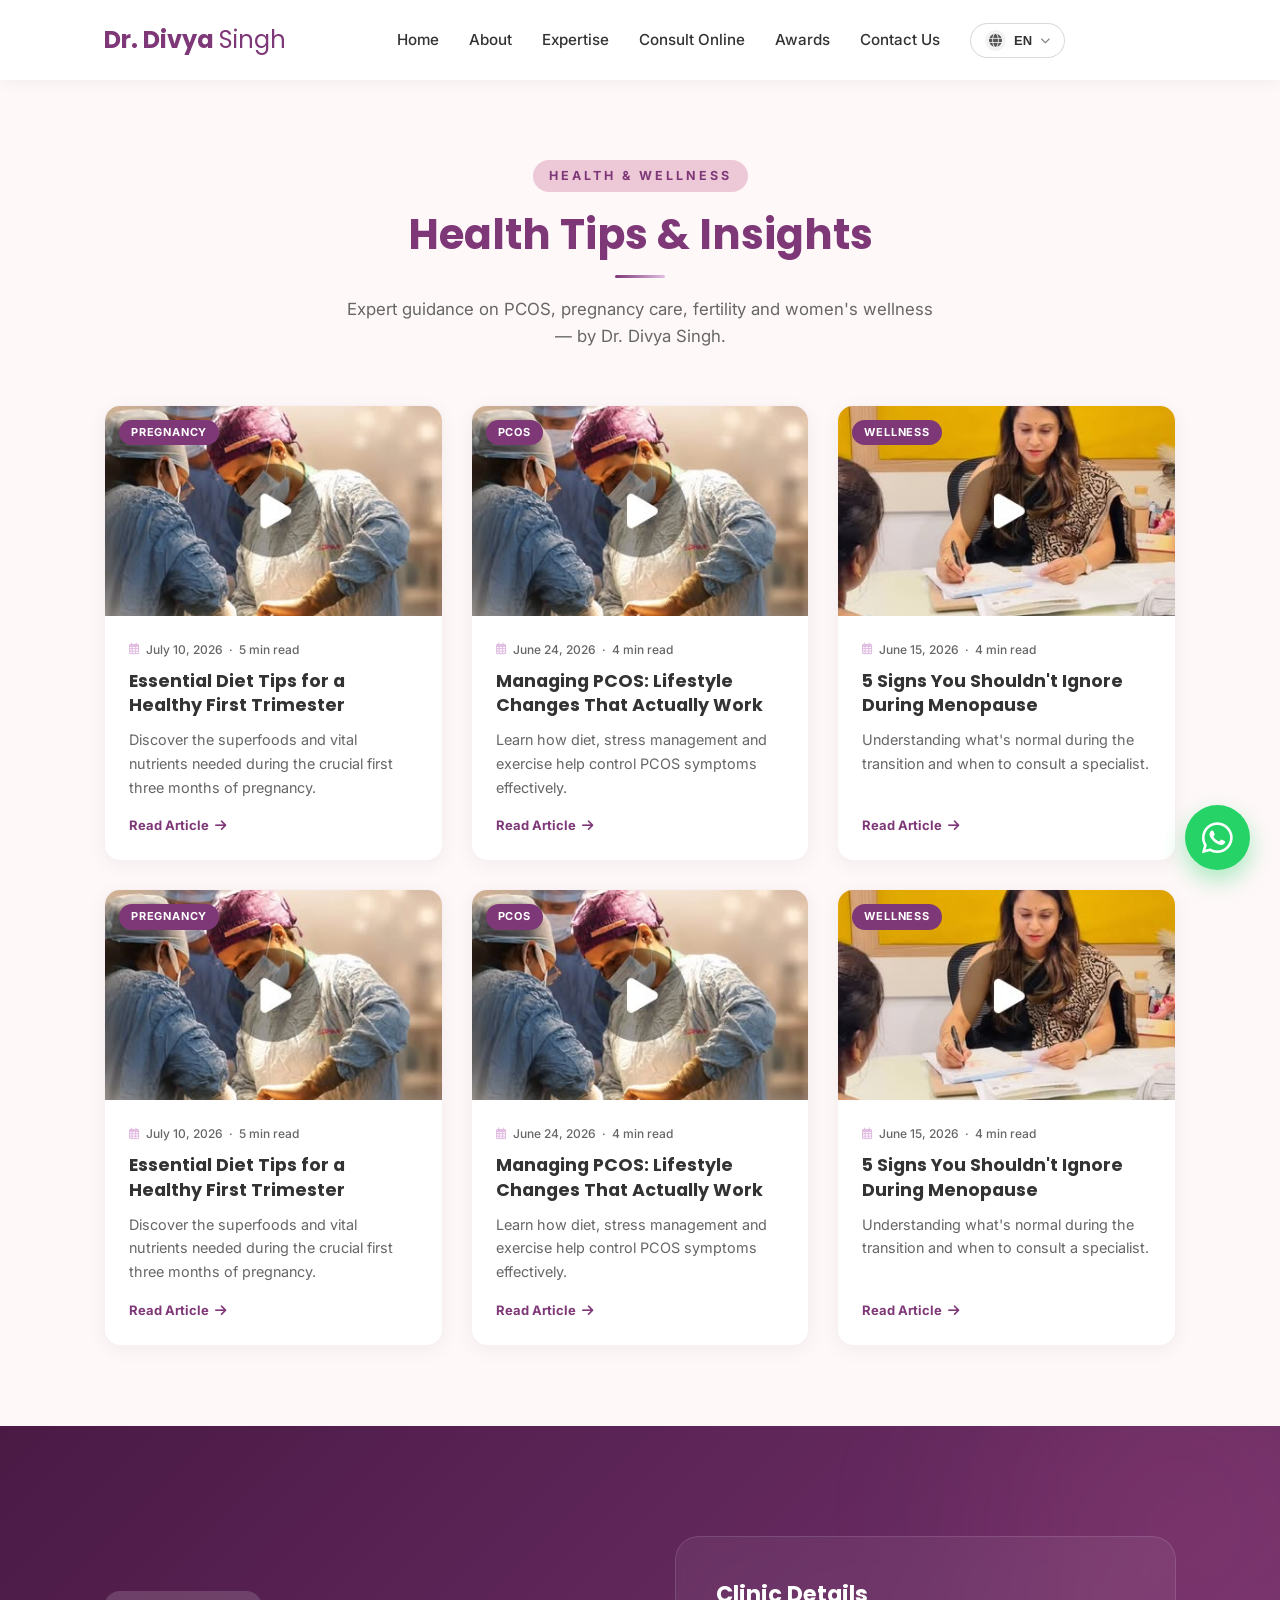
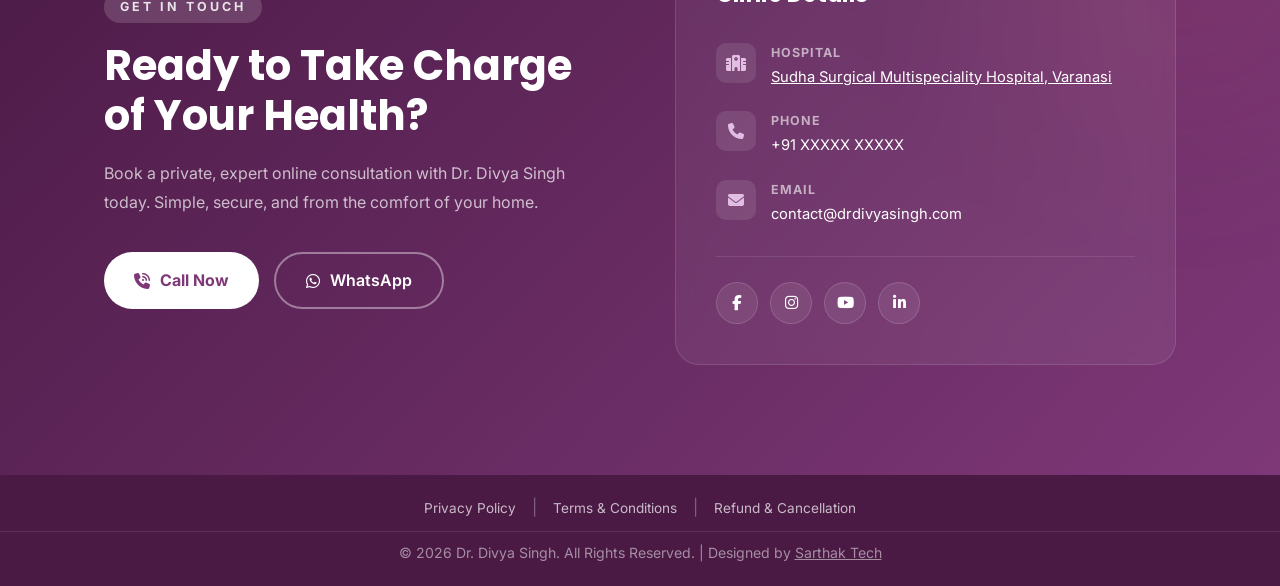
<file: blog.html>
<!DOCTYPE html>
<html lang="en">

<head>
    <meta charset="UTF-8">
    <meta name="viewport" content="width=device-width, initial-scale=1.0">
    <title>Dr. Divya Singh | Obstetrician & Gynaecologist</title>
    <meta name="description"
        content="Dr. Divya Singh is a highly experienced Obstetrician, Gynaecologist, and Fertility Specialist in Varanasi.">
    <link rel="preconnect" href="https://fonts.googleapis.com">
    <link rel="preconnect" href="https://fonts.gstatic.com" crossorigin>
    <link
        href="https://fonts.googleapis.com/css2?family=Inter:wght@300;400;500;600&family=Poppins:wght@400;500;600;700&display=swap"
        rel="stylesheet">
    <link rel="stylesheet" href="https://cdnjs.cloudflare.com/ajax/libs/font-awesome/6.4.0/css/all.min.css">
    <link rel="stylesheet" href="style.css">
    <link rel="stylesheet" href="google-translate.css">
    <style>
        body {
            padding-top: 80px;
        }
    </style>
</head>

<body>
    <!-- Navbar -->
    <nav class="navbar">
        <div class="container nav-container">
            <a href="index.html#" class="logo">Dr. Divya <span>Singh</span></a>
            <ul class="nav-links">
                <li><a href="index.html#home">Home</a></li>
                <li><a href="index.html#about">About</a></li>
                <li><a href="index.html#expertise">Expertise</a></li>
                <li><a href="index.html#process">Consult Online</a></li>
                <li><a href="index.html#awards">Awards</a></li>
                <li><a href="index.html#contact">Contact Us</a></li>
                <li id="language-selector-container" style="list-style:none;"></li>

            </ul>
            <div class="nav-actions">
                <div class="hamburger">
                    <i class="fas fa-bars"></i>
                </div>
            </div>
        </div>
    </nav>

    <section class="blog-section" id="blog">
        <div class="container">
            <div class="section-title text-center reveal-up">
                <span class="eyebrow-label">Health &amp; Wellness</span>
                <h2>Health Tips &amp; Insights</h2>
                <div class="divider"></div>
                <p>Expert guidance on PCOS, pregnancy care, fertility and women's wellness — by Dr. Divya Singh.</p>
            </div>

            <div class="blog-grid">

                <!-- Card 1 -->
                <a href="#" class="blog-card reveal-up" style="--delay:0.1s">
                    <div class="blog-card-img">
                        <img src="images/reel1.jpg" alt="Pregnancy Care">
                        <span class="blog-card-tag">Pregnancy</span>
                    </div>
                    <div class="blog-card-body">
                        <span class="blog-card-date"><i class="far fa-calendar-alt"></i> July 10, 2026 &nbsp;·&nbsp; 5
                            min read</span>
                        <h3>Essential Diet Tips for a Healthy First Trimester</h3>
                        <p>Discover the superfoods and vital nutrients needed during the crucial first three months of
                            pregnancy.</p>
                        <span class="blog-card-link">Read Article <i class="fas fa-arrow-right"></i></span>
                    </div>
                </a>

                <!-- Card 2 -->
                <a href="#" class="blog-card reveal-up" style="--delay:0.2s">
                    <div class="blog-card-img">
                        <img src="images/reel2.jpg" alt="PCOS">
                        <span class="blog-card-tag">PCOS</span>
                    </div>
                    <div class="blog-card-body">
                        <span class="blog-card-date"><i class="far fa-calendar-alt"></i> June 24, 2026 &nbsp;·&nbsp; 4
                            min read</span>
                        <h3>Managing PCOS: Lifestyle Changes That Actually Work</h3>
                        <p>Learn how diet, stress management and exercise help control PCOS symptoms effectively.</p>
                        <span class="blog-card-link">Read Article <i class="fas fa-arrow-right"></i></span>
                    </div>
                </a>

                <!-- Card 3 -->
                <a href="#" class="blog-card reveal-up" style="--delay:0.3s">
                    <div class="blog-card-img">
                        <img src="images/reel5.jpg" alt="Menopause">
                        <span class="blog-card-tag">Wellness</span>
                    </div>
                    <div class="blog-card-body">
                        <span class="blog-card-date"><i class="far fa-calendar-alt"></i> June 15, 2026 &nbsp;·&nbsp; 4
                            min read</span>
                        <h3>5 Signs You Shouldn't Ignore During Menopause</h3>
                        <p>Understanding what's normal during the transition and when to consult a specialist.</p>
                        <span class="blog-card-link">Read Article <i class="fas fa-arrow-right"></i></span>
                    </div>
                </a>



                <!-- Card 1 -->
                <a href="#" class="blog-card reveal-up" style="--delay:0.1s">
                    <div class="blog-card-img">
                        <img src="images/reel1.jpg" alt="Pregnancy Care">
                        <span class="blog-card-tag">Pregnancy</span>
                    </div>
                    <div class="blog-card-body">
                        <span class="blog-card-date"><i class="far fa-calendar-alt"></i> July 10, 2026 &nbsp;·&nbsp; 5
                            min read</span>
                        <h3>Essential Diet Tips for a Healthy First Trimester</h3>
                        <p>Discover the superfoods and vital nutrients needed during the crucial first three months of
                            pregnancy.</p>
                        <span class="blog-card-link">Read Article <i class="fas fa-arrow-right"></i></span>
                    </div>
                </a>

                <!-- Card 2 -->
                <a href="#" class="blog-card reveal-up" style="--delay:0.2s">
                    <div class="blog-card-img">
                        <img src="images/reel2.jpg" alt="PCOS">
                        <span class="blog-card-tag">PCOS</span>
                    </div>
                    <div class="blog-card-body">
                        <span class="blog-card-date"><i class="far fa-calendar-alt"></i> June 24, 2026 &nbsp;·&nbsp; 4
                            min read</span>
                        <h3>Managing PCOS: Lifestyle Changes That Actually Work</h3>
                        <p>Learn how diet, stress management and exercise help control PCOS symptoms effectively.</p>
                        <span class="blog-card-link">Read Article <i class="fas fa-arrow-right"></i></span>
                    </div>
                </a>

                <!-- Card 3 -->
                <a href="#" class="blog-card reveal-up" style="--delay:0.3s">
                    <div class="blog-card-img">
                        <img src="images/reel5.jpg" alt="Menopause">
                        <span class="blog-card-tag">Wellness</span>
                    </div>
                    <div class="blog-card-body">
                        <span class="blog-card-date"><i class="far fa-calendar-alt"></i> June 15, 2026 &nbsp;·&nbsp; 4
                            min read</span>
                        <h3>5 Signs You Shouldn't Ignore During Menopause</h3>
                        <p>Understanding what's normal during the transition and when to consult a specialist.</p>
                        <span class="blog-card-link">Read Article <i class="fas fa-arrow-right"></i></span>
                    </div>
                </a>

            </div><!-- end .blog-grid -->


        </div>
    </section>



    <!-- Contact / CTA Section -->
    <section class="cta-section" id="contact">
        <div class="cta-bg-overlay"></div>
        <div class="container cta-container">
            <div class="cta-content reveal-up">
                <span class="eyebrow-label light">Get In Touch</span>
                <h2>Ready to Take Charge<br>of Your Health?</h2>
                <p>Book a private, expert online consultation with Dr. Divya Singh today. Simple, secure, and from the
                    comfort of your home.</p>
                <div class="cta-buttons">
                    <a href="tel:+91XXXXXXXXXX" class="btn-white"><i class="fas fa-phone-volume"></i> Call Now</a>
                    <a href="https://wa.me/91XXXXXXXXXX" class="btn-white-outline"><i class="fab fa-whatsapp"></i>
                        WhatsApp</a>
                </div>
            </div>
            <div class="contact-card reveal-right">
                <h3>Clinic Details</h3>
                <div class="contact-info-row">
                    <i class="fas fa-hospital-alt"></i>
                    <div>
                        <strong>Hospital</strong>
                        <p><a href="https://sudhasurgicalhospital.com" target="_blank" rel="noopener noreferrer"
                                style="color: inherit; text-decoration: underline;">Sudha Surgical Multispeciality
                                Hospital, Varanasi</a></p>
                    </div>
                </div>
                <div class="contact-info-row">
                    <i class="fas fa-phone"></i>
                    <div>
                        <strong>Phone</strong>
                        <p>+91 XXXXX XXXXX</p>
                    </div>
                </div>
                <div class="contact-info-row">
                    <i class="fas fa-envelope"></i>
                    <div>
                        <strong>Email</strong>
                        <p>contact@drdivyasingh.com</p>
                    </div>
                </div>
                <div class="contact-socials">
                    <a href="#"><i class="fab fa-facebook-f"></i></a>
                    <a href="#"><i class="fab fa-instagram"></i></a>
                    <a href="#"><i class="fab fa-youtube"></i></a>
                    <a href="#"><i class="fab fa-linkedin-in"></i></a>
                </div>
            </div>
        </div>
    </section>

    <!-- Footer -->
    <footer class="site-footer">
        <div class="footer-links">
            <a href="privacy.html">Privacy Policy</a>
            <span>|</span>
            <a href="terms.html">Terms &amp; Conditions</a>
            <span>|</span>
            <a href="refund.html">Refund &amp; Cancellation</a>
        </div>
        <div class="footer-bottom-bar">
            <p>&copy; 2026 Dr. Divya Singh. All Rights Reserved. | Designed by <a href="https://sarthaktech.co.in/"
                    target="_blank" rel="noopener noreferrer">Sarthak Tech</a></p>
        </div>
    </footer>

    <!-- Floating WhatsApp Button -->
    <a href="https://wa.me/91XXXXXXXXXX" class="floating-whatsapp" target="_blank" rel="noopener noreferrer"
        aria-label="Chat with us on WhatsApp">
        <i class="fab fa-whatsapp"></i>
    </a>

    <script src="script.js"></script>
    <script src="google-translate.js"></script>
    <script>
        // ── Video Modal ──
        const VIDEO_SRC = ''; // paste your YouTube embed URL here e.g. https://www.youtube.com/embed/VIDEOID?autoplay=1
        const modal = document.getElementById('videoModal');
        const iframe = document.getElementById('videoIframe');
        const openBtn = document.getElementById('openVideoModal');
        const closeBtn = document.getElementById('closeVideoModal');

        openBtn.addEventListener('click', function () {
            iframe.src = VIDEO_SRC;
            modal.classList.add('active');
            document.body.style.overflow = 'hidden';
        });

        function closeModal() {
            modal.classList.remove('active');
            iframe.src = '';
            document.body.style.overflow = '';
        }

        closeBtn.addEventListener('click', closeModal);
        modal.addEventListener('click', function (e) {
            if (e.target === modal) closeModal();
        });
        document.addEventListener('keydown', function (e) {
            if (e.key === 'Escape') closeModal();
        });
    </script>
</body>

</html>
</file>
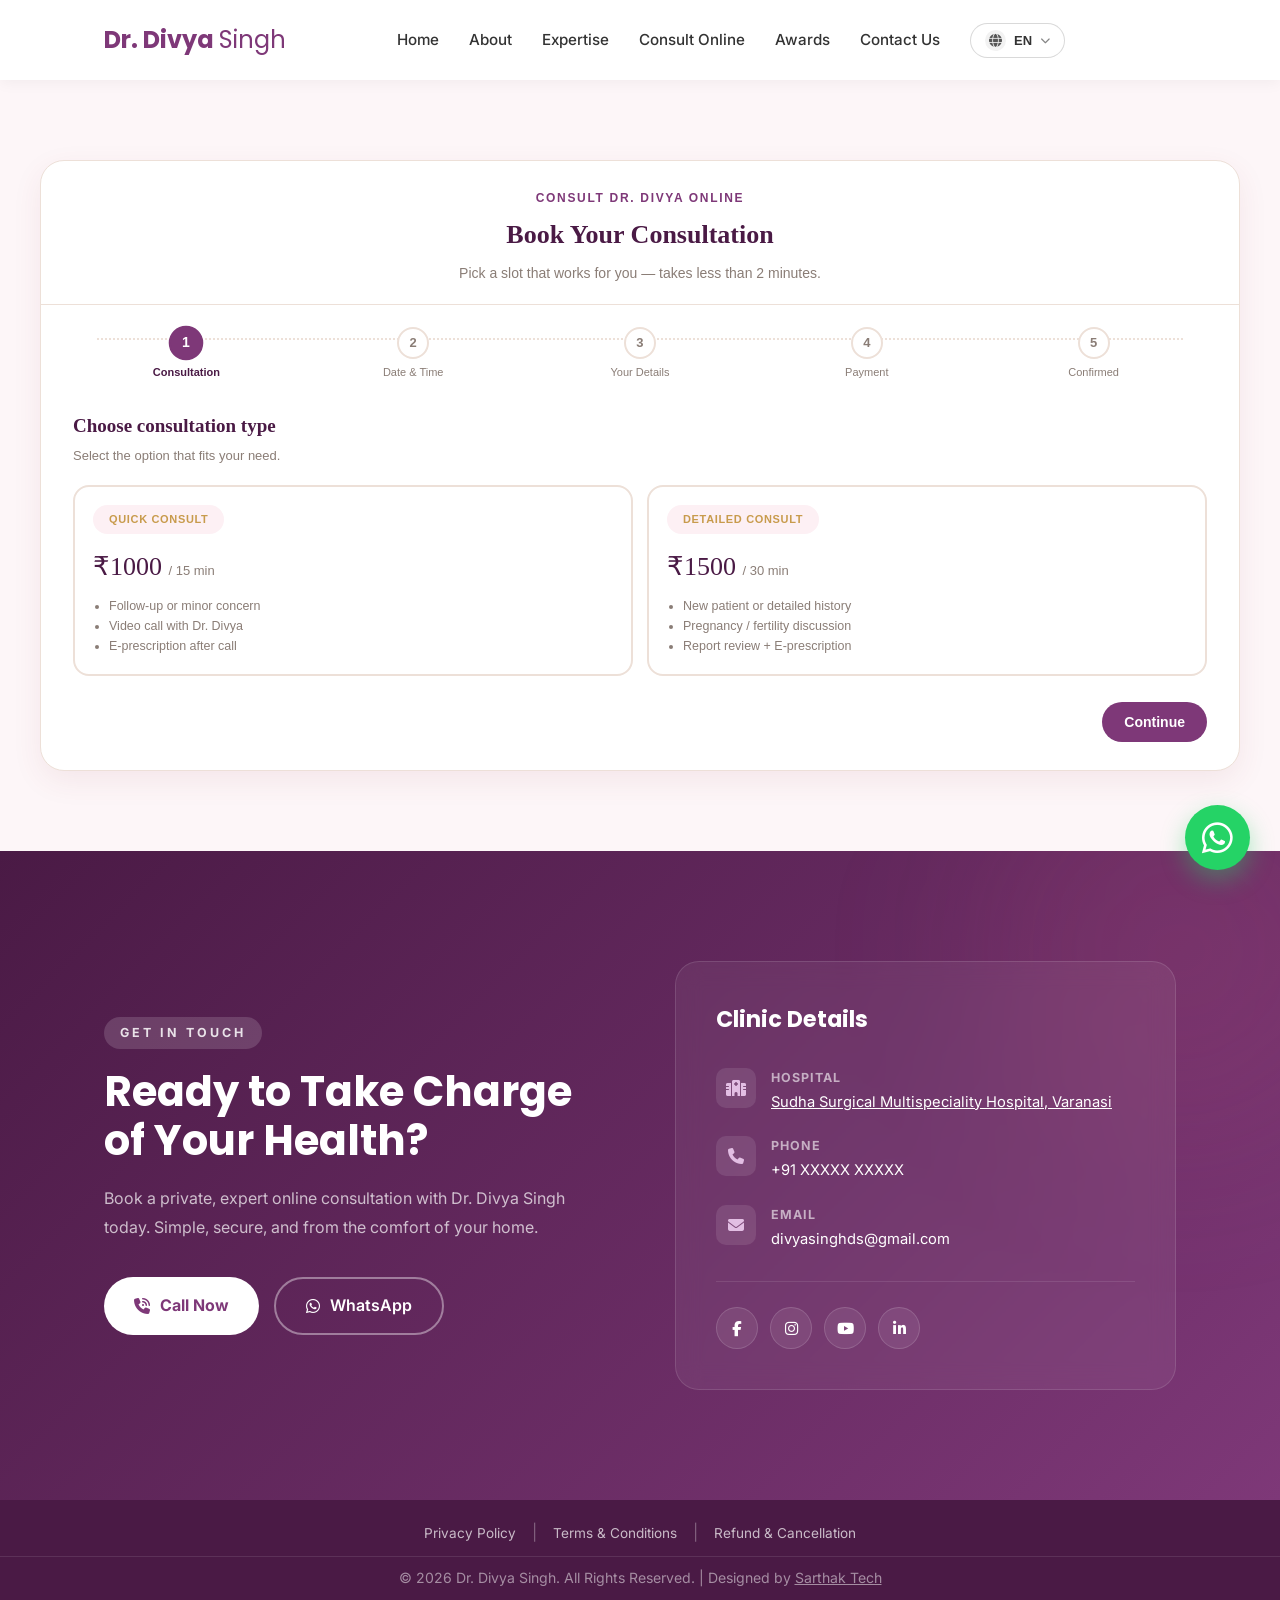
<file: book_online.html>
<!DOCTYPE html>
<html lang="en">

<head>
    <meta charset="UTF-8">
    <meta name="viewport" content="width=device-width, initial-scale=1.0">
    <title>Book Online Consultation | Dr. Divya Singh</title>
    <meta name="description"
        content="Book a private, expert online consultation with Dr. Divya Singh today. Simple, secure, and from the comfort of your home.">
    <link rel="preconnect" href="https://fonts.googleapis.com">
    <link rel="preconnect" href="https://fonts.gstatic.com" crossorigin>
    <link
        href="https://fonts.googleapis.com/css2?family=Inter:wght@300;400;500;600&family=Poppins:wght@400;500;600;700&display=swap"
        rel="stylesheet">
    <link rel="stylesheet" href="https://cdnjs.cloudflare.com/ajax/libs/font-awesome/6.4.0/css/all.min.css">
    <link rel="stylesheet" href="style.css">
    <link rel="stylesheet" href="google-translate.css">
    <style>
        /* Add some padding to push the section below the fixed navbar */
        body {
            padding-top: 80px;
        }

        .book-section {
            min-height: calc(100vh - 150px);
        }
    </style>
</head>

<body>
    <!-- Navbar -->
    <nav class="navbar">
        <div class="container nav-container">
            <a href="index.html" class="logo">Dr. Divya <span>Singh</span></a>
            <ul class="nav-links">
                <li><a href="index.html#home">Home</a></li>
                <li><a href="index.html#about">About</a></li>
                <li><a href="index.html#expertise">Expertise</a></li>
                <li><a href="index.html#process">Consult Online</a></li>
                <li><a href="index.html#awards">Awards</a></li>
                <li><a href="index.html#contact">Contact Us</a></li>
                <li id="language-selector-container" style="list-style:none;"></li>

            </ul>
            <div class="nav-actions">
                <div class="hamburger">
                    <i class="fas fa-bars"></i>
                </div>
            </div>
        </div>
    </nav>
    <!-- Booking Widget Section -->
    <section class="book-section" id="book-consultation">
        <div class="book-widget">
            <div class="widget-header">
                <div class="eyebrow">Consult Dr. Divya Online</div>
                <h1>Book Your Consultation</h1>
                <p>Pick a slot that works for you &mdash; takes less than 2 minutes.</p>
            </div>

            <div class="stepper" id="stepper"></div>
            <div class="progress-mobile">
                <div class="progress-track">
                    <div class="progress-fill" id="progressFill"></div>
                </div>
                <div class="progress-text" id="progressText"></div>
            </div>

            <!-- STEP 1 -->
            <div class="panel step-panel" id="step-1">
                <h2>Choose consultation type</h2>
                <div class="sub">Select the option that fits your need.</div>
                <div class="consult-cards">
                    <div class="consult-card" data-type="quick" data-price="1000" data-mins="15">
                        <div class="check">&#10003;</div>
                        <div class="tag">Quick Consult</div>
                        <div class="price">&#8377;1000 <span>/ 15 min</span></div>
                        <ul>
                            <li>Follow-up or minor concern</li>
                            <li>Video call with Dr. Divya</li>
                            <li>E-prescription after call</li>
                        </ul>
                    </div>
                    <div class="consult-card" data-type="detailed" data-price="1500" data-mins="30">
                        <div class="check">&#10003;</div>
                        <div class="tag">Detailed Consult</div>
                        <div class="price">&#8377;1500 <span>/ 30 min</span></div>
                        <ul>
                            <li>New patient or detailed history</li>
                            <li>Pregnancy / fertility discussion</li>
                            <li>Report review + E-prescription</li>
                        </ul>
                    </div>
                </div>
                <div class="error" id="err-1">Please select a consultation type to continue.</div>
            </div>

            <!-- STEP 2 -->
            <div class="panel step-panel" id="step-2" style="display:none;">
                <h2>Pick date & time</h2>
                <div class="sub">All times shown are IST.</div>
                <div class="date-scroll" id="dateScroll"></div>
                <div class="slot-grid" id="slotGrid"></div>
                <div class="error" id="err-2">Please select a date and an available time slot.</div>
            </div>

            <!-- STEP 3 -->
            <div class="panel step-panel" id="step-3" style="display:none;">
                <h2>Your details</h2>
                <div class="sub">We'll use this to confirm your booking and send the video link.</div>
                <div class="form-grid">
                    <div class="field"><label for="pName">Full Name*</label><input id="pName" type="text"
                            placeholder="e.g. Priya Sharma"></div>
                    <div class="field"><label for="pAge">Age*</label><input id="pAge" type="number" min="1"
                            placeholder="e.g. 28"></div>
                    <div class="field"><label for="pPhone">Phone Number*</label><input id="pPhone" type="tel"
                            placeholder="10-digit mobile"></div>
                    <div class="field"><label for="pEmail">Email (optional)</label><input id="pEmail" type="email"
                            placeholder="you@example.com"></div>
                    <div class="field full">
                        <label>Are you a</label>
                        <div class="toggle-row">
                            <div class="toggle-opt selected" data-val="new">New Patient</div>
                            <div class="toggle-opt" data-val="existing">Existing Patient</div>
                        </div>
                    </div>
                    <div class="field full"><label for="pReason">Reason for consultation*</label><textarea id="pReason"
                            rows="3" placeholder="Briefly describe your concern..."></textarea></div>
                </div>
                <div class="error" id="err-3">Please fill Name, Age, Phone Number and Reason.</div>
            </div>

            <!-- STEP 4 -->
            <div class="panel step-panel" id="step-4" style="display:none;">
                <h2>Review & pay</h2>
                <div class="sub">Confirm your details before payment.</div>
                <div class="summary-card" id="summaryCard"></div>
                <div class="sub" style="margin-bottom:10px;">Choose payment method</div>
                <div class="pay-methods">
                    <div class="pay-opt" data-method="upi"><span class="ic">ðŸ“±</span>UPI</div>
                    <div class="pay-opt" data-method="card"><span class="ic">ðŸ’³</span>Card</div>
                    <div class="pay-opt" data-method="netbanking"><span class="ic">ðŸ¦</span>Netbanking</div>
                </div>
                <div class="error" id="err-4">Please select a payment method.</div>
            </div>

            <!-- STEP 5 -->
            <div class="panel step-panel" id="step-5" style="display:none;">
                <div class="confirm-wrap">
                    <div class="confirm-icon">&#10003;</div>
                    <h2>Booking Confirmed!</h2>
                    <div class="bid">Booking ID: <b id="bookingId"></b></div>
                    <div class="confirm-note" id="confirmSummary"></div>
                    <div class="confirm-note">ðŸ“² Your video call link and reminder will be sent on WhatsApp & Email 10
                        minutes before your slot.</div>
                </div>
            </div>

            <div class="panel-footer">
                <button class="btn btn-ghost" id="backBtn" style="visibility:hidden;">&larr; Back</button>
                <button class="btn btn-primary" id="nextBtn">Continue</button>
            </div>
        </div>
    </section>
    <!-- Contact / CTA Section -->
    <section class="cta-section" id="contact">
        <div class="cta-bg-overlay"></div>
        <div class="container cta-container">
            <div class="cta-content reveal-up">
                <span class="eyebrow-label light">Get In Touch</span>
                <h2>Ready to Take Charge<br>of Your Health?</h2>
                <p>Book a private, expert online consultation with Dr. Divya Singh today. Simple, secure, and from the
                    comfort of your home.</p>
                <div class="cta-buttons">
                    <a href="tel:+91XXXXXXXXXX" class="btn-white"><i class="fas fa-phone-volume"></i> Call Now</a>
                    <a href="https://wa.me/91XXXXXXXXXX" class="btn-white-outline"><i class="fab fa-whatsapp"></i>
                        WhatsApp</a>
                </div>
            </div>
            <div class="contact-card reveal-right">
                <h3>Clinic Details</h3>
                <div class="contact-info-row">
                    <i class="fas fa-hospital-alt"></i>
                    <div>
                        <strong>Hospital</strong>
                        <p><a href="https://sudhasurgicalhospital.com" target="_blank" rel="noopener noreferrer"
                                style="color: inherit; text-decoration: underline;">Sudha Surgical Multispeciality
                                Hospital, Varanasi</a></p>
                    </div>
                </div>
                <div class="contact-info-row">
                    <i class="fas fa-phone"></i>
                    <div>
                        <strong>Phone</strong>
                        <p>+91 XXXXX XXXXX</p>
                    </div>
                </div>
                <div class="contact-info-row">
                    <i class="fas fa-envelope"></i>
                    <div>
                        <strong>Email</strong>
                        <p>divyasinghds@gmail.com</p>
                    </div>
                </div>
                <div class="contact-socials">
                    <a href="#"><i class="fab fa-facebook-f"></i></a>
                    <a href="#"><i class="fab fa-instagram"></i></a>
                    <a href="#"><i class="fab fa-youtube"></i></a>
                    <a href="#"><i class="fab fa-linkedin-in"></i></a>
                </div>
            </div>
        </div>
    </section>

    <!-- Footer -->
    <footer class="site-footer">
        <div class="footer-links">
            <a href="privacy.html">Privacy Policy</a>
            <span>|</span>
            <a href="terms.html">Terms &amp; Conditions</a>
            <span>|</span>
            <a href="refund.html">Refund &amp; Cancellation</a>
        </div>
        <div class="footer-bottom-bar">
            <p>&copy; 2026 Dr. Divya Singh. All Rights Reserved. | Designed by <a href="https://sarthaktech.co.in/" target="_blank" rel="noopener noreferrer">Sarthak Tech</a></p>
        </div>
    </footer>

    <!-- Floating WhatsApp Button -->
    <a href="https://wa.me/91XXXXXXXXXX" class="floating-whatsapp" target="_blank" rel="noopener noreferrer"
        aria-label="Chat with us on WhatsApp">
        <i class="fab fa-whatsapp"></i>
    </a>

    <script src="script.js"></script>
    <script src="google-translate.js"></script>
    <script>
        // ── Video Modal ──
        const VIDEO_SRC = ''; // paste your YouTube embed URL here e.g. https://www.youtube.com/embed/VIDEOID?autoplay=1
        const modal = document.getElementById('videoModal');
        const iframe = document.getElementById('videoIframe');
        const openBtn = document.getElementById('openVideoModal');
        const closeBtn = document.getElementById('closeVideoModal');

        openBtn.addEventListener('click', function () {
            iframe.src = VIDEO_SRC;
            modal.classList.add('active');
            document.body.style.overflow = 'hidden';
        });

        function closeModal() {
            modal.classList.remove('active');
            iframe.src = '';
            document.body.style.overflow = '';
        }

        closeBtn.addEventListener('click', closeModal);
        modal.addEventListener('click', function (e) {
            if (e.target === modal) closeModal();
        });
        document.addEventListener('keydown', function (e) {
            if (e.key === 'Escape') closeModal();
        });
    </script>
</body>

</html>
</file>
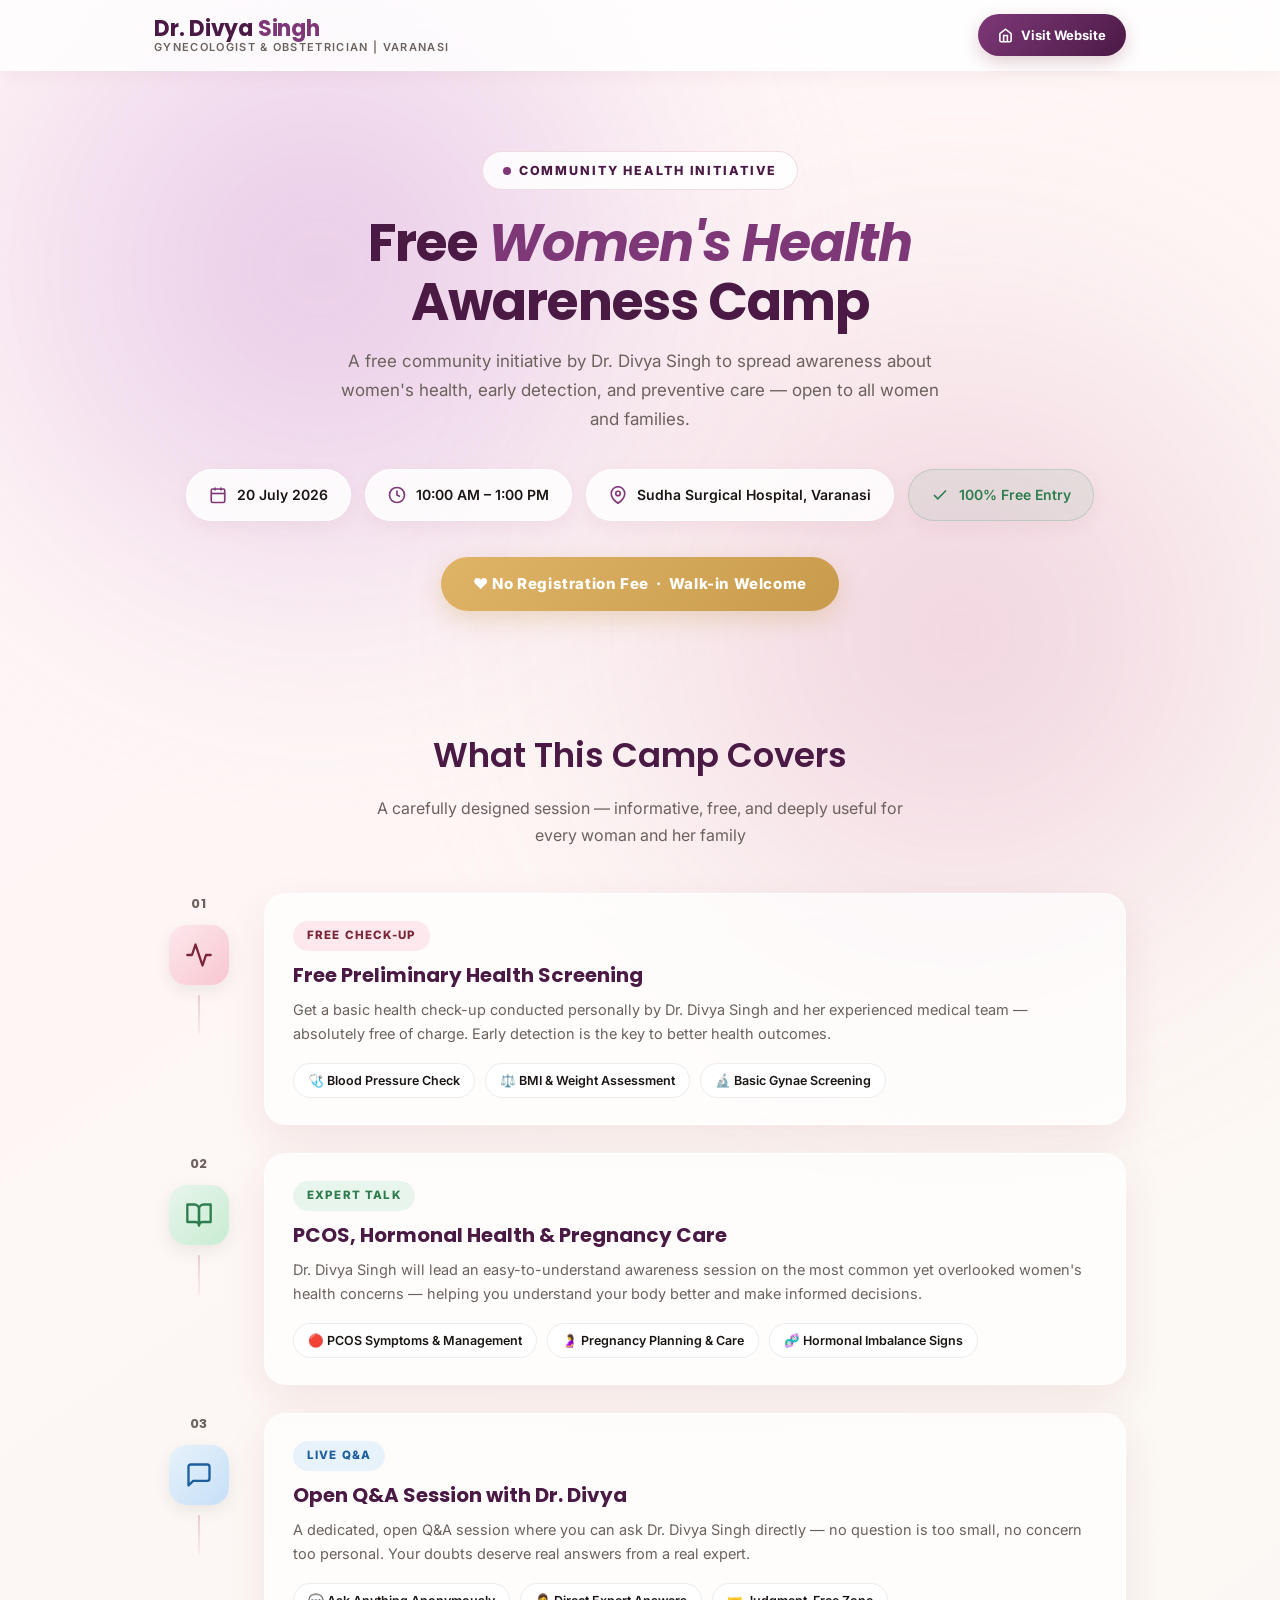
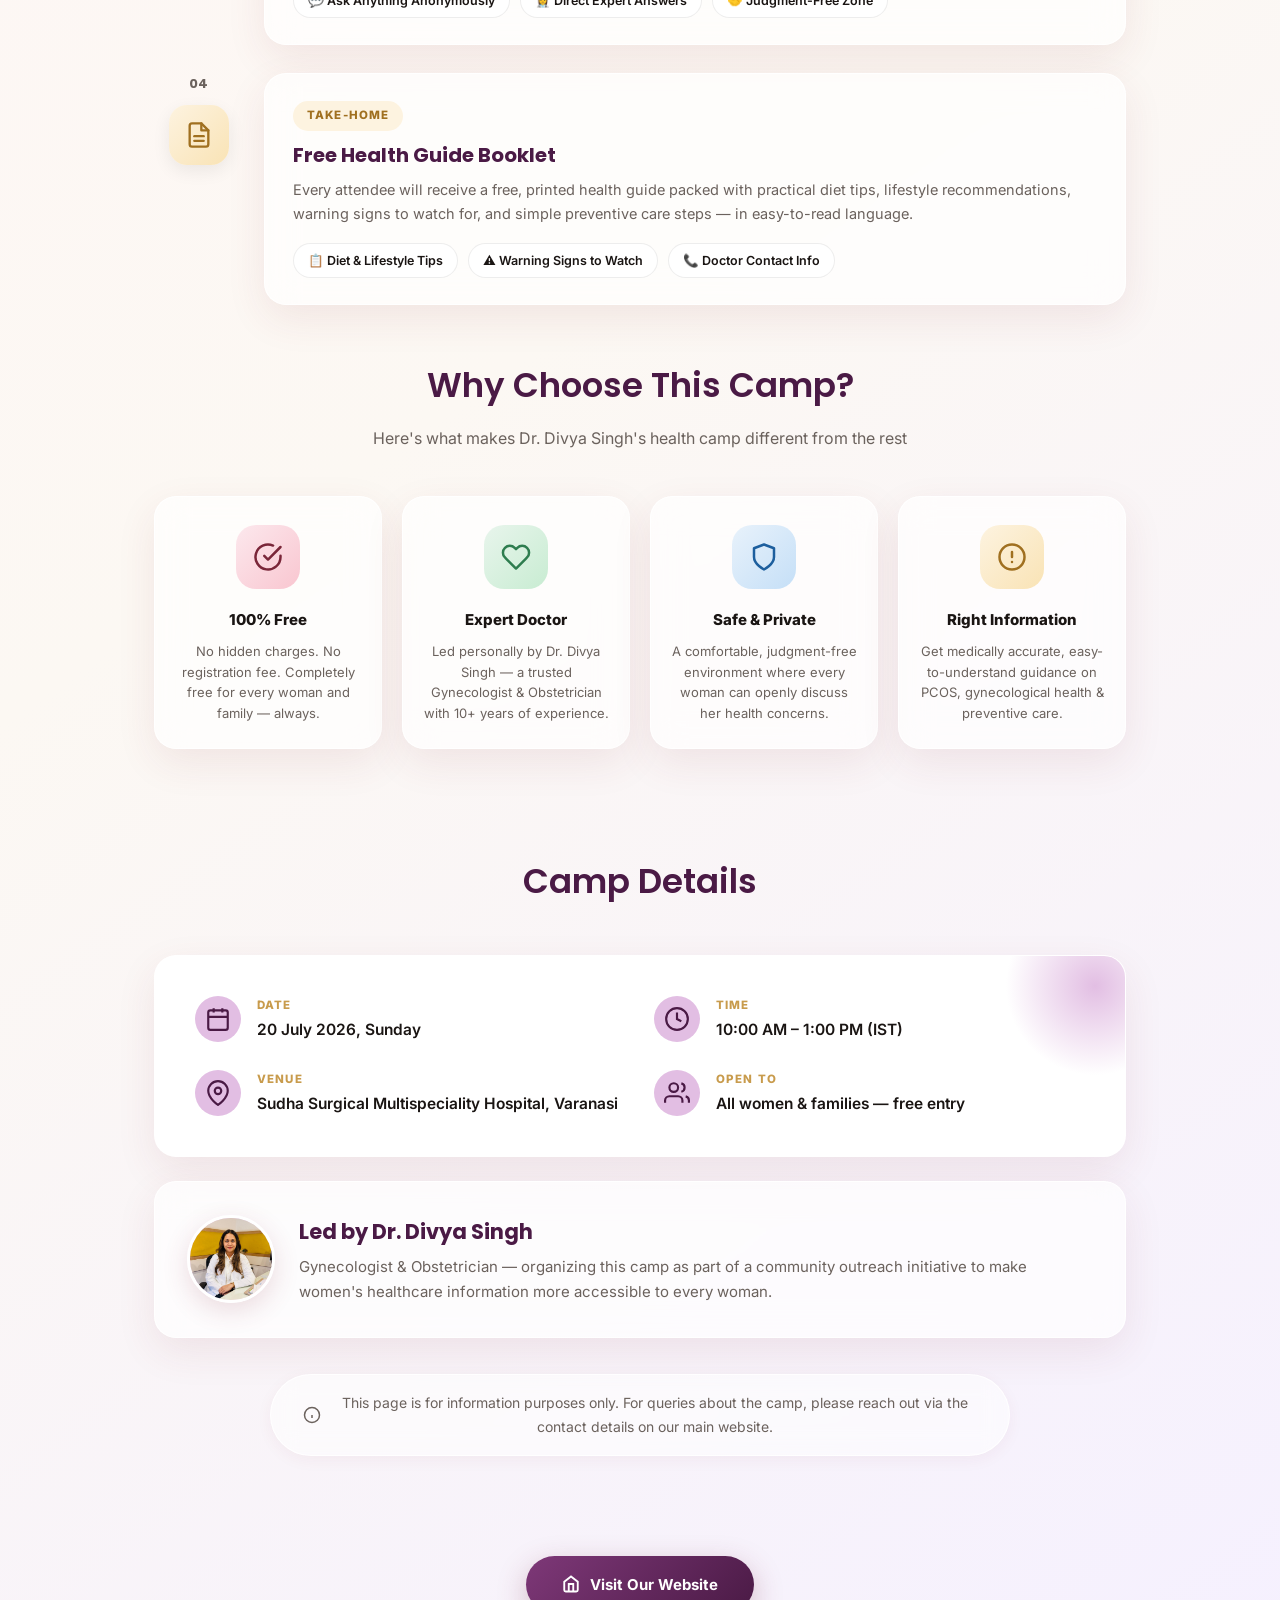
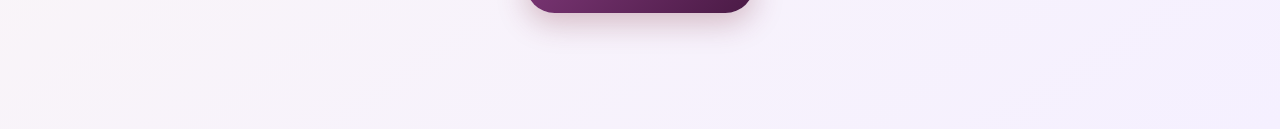
<file: campaign.html>
<!DOCTYPE html>
<html lang="en">

<head>
    <meta charset="UTF-8">
    <meta name="viewport" content="width=device-width, initial-scale=1.0">
    <title>Women's Health Awareness Camp | Dr. Divya Singh</title>
    <meta http-equiv="Cache-Control" content="no-cache, no-store, must-revalidate">
    <meta http-equiv="Pragma" content="no-cache">
    <meta http-equiv="Expires" content="0">
    <meta name="description"
        content="Free Women's Health Awareness Camp by Dr. Divya Singh — PCOS, Gynecological health and preventive care, open to all women and families.">
    <link rel="preconnect" href="https://fonts.googleapis.com">
    <link
        href="https://fonts.googleapis.com/css2?family=Inter:wght@300;400;500;600&family=Poppins:wght@400;500;600;700&display=swap"
        rel="stylesheet">
    <style>
        :root {
            --rose: #7e3878;
            --rose-dark: #4a1a45;
            --rose-light: #e2bee3;
            --gold: #C89B4C;
            --ink: #1a1513;
            --muted: #6b625d;
            --card-bg: rgba(255, 255, 255, 0.68);
            --card-border: rgba(255, 255, 255, 0.85);
            --radius: 22px;
            --shadow: 0 14px 40px rgba(130, 40, 60, 0.09);
            --transition: all 0.3s cubic-bezier(0.25, 0.8, 0.25, 1);
        }

        *,
        *::before,
        *::after {
            box-sizing: border-box;
            margin: 0;
            padding: 0;
        }

        html {
            scroll-behavior: smooth;
        }

        body {
            font-family: 'Inter', sans-serif;
            background: linear-gradient(145deg, #FFF5F7 0%, #FCF8F3 55%, #F5F0FF 100%);
            color: var(--ink);
            line-height: 1.7;
            min-height: 100vh;
            overflow-x: hidden;
            position: relative;
        }

        /* Decorative background blobs */
        body::before {
            content: '';
            position: fixed;
            top: -20vh;
            left: -10vw;
            width: 70vw;
            height: 70vw;
            background: radial-gradient(circle, #e2bee3 0%, transparent 70%);
            border-radius: 50%;
            z-index: -1;
            filter: blur(80px);
            opacity: 0.85;
        }

        body::after {
            content: '';
            position: fixed;
            bottom: -20vh;
            right: -10vw;
            width: 70vw;
            height: 70vw;
            background: radial-gradient(circle, #edc9d8 0%, transparent 70%);
            border-radius: 50%;
            z-index: -1;
            filter: blur(90px);
            opacity: 0.85;
        }

        h1,
        h2,
        h3 {
            font-family: 'Poppins', sans-serif;
        }

        .wrap {
            max-width: 1020px;
            margin: 0 auto;
            padding: 0 24px;
        }

        /* Glass card */
        .glass {
            background: var(--card-bg);
            backdrop-filter: blur(16px);
            -webkit-backdrop-filter: blur(16px);
            border: 1px solid var(--card-border);
            border-radius: var(--radius);
            box-shadow: var(--shadow);
        }

        /* â”€â”€â”€ HERO â”€â”€â”€ */
        .hero {
            padding: 80px 0 64px;
            text-align: center;
            animation: fadeUp 0.8s ease-out both;
        }

        @keyframes fadeUp {
            from {
                opacity: 0;
                transform: translateY(24px);
            }

            to {
                opacity: 1;
                transform: translateY(0);
            }
        }

        .eyebrow {
            display: inline-flex;
            align-items: center;
            gap: 8px;
            font-size: 12.5px;
            letter-spacing: 0.15em;
            text-transform: uppercase;
            color: var(--rose-dark);
            font-weight: 800;
            background: rgba(255, 255, 255, 0.85);
            border: 1px solid rgba(184, 75, 101, 0.18);
            padding: 8px 20px;
            border-radius: 999px;
            margin-bottom: 24px;
        }

        .eyebrow .live-dot {
            width: 8px;
            height: 8px;
            background: var(--rose);
            border-radius: 50%;
            animation: pulse 1.8s ease-in-out infinite;
        }

        @keyframes pulse {

            0%,
            100% {
                transform: scale(1);
                opacity: 1;
            }

            50% {
                transform: scale(1.6);
                opacity: 0.5;
            }
        }

        .hero h1 {
            font-size: clamp(30px, 5vw, 52px);
            font-weight: 700;
            color: var(--rose-dark);
            max-width: 820px;
            margin: 0 auto 16px;
            line-height: 1.12;
            letter-spacing: -0.02em;
        }

        .hero h1 em {
            font-style: italic;
            color: var(--rose);
        }

        .hero p.sub {
            color: var(--muted);
            font-size: 17px;
            max-width: 600px;
            margin: 0 auto 36px;
        }

        /* Info pills */
        .badge-row {
            display: flex;
            flex-wrap: wrap;
            gap: 14px;
            justify-content: center;
            margin-bottom: 36px;
        }

        .badge-pill {
            display: inline-flex;
            align-items: center;
            gap: 10px;
            background: rgba(255, 255, 255, 0.82);
            backdrop-filter: blur(10px);
            border: 1px solid rgba(255, 255, 255, 0.9);
            border-radius: 100px;
            padding: 13px 22px;
            font-size: 14px;
            font-weight: 600;
            color: var(--ink);
            box-shadow: 0 6px 20px rgba(130, 40, 60, 0.06);
            transition: var(--transition);
        }

        .badge-pill:hover {
            transform: translateY(-3px);
            box-shadow: 0 12px 32px rgba(130, 40, 60, 0.10);
            background: #fff;
        }

        .badge-pill svg {
            width: 18px;
            height: 18px;
            stroke: var(--rose);
            stroke-width: 2.2;
            fill: none;
            flex-shrink: 0;
        }

        .free-tag {
            display: inline-flex;
            align-items: center;
            gap: 10px;
            background: linear-gradient(135deg, #e0b467, #c89b4c);
            color: #fff;
            font-weight: 800;
            font-size: 15px;
            padding: 14px 32px;
            border-radius: 999px;
            box-shadow: 0 8px 24px rgba(200, 155, 76, 0.3);
            letter-spacing: 0.04em;
        }

        /* â”€â”€â”€ SECTIONS â”€â”€â”€ */
        section {
            padding: 52px 0;
        }

        .section-head {
            text-align: center;
            margin-bottom: 44px;
        }

        .section-head h2 {
            font-size: clamp(22px, 3.5vw, 34px);
            color: var(--rose-dark);
            font-weight: 600;
        }

        .section-head p {
            color: var(--muted);
            font-size: 16px;
            margin-top: 10px;
            max-width: 540px;
            margin-left: auto;
            margin-right: auto;
        }

        /* â”€â”€â”€ HIGHLIGHTS GRID â”€â”€â”€ */
        .highlights {
            display: grid;
            grid-template-columns: repeat(auto-fit, minmax(240px, 1fr));
            gap: 22px;
        }

        .h-card {
            padding: 30px 24px;
            transition: var(--transition);
            position: relative;
            overflow: hidden;
        }

        .h-card::after {
            content: '';
            position: absolute;
            top: 0;
            left: 0;
            right: 0;
            height: 3px;
            background: linear-gradient(90deg, var(--rose-light), var(--rose));
            border-radius: var(--radius) var(--radius) 0 0;
            opacity: 0;
            transition: var(--transition);
        }

        .h-card:hover {
            transform: translateY(-7px);
            box-shadow: 0 22px 48px rgba(130, 40, 60, 0.13);
            background: rgba(255, 255, 255, 0.9);
        }

        .h-card:hover::after {
            opacity: 1;
        }

        .ic-wrap {
            width: 54px;
            height: 54px;
            border-radius: 15px;
            background: var(--rose-light);
            display: flex;
            align-items: center;
            justify-content: center;
            margin-bottom: 18px;
            color: var(--rose-dark);
            transition: var(--transition);
        }

        .h-card:hover .ic-wrap {
            background: var(--rose);
            color: #fff;
            transform: scale(1.08) rotate(-3deg);
        }

        .ic-wrap svg {
            width: 26px;
            height: 26px;
            stroke: currentColor;
            stroke-width: 2;
            fill: none;
        }

        .h-card h3 {
            font-size: 17px;
            color: var(--ink);
            margin-bottom: 10px;
            font-weight: 700;
            font-family: 'Inter', sans-serif;
        }

        .h-card p {
            font-size: 14px;
            color: var(--muted);
            line-height: 1.65;
        }

        .edit-note {
            color: #d64b4b;
            font-weight: 600;
            font-style: italic;
            background: rgba(214, 75, 75, 0.07);
            padding: 2px 7px;
            border-radius: 5px;
        }

        .details-wrapper {
            background: #fff;
            border-radius: var(--radius);
            padding: 40px;
            box-shadow: var(--shadow);
            border: 1px solid var(--card-border);
            position: relative;
            overflow: hidden;
        }

        .details-wrapper::before {
            content: '';
            position: absolute;
            top: -60px;
            right: -60px;
            width: 180px;
            height: 180px;
            background: radial-gradient(circle, var(--rose-light) 0%, transparent 70%);
            border-radius: 50%;
        }

        .detail-row {
            display: grid;
            grid-template-columns: repeat(auto-fit, minmax(200px, 1fr));
            gap: 28px;
            margin-bottom: 28px;
        }

        .detail-row:last-of-type {
            margin-bottom: 0;
        }

        .detail-item {
            display: flex;
            gap: 16px;
            align-items: flex-start;
        }

        .detail-item .ic-wrap {
            width: 46px;
            height: 46px;
            border-radius: 50%;
            background: var(--rose-light);
            margin-bottom: 0;
            flex-shrink: 0;
        }

        .detail-item .ic-wrap:hover {
            transform: none;
            background: var(--rose-light);
        }

        .detail-item .label {
            font-size: 11.5px;
            text-transform: uppercase;
            letter-spacing: 0.1em;
            color: var(--gold);
            font-weight: 800;
            margin-bottom: 4px;
        }

        .detail-item .val {
            font-size: 15.5px;
            color: var(--ink);
            font-weight: 600;
            line-height: 1.4;
        }

        .doctor-strip {
            display: flex;
            align-items: center;
            gap: 24px;
            padding: 32px;
            margin-top: 24px;
        }

        .doctor-avatar {
            width: 88px;
            height: 88px;
            border-radius: 50%;
            background: linear-gradient(135deg, var(--rose-light), #fce4ec);
            border: 3px solid #fff;
            display: flex;
            align-items: center;
            justify-content: center;
            font-size: 34px;
            flex-shrink: 0;
            color: var(--rose-dark);
            font-family: 'Poppins', sans-serif;
            font-weight: 700;
            box-shadow: 0 8px 26px rgba(140, 47, 69, 0.16);
            overflow: hidden;
        }

        .doctor-avatar img {
            width: 100%;
            height: 100%;
            object-fit: cover;
        }

        .doctor-strip-content h3 {
            font-size: 21px;
            color: var(--rose-dark);
            font-weight: 700;
            margin-bottom: 6px;
        }

        .doctor-strip-content p {
            font-size: 15px;
            color: var(--muted);
            line-height: 1.65;
        }

        .info-note {
            display: flex;
            align-items: center;
            justify-content: center;
            gap: 12px;
            text-align: center;
            font-size: 14px;
            color: var(--muted);
            background: rgba(255, 255, 255, 0.55);
            backdrop-filter: blur(12px);
            border-radius: 100px;
            padding: 16px 32px;
            max-width: 740px;
            margin: 36px auto 68px;
            border: 1px solid rgba(255, 255, 255, 0.85);
            box-shadow: 0 4px 16px rgba(130, 40, 60, 0.05);
        }

        .info-note svg {
            width: 18px;
            height: 18px;
            stroke: var(--muted);
            fill: none;
            stroke-width: 2;
            flex-shrink: 0;
        }

        @media (max-width: 768px) {
            .hero {
                padding: 56px 0 44px;
            }

            .doctor-strip {
                flex-direction: column;
                text-align: center;
            }

            .details-wrapper {
                padding: 24px 18px;
            }

            .info-note {
                border-radius: 18px;
                text-align: left;
                align-items: flex-start;
            }
        }

        @media (max-width: 480px) {
            .badge-pill {
                font-size: 13px;
                padding: 11px 16px;
            }

            .free-tag {
                font-size: 14px;
                padding: 12px 24px;
            }
        }

        .covers-section {
            padding: 52px 0;
        }

        .covers-timeline {
            display: flex;
            flex-direction: column;
            gap: 28px;
        }

        .covers-item {
            display: grid;
            grid-template-columns: 90px 1fr;
            gap: 20px;
            align-items: flex-start;
        }

        .covers-icon-col {
            display: flex;
            flex-direction: column;
            align-items: center;
            gap: 0;
        }

        .covers-step-num {
            font-family: 'Poppins', sans-serif;
            font-size: 13px;
            font-weight: 700;
            color: var(--muted);
            letter-spacing: 0.06em;
            margin-bottom: 10px;
        }

        .covers-icon-box {
            width: 60px;
            height: 60px;
            border-radius: 18px;
            display: flex;
            align-items: center;
            justify-content: center;
            box-shadow: 0 6px 18px rgba(0, 0, 0, 0.07);
            flex-shrink: 0;
            transition: var(--transition);
        }

        .covers-item:hover .covers-icon-box {
            transform: scale(1.08) rotate(-3deg);
        }

        .covers-connector {
            width: 2px;
            flex: 1;
            min-height: 40px;
            background: linear-gradient(to bottom, rgba(184, 75, 101, 0.25), rgba(184, 75, 101, 0.05));
            border-radius: 2px;
            margin-top: 10px;
        }

        .covers-content-col {
            padding: 26px 28px;
            transition: var(--transition);
        }

        .covers-content-col:hover {
            transform: translateX(4px);
            box-shadow: 0 20px 48px rgba(130, 40, 60, 0.11);
            background: rgba(255, 255, 255, 0.88);
        }

        .covers-tag {
            display: inline-block;
            font-size: 11.5px;
            font-weight: 800;
            letter-spacing: 0.1em;
            text-transform: uppercase;
            padding: 5px 14px;
            border-radius: 999px;
            margin-bottom: 12px;
        }

        .covers-content-col h3 {
            font-size: 20px;
            font-weight: 700;
            font-family: 'Poppins', sans-serif;
            color: var(--rose-dark);
            margin-bottom: 10px;
            line-height: 1.25;
        }

        .covers-content-col p {
            font-size: 14.5px;
            color: var(--muted);
            line-height: 1.7;
            margin-bottom: 16px;
        }

        .covers-points {
            display: flex;
            flex-wrap: wrap;
            gap: 10px;
        }

        .covers-points span {
            font-size: 12.5px;
            font-weight: 600;
            color: var(--ink);
            background: rgba(255, 255, 255, 0.8);
            border: 1px solid rgba(0, 0, 0, 0.07);
            padding: 6px 14px;
            border-radius: 999px;
        }

        @media (max-width: 600px) {
            .covers-item {
                grid-template-columns: 60px 1fr;
                gap: 12px;
            }

            .covers-icon-box {
                width: 48px;
                height: 48px;
                border-radius: 14px;
            }

            .covers-content-col {
                padding: 18px 16px;
            }

            .covers-content-col h3 {
                font-size: 17px;
            }
        }

        .why-section {
            padding: 0 0 52px;
        }

        .why-grid {
            display: grid;
            grid-template-columns: repeat(auto-fit, minmax(180px, 1fr));
            gap: 20px;
        }

        .why-card {
            padding: 28px 20px 24px;
            text-align: center;
            transition: var(--transition);
            position: relative;
            overflow: hidden;
        }

        .why-card:hover {
            transform: translateY(-8px);
            box-shadow: 0 22px 48px rgba(130, 40, 60, 0.12);
            background: rgba(255, 255, 255, 0.9);
        }

        .why-icon {
            width: 64px;
            height: 64px;
            border-radius: 20px;
            display: flex;
            align-items: center;
            justify-content: center;
            margin: 0 auto 18px;
            transition: var(--transition);
        }

        .why-icon svg {
            width: 30px;
            height: 30px;
        }

        .why-card:hover .why-icon {
            transform: scale(1.1) rotate(-4deg);
        }

        .why-card h3 {
            font-size: 15px;
            font-weight: 800;
            font-family: 'Inter', sans-serif;
            color: var(--ink);
            margin-bottom: 8px;
        }

        .why-card p {
            font-size: 13px;
            color: var(--muted);
            line-height: 1.6;
        }

        .site-header {
            position: sticky;
            top: 0;
            z-index: 100;
            padding: 14px 0;
            background: rgba(255, 255, 255, 0.82);
            backdrop-filter: blur(18px);
            -webkit-backdrop-filter: blur(18px);
            border-bottom: 1px solid rgba(255, 255, 255, 0.9);
            box-shadow: 0 2px 20px rgba(130, 40, 60, 0.06);
        }

        .header-wrap {
            display: flex;
            align-items: center;
            justify-content: space-between;
            width: 100%;
        }

        .site-logo {
            display: inline-flex;
            flex-direction: column;
            align-items: flex-start;
            gap: 2px;
            text-decoration: none;
            line-height: 1;
        }

        .site-logo .logo-name {
            font-family: 'Poppins', sans-serif;
            font-size: 22px;
            font-weight: 700;
            color: var(--rose-dark);
            letter-spacing: -0.01em;
        }

        .site-logo .logo-name span {
            color: var(--rose);
        }

        .site-logo .logo-tagline {
            font-family: 'Inter', sans-serif;
            font-size: 11px;
            font-weight: 600;
            color: var(--muted);
            letter-spacing: 0.12em;
            text-transform: uppercase;
        }

        .site-logo:hover .logo-name {
            color: var(--rose);
            transition: color 0.2s ease;
        }
    </style>
</head>

<body>

    <!-- SITE HEADER -->
    <header class="site-header">
        <div class="wrap header-wrap">
            <a href="index.html" class="site-logo" title="Go to Dr. Divya Singh's Website">
                <div class="logo-name">Dr. Divya <span>Singh</span></div>
                <div class="logo-tagline">Gynecologist &amp; Obstetrician | Varanasi</div>
            </a>
            <a href="index.html" class="header-cta" style="
            display: inline-flex;
            align-items: center;
            gap: 8px;
            background: linear-gradient(135deg, var(--rose), var(--rose-dark));
            color: #fff;
            text-decoration: none;
            padding: 10px 20px;
            border-radius: 999px;
            font-family: 'Inter', sans-serif;
            font-size: 13px;
            font-weight: 700;
            box-shadow: 0 6px 18px rgba(122, 38, 57, 0.22);
            transition: all 0.3s ease;
        " onmouseover="this.style.transform='translateY(-2px)';this.style.boxShadow='0 10px 24px rgba(122,38,57,0.3)'"
                onmouseout="this.style.transform='translateY(0)';this.style.boxShadow='0 6px 18px rgba(122,38,57,0.22)'">
                <svg width="15" height="15" viewBox="0 0 24 24" fill="none" stroke="currentColor" stroke-width="2.5">
                    <path d="M3 9l9-7 9 7v11a2 2 0 0 1-2 2H5a2 2 0 0 1-2-2z"></path>
                    <polyline points="9 22 9 12 15 12 15 22"></polyline>
                </svg>
                Visit Website
            </a>
        </div>
    </header>

    <!-- HERO -->
    <div class="hero">
        <div class="wrap">
            <div class="eyebrow">
                <span class="live-dot"></span>
                Community Health Initiative
            </div>
            <h1>Free <em>Women's Health</em> Awareness Camp</h1>
            <p class="sub">A free community initiative by Dr. Divya Singh to spread awareness about women's health,
                early detection, and preventive care — open to all women and families.</p>

            <div class="badge-row">
                <div class="badge-pill">
                    <svg viewBox="0 0 24 24">
                        <rect x="3" y="4" width="18" height="18" rx="2" ry="2"></rect>
                        <line x1="16" y1="2" x2="16" y2="6"></line>
                        <line x1="8" y1="2" x2="8" y2="6"></line>
                        <line x1="3" y1="10" x2="21" y2="10"></line>
                    </svg>
                    <span>20 July 2026</span>
                </div>
                <div class="badge-pill">
                    <svg viewBox="0 0 24 24">
                        <circle cx="12" cy="12" r="10"></circle>
                        <polyline points="12 6 12 12 16 14"></polyline>
                    </svg>
                    <span>10:00 AM – 1:00 PM</span>
                </div>
                <div class="badge-pill">
                    <svg viewBox="0 0 24 24">
                        <path d="M21 10c0 7-9 13-9 13s-9-6-9-13a9 9 0 0 1 18 0z"></path>
                        <circle cx="12" cy="10" r="3"></circle>
                    </svg>
                    <span>Sudha Surgical Hospital, Varanasi</span>
                </div>
                <div class="badge-pill"
                    style="background: rgba(46,140,88,0.08); border-color: rgba(46,140,88,0.2); color: #2e7d4f;">
                    <svg viewBox="0 0 24 24" style="stroke: #2e7d4f;">
                        <polyline points="20 6 9 17 4 12"></polyline>
                    </svg>
                    100% Free Entry
                </div>
            </div>

            <div class="free-tag">
                ❤️ No Registration Fee &nbsp;·&nbsp; Walk-in Welcome
            </div>
        </div>
    </div>

    <!-- WHAT CAMP COVERS -->
    <section class="covers-section">
        <div class="wrap">
            <div class="section-head">
                <h2>What This Camp Covers</h2>
                <p>A carefully designed session — informative, free, and deeply useful for every woman and her family
                </p>
            </div>

            <div class="covers-timeline">

                <!-- Step 1 -->
                <div class="covers-item">
                    <div class="covers-icon-col">
                        <div class="covers-step-num">01</div>
                        <div class="covers-icon-box" style="background: linear-gradient(135deg, #fce8ed, #f9c6d0);">
                            <svg viewBox="0 0 24 24" fill="none" stroke="#7a2639" stroke-width="2"
                                stroke-linecap="round" stroke-linejoin="round" width="28" height="28">
                                <path d="M22 12h-4l-3 9L9 3l-3 9H2"></path>
                            </svg>
                        </div>
                        <div class="covers-connector"></div>
                    </div>
                    <div class="covers-content-col glass">
                        <div class="covers-tag" style="color:#7a2639; background:#fce8ed;">Free Check-up</div>
                        <h3>Free Preliminary Health Screening</h3>
                        <p>Get a basic health check-up conducted personally by Dr. Divya Singh and her experienced
                            medical team — absolutely free of charge. Early detection is the key to better health
                            outcomes.</p>
                        <div class="covers-points">
                            <span>🩺 Blood Pressure Check</span>
                            <span>⚖️ BMI & Weight Assessment</span>
                            <span>🔬 Basic Gynae Screening</span>
                        </div>
                    </div>
                </div>

                <!-- Step 2 -->
                <div class="covers-item">
                    <div class="covers-icon-col">
                        <div class="covers-step-num">02</div>
                        <div class="covers-icon-box" style="background: linear-gradient(135deg, #e8f5ec, #c8ecd2);">
                            <svg viewBox="0 0 24 24" fill="none" stroke="#2e7d4f" stroke-width="2"
                                stroke-linecap="round" stroke-linejoin="round" width="28" height="28">
                                <path d="M2 3h6a4 4 0 0 1 4 4v14a3 3 0 0 0-3-3H2z"></path>
                                <path d="M22 3h-6a4 4 0 0 0-4 4v14a3 3 0 0 1 3-3h7z"></path>
                            </svg>
                        </div>
                        <div class="covers-connector"></div>
                    </div>
                    <div class="covers-content-col glass">
                        <div class="covers-tag" style="color:#2e7d4f; background:#e8f5ec;">Expert Talk</div>
                        <h3>PCOS, Hormonal Health & Pregnancy Care</h3>
                        <p>Dr. Divya Singh will lead an easy-to-understand awareness session on the most common yet
                            overlooked women's health concerns — helping you understand your body better and make
                            informed decisions.</p>
                        <div class="covers-points">
                            <span>🔴 PCOS Symptoms & Management</span>
                            <span>🤰 Pregnancy Planning & Care</span>
                            <span>🧬 Hormonal Imbalance Signs</span>
                        </div>
                    </div>
                </div>

                <!-- Step 3 -->
                <div class="covers-item">
                    <div class="covers-icon-col">
                        <div class="covers-step-num">03</div>
                        <div class="covers-icon-box" style="background: linear-gradient(135deg, #e8f2fb, #c5dff7);">
                            <svg viewBox="0 0 24 24" fill="none" stroke="#1d5f9e" stroke-width="2"
                                stroke-linecap="round" stroke-linejoin="round" width="28" height="28">
                                <path d="M21 15a2 2 0 0 1-2 2H7l-4 4V5a2 2 0 0 1 2-2h14a2 2 0 0 1 2 2z"></path>
                            </svg>
                        </div>
                        <div class="covers-connector"></div>
                    </div>
                    <div class="covers-content-col glass">
                        <div class="covers-tag" style="color:#1d5f9e; background:#e8f2fb;">Live Q&A</div>
                        <h3>Open Q&A Session with Dr. Divya</h3>
                        <p>A dedicated, open Q&A session where you can ask Dr. Divya Singh directly — no
                            question is too small, no concern too personal. Your doubts deserve real answers from a real
                            expert.</p>
                        <div class="covers-points">
                            <span>💬 Ask Anything Anonymously</span>
                            <span>👩‍⚕️ Direct Expert Answers</span>
                            <span>🤝 Judgment-Free Zone</span>
                        </div>
                    </div>
                </div>

                <!-- Step 4 -->
                <div class="covers-item last">
                    <div class="covers-icon-col">
                        <div class="covers-step-num">04</div>
                        <div class="covers-icon-box" style="background: linear-gradient(135deg, #fdf3e0, #f9e3b5);">
                            <svg viewBox="0 0 24 24" fill="none" stroke="#a07020" stroke-width="2"
                                stroke-linecap="round" stroke-linejoin="round" width="28" height="28">
                                <path d="M14 2H6a2 2 0 0 0-2 2v16a2 2 0 0 0 2 2h12a2 2 0 0 0 2-2V8z"></path>
                                <polyline points="14 2 14 8 20 8"></polyline>
                                <line x1="16" y1="13" x2="8" y2="13"></line>
                                <line x1="16" y1="17" x2="8" y2="17"></line>
                            </svg>
                        </div>
                    </div>
                    <div class="covers-content-col glass">
                        <div class="covers-tag" style="color:#a07020; background:#fdf3e0;">Take-Home</div>
                        <h3>Free Health Guide Booklet</h3>
                        <p>Every attendee will receive a free, printed health guide packed with practical diet tips,
                            lifestyle recommendations, warning signs to watch for, and simple preventive care steps —
                            in
                            easy-to-read language.</p>
                        <div class="covers-points">
                            <span>📋 Diet & Lifestyle Tips</span>
                            <span>⚠️ Warning Signs to Watch</span>
                            <span>📞 Doctor Contact Info</span>
                        </div>
                    </div>
                </div>

            </div>
        </div>
    </section>

    <!-- WHY CHOOSE US -->
    <section class="why-section">
        <div class="wrap">
            <div class="section-head">
                <h2>Why Choose This Camp?</h2>
                <p>Here's what makes Dr. Divya Singh's health camp different from the rest</p>
            </div>
            <div class="why-grid">

                <div class="why-card glass">
                    <div class="why-icon" style="background: linear-gradient(135deg, #fce8ed, #f9c6d0);">
                        <svg viewBox="0 0 24 24" fill="none" stroke="#7a2639" stroke-width="2" stroke-linecap="round"
                            stroke-linejoin="round">
                            <path d="M22 11.08V12a10 10 0 1 1-5.93-9.14"></path>
                            <polyline points="22 4 12 14.01 9 11.01"></polyline>
                        </svg>
                    </div>
                    <h3>100% Free</h3>
                    <p>No hidden charges. No registration fee. Completely free for every woman and family — always.
                    </p>
                </div>

                <div class="why-card glass">
                    <div class="why-icon" style="background: linear-gradient(135deg, #e8f5ec, #c8ecd2);">
                        <svg viewBox="0 0 24 24" fill="none" stroke="#2e7d4f" stroke-width="2" stroke-linecap="round"
                            stroke-linejoin="round">
                            <path
                                d="M20.84 4.61a5.5 5.5 0 0 0-7.78 0L12 5.67l-1.06-1.06a5.5 5.5 0 0 0-7.78 7.78l1.06 1.06L12 21.23l7.78-7.78 1.06-1.06a5.5 5.5 0 0 0 0-7.78z">
                            </path>
                        </svg>
                    </div>
                    <h3>Expert Doctor</h3>
                    <p>Led personally by Dr. Divya Singh — a trusted Gynecologist & Obstetrician with 10+ years of
                        experience.</p>
                </div>

                <div class="why-card glass">
                    <div class="why-icon" style="background: linear-gradient(135deg, #e8f2fb, #c5dff7);">
                        <svg viewBox="0 0 24 24" fill="none" stroke="#1d5f9e" stroke-width="2" stroke-linecap="round"
                            stroke-linejoin="round">
                            <path d="M12 22s8-4 8-10V5l-8-3-8 3v7c0 6 8 10 8 10z"></path>
                        </svg>
                    </div>
                    <h3>Safe & Private</h3>
                    <p>A comfortable, judgment-free environment where every woman can openly discuss her health
                        concerns.</p>
                </div>

                <div class="why-card glass">
                    <div class="why-icon" style="background: linear-gradient(135deg, #fdf3e0, #f9e3b5);">
                        <svg viewBox="0 0 24 24" fill="none" stroke="#a07020" stroke-width="2" stroke-linecap="round"
                            stroke-linejoin="round">
                            <circle cx="12" cy="12" r="10"></circle>
                            <line x1="12" y1="8" x2="12" y2="12"></line>
                            <line x1="12" y1="16" x2="12.01" y2="16"></line>
                        </svg>
                    </div>
                    <h3>Right Information</h3>
                    <p>Get medically accurate, easy-to-understand guidance on PCOS, gynecological health & preventive
                        care.</p>
                </div>
            </div>
        </div>
    </section>

    <!-- CAMP DETAILS -->
    <section>
        <div class="wrap">
            <div class="section-head">
                <h2>Camp Details</h2>
            </div>

            <div class="details-wrapper">
                <div class="detail-row">
                    <div class="detail-item">
                        <div class="ic-wrap">
                            <svg viewBox="0 0 24 24">
                                <rect x="3" y="4" width="18" height="18" rx="2" ry="2"></rect>
                                <line x1="16" y1="2" x2="16" y2="6"></line>
                                <line x1="8" y1="2" x2="8" y2="6"></line>
                                <line x1="3" y1="10" x2="21" y2="10"></line>
                            </svg>
                        </div>
                        <div>
                            <div class="label">Date</div>
                            <div class="val">20 July 2026, Sunday</div>
                        </div>
                    </div>
                    <div class="detail-item">
                        <div class="ic-wrap">
                            <svg viewBox="0 0 24 24">
                                <circle cx="12" cy="12" r="10"></circle>
                                <polyline points="12 6 12 12 16 14"></polyline>
                            </svg>
                        </div>
                        <div>
                            <div class="label">Time</div>
                            <div class="val">10:00 AM – 1:00 PM (IST)</div>
                        </div>
                    </div>
                </div>
                <div class="detail-row">
                    <div class="detail-item">
                        <div class="ic-wrap">
                            <svg viewBox="0 0 24 24">
                                <path d="M21 10c0 7-9 13-9 13s-9-6-9-13a9 9 0 0 1 18 0z"></path>
                                <circle cx="12" cy="10" r="3"></circle>
                            </svg>
                        </div>
                        <div>
                            <div class="label">Venue</div>
                            <div class="val">Sudha Surgical Multispeciality Hospital, Varanasi</div>
                        </div>
                    </div>
                    <div class="detail-item">
                        <div class="ic-wrap">
                            <svg viewBox="0 0 24 24">
                                <path d="M17 21v-2a4 4 0 0 0-4-4H5a4 4 0 0 0-4 4v2"></path>
                                <circle cx="9" cy="7" r="4"></circle>
                                <path d="M23 21v-2a4 4 0 0 0-3-3.87"></path>
                                <path d="M16 3.13a4 4 0 0 1 0 7.75"></path>
                            </svg>
                        </div>
                        <div>
                            <div class="label">Open To</div>
                            <div class="val">All women &amp; families — free entry</div>
                        </div>
                    </div>
                </div>
            </div>

            <!-- Doctor strip -->
            <div class="doctor-strip glass">
                <div class="doctor-avatar">
                    <img src="assets/dr_divya.jpeg" alt="Dr. Divya Singh">
                </div>
                <div class="doctor-strip-content">
                    <h3>Led by Dr. Divya Singh</h3>
                    <p>Gynecologist &amp; Obstetrician — organizing this camp as part of a community outreach
                        initiative
                        to
                        make women's healthcare information more accessible to every woman.</p>
                </div>
            </div>

            <!-- Info note -->
            <div class="info-note">
                <svg viewBox="0 0 24 24">
                    <circle cx="12" cy="12" r="10"></circle>
                    <line x1="12" y1="16" x2="12" y2="12"></line>
                    <line x1="12" y1="8" x2="12.01" y2="8"></line>
                </svg>
                This page is for information purposes only. For queries about the camp, please reach out via the contact
                details on our main website.
            </div>

            <!-- Visit Website CTA -->
            <div style="text-align: center; padding: 32px 0 64px;">
                <a href="index.html" style="
                    display: inline-flex;
                    align-items: center;
                    gap: 10px;
                    background: linear-gradient(135deg, var(--rose), var(--rose-dark));
                    color: #fff;
                    text-decoration: none;
                    padding: 16px 36px;
                    border-radius: 999px;
                    font-family: 'Inter', sans-serif;
                    font-size: 15px;
                    font-weight: 700;
                    box-shadow: 0 10px 30px rgba(122, 38, 57, 0.28);
                    transition: all 0.3s ease;
                " onmouseover="this.style.transform='translateY(-3px)';this.style.boxShadow='0 16px 40px rgba(122,38,57,0.36)'"
                    onmouseout="this.style.transform='translateY(0)';this.style.boxShadow='0 10px 30px rgba(122,38,57,0.28)'">
                    <svg width="18" height="18" viewBox="0 0 24 24" fill="none" stroke="currentColor"
                        stroke-width="2.5">
                        <path d="M3 9l9-7 9 7v11a2 2 0 0 1-2 2H5a2 2 0 0 1-2-2z"></path>
                        <polyline points="9 22 9 12 15 12 15 22"></polyline>
                    </svg>
                    Visit Our Website
                </a>
            </div>
        </div>
    </section>

</body>

</html>
</file>
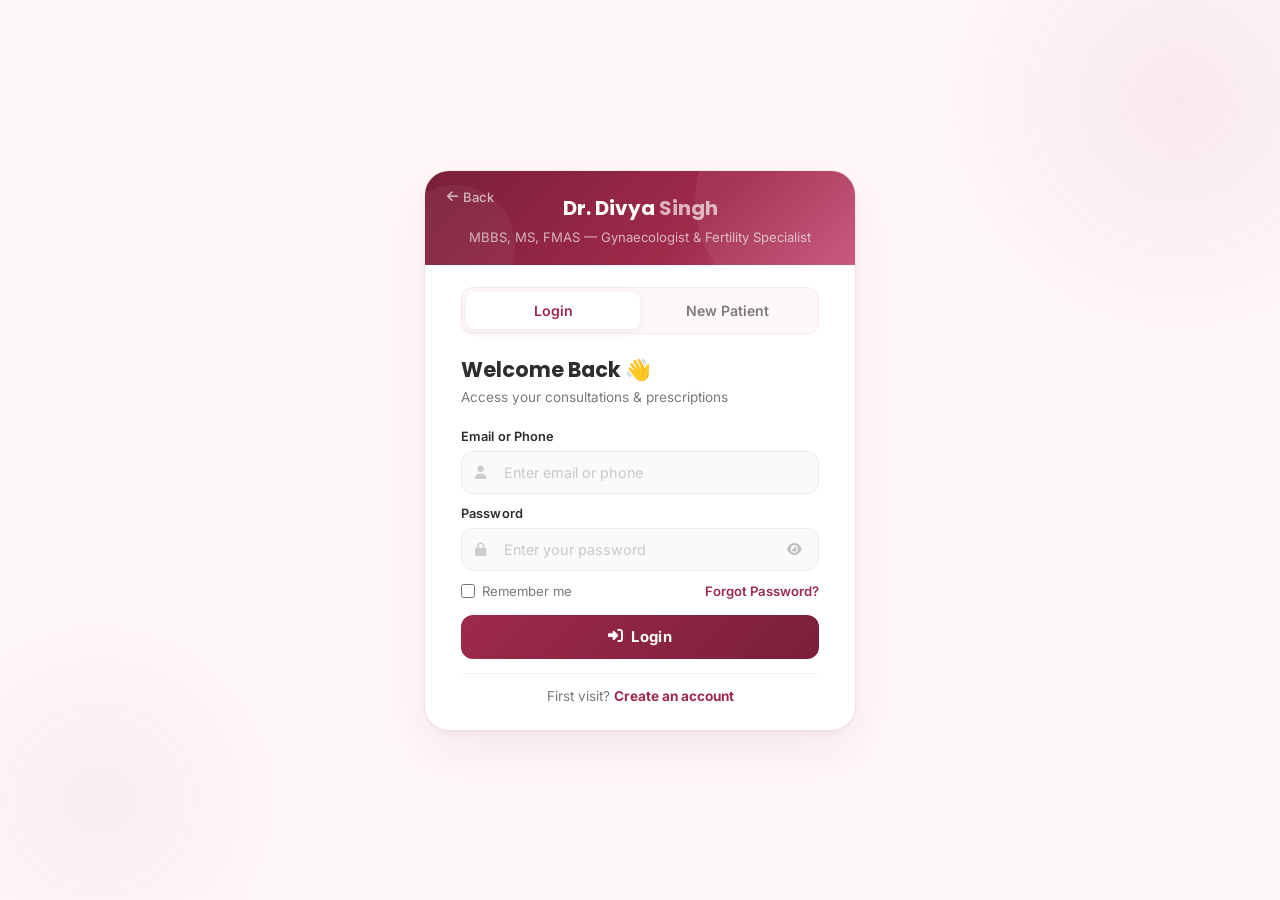
<file: login.html>
<!DOCTYPE html>
<html lang="en">
<head>
    <meta charset="UTF-8">
    <meta name="viewport" content="width=device-width, initial-scale=1.0">
    <title>Login – Dr. Divya Singh</title>
    <meta name="description" content="Login to access your consultations and reports with Dr. Divya Singh.">
    <link rel="stylesheet" href="https://cdnjs.cloudflare.com/ajax/libs/font-awesome/6.4.0/css/all.min.css">
    <link href="https://fonts.googleapis.com/css2?family=Inter:wght@300;400;500;600;700&family=Poppins:wght@400;500;600;700;800&display=swap" rel="stylesheet">
    <style>
        *, *::before, *::after { box-sizing: border-box; margin: 0; padding: 0; }

        :root {
            --primary: #9e2a4a;
            --primary-dark: #7a1f38;
            --primary-light: #d66485;
            --secondary: #fce7ec;
            --text-main: #2d2d2d;
            --text-light: #7a7a7a;
            --bg-alt: #fff8f9;
        }

        body {
            font-family: 'Inter', sans-serif;
            min-height: 100vh;
            display: flex;
            align-items: center;
            justify-content: center;
            background: var(--bg-alt);
            padding: 30px 16px;
            position: relative;
            overflow-x: hidden;
        }

        /* Subtle decorative blobs */
        body::before {
            content: '';
            position: fixed;
            width: 500px;
            height: 500px;
            border-radius: 50%;
            background: radial-gradient(circle, rgba(158,42,74,0.07) 0%, transparent 70%);
            top: -150px;
            right: -150px;
            pointer-events: none;
        }

        body::after {
            content: '';
            position: fixed;
            width: 400px;
            height: 400px;
            border-radius: 50%;
            background: radial-gradient(circle, rgba(158,42,74,0.05) 0%, transparent 70%);
            bottom: -100px;
            left: -100px;
            pointer-events: none;
        }

        /* CARD WRAPPER */
        .auth-card {
            width: 100%;
            max-width: 430px;
            background: #fff;
            border-radius: 24px;
            box-shadow:
                0 4px 6px rgba(0,0,0,0.04),
                0 20px 50px rgba(158,42,74,0.08),
                0 0 0 1px rgba(158,42,74,0.04);
            overflow: hidden;
            position: relative;
            z-index: 1;
            animation: slideUp 0.45s cubic-bezier(0.22, 1, 0.36, 1) both;
        }

        @keyframes slideUp {
            from { opacity: 0; transform: translateY(30px); }
            to   { opacity: 1; transform: translateY(0); }
        }

        /* CARD TOP STRIP */
        .card-header {
            background: linear-gradient(135deg, var(--primary-dark) 0%, var(--primary) 60%, #c45078 100%);
            padding: 22px 36px 20px;
            text-align: center;
            position: relative;
            overflow: hidden;
        }

        .card-header::before {
            content: '';
            position: absolute;
            width: 220px;
            height: 220px;
            border-radius: 50%;
            background: rgba(255,255,255,0.06);
            top: -80px;
            right: -60px;
        }

        .card-header::after {
            content: '';
            position: absolute;
            width: 120px;
            height: 120px;
            border-radius: 50%;
            background: rgba(255,255,255,0.05);
            bottom: -40px;
            left: -30px;
        }

        .back-link {
            position: absolute;
            top: 18px;
            left: 22px;
            color: rgba(255,255,255,0.65);
            font-size: 13px;
            text-decoration: none;
            display: flex;
            align-items: center;
            gap: 5px;
            font-weight: 500;
            transition: color 0.2s ease;
            z-index: 2;
        }

        .back-link:hover { color: #fff; }

        .brand-logo {
            font-family: 'Poppins', sans-serif;
            font-size: 1.25rem;
            font-weight: 700;
            color: #fff;
            text-decoration: none;
            display: block;
            margin-bottom: 6px;
            position: relative;
            z-index: 2;
        }

        .brand-logo span { color: rgba(255,255,255,0.65); }

        .card-header p {
            font-size: 0.82rem;
            color: rgba(255,255,255,0.65);
            position: relative;
            z-index: 2;
        }

        /* CARD BODY */
        .card-body {
            padding: 22px 36px 26px;
        }

        /* TAB SWITCHER */
        .auth-tabs {
            display: flex;
            background: var(--bg-alt);
            border-radius: 12px;
            padding: 4px;
            margin-bottom: 20px;
            border: 1px solid rgba(158,42,74,0.07);
        }

        .auth-tab {
            flex: 1;
            padding: 10px 12px;
            border: none;
            background: transparent;
            border-radius: 9px;
            font-family: 'Inter', sans-serif;
            font-size: 0.88rem;
            font-weight: 600;
            color: var(--text-light);
            cursor: pointer;
            transition: all 0.25s ease;
        }

        .auth-tab.active {
            background: #fff;
            color: var(--primary);
            box-shadow: 0 2px 12px rgba(0,0,0,0.07);
        }

        /* PANELS */
        .auth-panel { display: none; }
        .auth-panel.active { display: block; animation: fadeIn 0.3s ease; }

        @keyframes fadeIn {
            from { opacity: 0; transform: translateY(8px); }
            to   { opacity: 1; transform: translateY(0); }
        }

        .panel-title {
            font-family: 'Poppins', sans-serif;
            font-size: 1.3rem;
            font-weight: 700;
            color: var(--text-main);
            margin-bottom: 4px;
        }

        .panel-sub {
            font-size: 0.85rem;
            color: var(--text-light);
            margin-bottom: 24px;
        }

        /* FIELDS */
        .auth-field {
            margin-bottom: 12px;
        }

        .auth-field label {
            display: block;
            font-size: 0.8rem;
            font-weight: 600;
            color: var(--text-main);
            margin-bottom: 7px;
            letter-spacing: 0.1px;
        }

        .input-wrap {
            position: relative;
        }

        .input-wrap .field-icon {
            position: absolute;
            left: 14px;
            top: 50%;
            transform: translateY(-50%);
            color: #ccc;
            font-size: 13px;
            pointer-events: none;
            transition: color 0.25s ease;
        }

        .input-wrap:focus-within .field-icon { color: var(--primary); }

        .input-wrap input {
            width: 100%;
            padding: 12px 42px;
            border: 1.5px solid #ebebeb;
            border-radius: 12px;
            font-family: 'Inter', sans-serif;
            font-size: 0.9rem;
            color: var(--text-main);
            outline: none;
            background: #fafafa;
            transition: all 0.25s ease;
        }

        .input-wrap input::placeholder { color: #c8c8c8; }

        .input-wrap input:focus {
            border-color: var(--primary);
            background: #fff;
            box-shadow: 0 0 0 4px var(--secondary);
        }

        /* Password toggle */
        .pwd-toggle {
            position: absolute;
            right: 13px;
            top: 50%;
            transform: translateY(-50%);
            background: none;
            border: none;
            cursor: pointer;
            color: #c0c0c0;
            font-size: 13px;
            padding: 4px;
            transition: color 0.2s;
        }

        .pwd-toggle:hover { color: var(--primary); }

        /* Row helpers */
        .auth-meta-row {
            display: flex;
            justify-content: space-between;
            align-items: center;
            margin: 4px 0 16px;
            font-size: 0.82rem;
        }

        .remember-label {
            display: flex;
            align-items: center;
            gap: 7px;
            color: var(--text-light);
            cursor: pointer;
            user-select: none;
        }

        .remember-label input[type="checkbox"] {
            accent-color: var(--primary);
            width: 14px;
            height: 14px;
        }

        .forgot-link {
            color: var(--primary);
            font-weight: 600;
            text-decoration: none;
            font-size: 0.82rem;
        }

        .forgot-link:hover { text-decoration: underline; }

        /* SUBMIT BUTTON */
        .auth-submit {
            width: 100%;
            padding: 13px;
            background: linear-gradient(135deg, var(--primary) 0%, var(--primary-dark) 100%);
            color: #fff;
            border: none;
            border-radius: 12px;
            font-family: 'Inter', sans-serif;
            font-size: 0.93rem;
            font-weight: 700;
            cursor: pointer;
            transition: all 0.3s ease;
            display: flex;
            align-items: center;
            justify-content: center;
            gap: 8px;
            letter-spacing: 0.3px;
        }

        .auth-submit:hover {
            transform: translateY(-2px);
            box-shadow: 0 8px 24px rgba(158,42,74,0.3);
        }

        .auth-submit:active { transform: translateY(0); }

        /* SWITCH FOOTER */
        .auth-switch {
            text-align: center;
            margin-top: 14px;
            font-size: 0.85rem;
            color: var(--text-light);
            padding-top: 14px;
            border-top: 1px solid #f2f2f2;
        }

        .auth-switch a {
            color: var(--primary);
            font-weight: 700;
            text-decoration: none;
        }

        .auth-switch a:hover { text-decoration: underline; }

        /* T&C */
        .auth-notice {
            font-size: 0.76rem;
            color: #b0b0b0;
            line-height: 1.6;
            margin-top: 12px;
            text-align: center;
        }

        .auth-notice a { color: var(--primary-light); }

        /* RESPONSIVE */
        @media (max-width: 480px) {
            .card-body { padding: 28px 24px 32px; }
            .card-header { padding: 28px 24px 24px; }
        }
    </style>
</head>
<body>

    <div class="auth-card">

        <!-- Card Header -->
        <div class="card-header">
            <a href="index.html" class="back-link"><i class="fas fa-arrow-left"></i> Back</a>
            <a href="index.html" class="brand-logo">Dr. Divya <span>Singh</span></a>
            <p>MBBS, MS, FMAS — Gynaecologist & Fertility Specialist</p>
        </div>

        <!-- Card Body -->
        <div class="card-body">

            <!-- Tab Switcher -->
            <div class="auth-tabs">
                <button class="auth-tab active" id="tab-login" onclick="switchTab('login')">Login</button>
                <button class="auth-tab" id="tab-register" onclick="switchTab('register')">New Patient</button>
            </div>

            <!-- LOGIN PANEL -->
            <div class="auth-panel active" id="panel-login">
                <p class="panel-title">Welcome Back 👋</p>
                <p class="panel-sub">Access your consultations & prescriptions</p>

                <form onsubmit="return false;">
                    <div class="auth-field">
                        <label for="login-email">Email or Phone</label>
                        <div class="input-wrap">
                            <i class="fas fa-user field-icon"></i>
                            <input type="text" id="login-email" placeholder="Enter email or phone" autocomplete="username" required>
                        </div>
                    </div>

                    <div class="auth-field">
                        <label for="login-pwd">Password</label>
                        <div class="input-wrap">
                            <i class="fas fa-lock field-icon"></i>
                            <input type="password" id="login-pwd" placeholder="Enter your password" autocomplete="current-password" required>
                            <button type="button" class="pwd-toggle" onclick="togglePwd('login-pwd', this)">
                                <i class="fas fa-eye"></i>
                            </button>
                        </div>
                    </div>

                    <div class="auth-meta-row">
                        <label class="remember-label">
                            <input type="checkbox"> Remember me
                        </label>
                        <a href="#" class="forgot-link">Forgot Password?</a>
                    </div>

                    <button type="submit" class="auth-submit">
                        <i class="fas fa-sign-in-alt"></i> Login
                    </button>
                </form>

                <div class="auth-switch">
                    First visit? <a href="#" onclick="switchTab('register'); return false;">Create an account</a>
                </div>
            </div>

            <!-- REGISTER PANEL -->
            <div class="auth-panel" id="panel-register">
                <p class="panel-title">Create Account ✨</p>
                <p class="panel-sub">Register to book appointments online</p>

                <form onsubmit="return false;">
                    <div class="auth-field">
                        <label for="reg-name">Full Name</label>
                        <div class="input-wrap">
                            <i class="fas fa-user field-icon"></i>
                            <input type="text" id="reg-name" placeholder="Enter your full name" required>
                        </div>
                    </div>

                    <div class="auth-field">
                        <label for="reg-email">Email or Phone</label>
                        <div class="input-wrap">
                            <i class="fas fa-envelope field-icon"></i>
                            <input type="text" id="reg-email" placeholder="Enter email or phone" autocomplete="username" required>
                        </div>
                    </div>

                    <div class="auth-field" style="margin-bottom: 22px;">
                        <label for="reg-pwd">Create Password</label>
                        <div class="input-wrap">
                            <i class="fas fa-lock field-icon"></i>
                            <input type="password" id="reg-pwd" placeholder="Minimum 8 characters" autocomplete="new-password" required>
                            <button type="button" class="pwd-toggle" onclick="togglePwd('reg-pwd', this)">
                                <i class="fas fa-eye"></i>
                            </button>
                        </div>
                    </div>

                    <button type="submit" class="auth-submit">
                        <i class="fas fa-user-plus"></i> Create Account
                    </button>
                </form>

                <p class="auth-notice">
                    By registering you agree to our
                    <a href="privacy.html">Privacy Policy</a> &
                    <a href="terms.html">Terms</a>.
                </p>

                <div class="auth-switch">
                    Already registered? <a href="#" onclick="switchTab('login'); return false;">Login here</a>
                </div>
            </div>

        </div>
    </div>

    <script>
        function switchTab(tab) {
            document.querySelectorAll('.auth-tab').forEach(t => t.classList.remove('active'));
            document.querySelectorAll('.auth-panel').forEach(p => p.classList.remove('active'));
            document.getElementById('tab-' + tab).classList.add('active');
            document.getElementById('panel-' + tab).classList.add('active');
        }

        function togglePwd(id, btn) {
            const inp = document.getElementById(id);
            const ico = btn.querySelector('i');
            inp.type = inp.type === 'password' ? 'text' : 'password';
            ico.classList.toggle('fa-eye');
            ico.classList.toggle('fa-eye-slash');
        }

        if (new URLSearchParams(location.search).get('tab') === 'register') {
            switchTab('register');
        }
    </script>
</body>
</html>
</file>
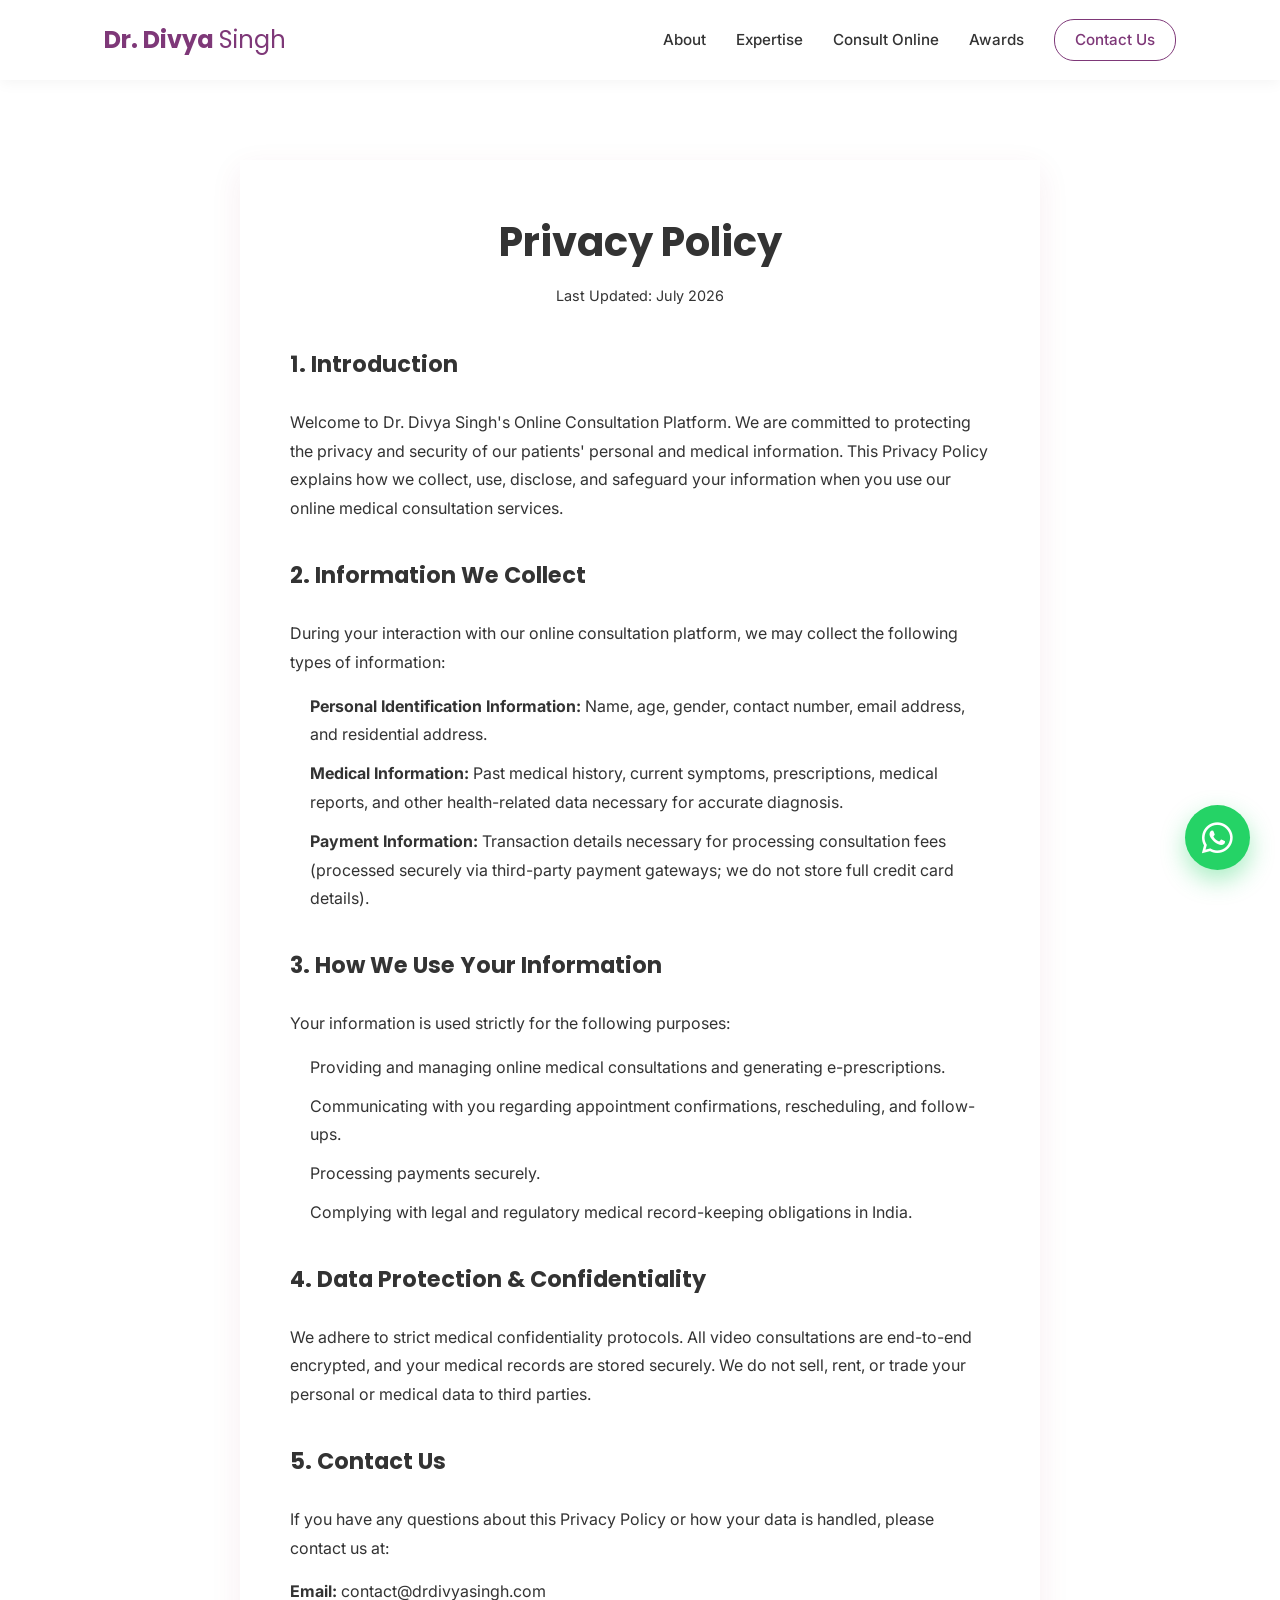
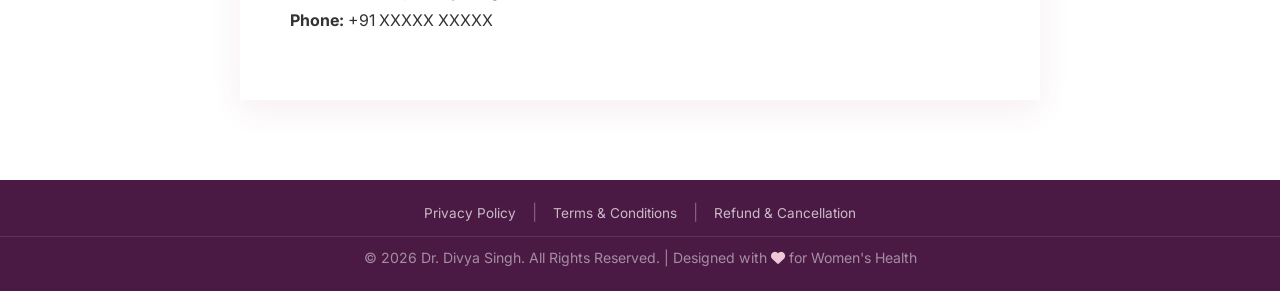
<file: privacy.html>
<!DOCTYPE html>
<html lang="en">
<head>
    <meta charset="UTF-8">
    <meta name="viewport" content="width=device-width, initial-scale=1.0">
    <title>Privacy Policy | Dr. Divya Singh</title>
    <link rel="preconnect" href="https://fonts.googleapis.com">
    <link rel="preconnect" href="https://fonts.gstatic.com" crossorigin>
    <link href="https://fonts.googleapis.com/css2?family=Inter:wght@300;400;500;600&family=Poppins:wght@400;500;600;700&display=swap" rel="stylesheet">
    <link rel="stylesheet" href="https://cdnjs.cloudflare.com/ajax/libs/font-awesome/6.4.0/css/all.min.css">
    <link rel="stylesheet" href="style.css">
    <style>
        body { padding-top: 80px; }
        .legal-section {
            padding: 80px 20px;
            background: var(--cream);
            min-height: calc(100vh - 150px);
        }
        .legal-container {
            max-width: 800px;
            margin: 0 auto;
            background: var(--card);
            padding: 50px;
            border-radius: var(--radius);
            box-shadow: var(--shadow);
        }
        .legal-container h1 {
            font-size: 2.5rem;
            color: var(--rose-dark);
            margin-bottom: 10px;
            text-align: center;
        }
        .legal-container .updated-date {
            text-align: center;
            color: var(--muted);
            margin-bottom: 40px;
            font-size: 0.9rem;
        }
        .legal-container h2 {
            font-size: 1.4rem;
            margin-top: 35px;
            margin-bottom: 15px;
            color: var(--ink);
            border-bottom: 1px solid var(--border);
            padding-bottom: 10px;
        }
        .legal-container p {
            line-height: 1.8;
            margin-bottom: 15px;
            color: var(--muted);
        }
        .legal-container ul {
            margin-bottom: 20px;
            padding-left: 20px;
            color: var(--muted);
            line-height: 1.8;
        }
        .legal-container li { margin-bottom: 10px; }
        
        @media (max-width: 768px) {
            .legal-container { padding: 30px 20px; }
            .legal-container h1 { font-size: 2rem; }
        }
    </style>
</head>
<body>
    <!-- Navbar -->
    <nav class="navbar" style="box-shadow: 0 5px 25px rgba(0,0,0,0.12);">
        <div class="container nav-container">
            <a href="index.html" class="logo">Dr. Divya <span>Singh</span></a>
            <ul class="nav-links">
                <li><a href="index.html#about">About</a></li>
                <li><a href="index.html#expertise">Expertise</a></li>
                <li><a href="index.html#process">Consult Online</a></li>
                <li><a href="index.html#awards">Awards</a></li>
                <li><a href="index.html#contact" class="btn-outline">Contact Us</a></li>
            </ul>
            <div class="hamburger">
                <i class="fas fa-bars"></i>
            </div>
        </div>
    </nav>

    <section class="legal-section">
        <div class="legal-container">
            <h1>Privacy Policy</h1>
            <div class="updated-date">Last Updated: July 2026</div>

            <h2>1. Introduction</h2>
            <p>Welcome to Dr. Divya Singh's Online Consultation Platform. We are committed to protecting the privacy and security of our patients' personal and medical information. This Privacy Policy explains how we collect, use, disclose, and safeguard your information when you use our online medical consultation services.</p>

            <h2>2. Information We Collect</h2>
            <p>During your interaction with our online consultation platform, we may collect the following types of information:</p>
            <ul>
                <li><strong>Personal Identification Information:</strong> Name, age, gender, contact number, email address, and residential address.</li>
                <li><strong>Medical Information:</strong> Past medical history, current symptoms, prescriptions, medical reports, and other health-related data necessary for accurate diagnosis.</li>
                <li><strong>Payment Information:</strong> Transaction details necessary for processing consultation fees (processed securely via third-party payment gateways; we do not store full credit card details).</li>
            </ul>

            <h2>3. How We Use Your Information</h2>
            <p>Your information is used strictly for the following purposes:</p>
            <ul>
                <li>Providing and managing online medical consultations and generating e-prescriptions.</li>
                <li>Communicating with you regarding appointment confirmations, rescheduling, and follow-ups.</li>
                <li>Processing payments securely.</li>
                <li>Complying with legal and regulatory medical record-keeping obligations in India.</li>
            </ul>

            <h2>4. Data Protection & Confidentiality</h2>
            <p>We adhere to strict medical confidentiality protocols. All video consultations are end-to-end encrypted, and your medical records are stored securely. We do not sell, rent, or trade your personal or medical data to third parties.</p>

            <h2>5. Contact Us</h2>
            <p>If you have any questions about this Privacy Policy or how your data is handled, please contact us at:</p>
            <p><strong>Email:</strong> contact@drdivyasingh.com<br>
            <strong>Phone:</strong> +91 XXXXX XXXXX</p>
        </div>
    </section>

    <!-- Footer -->
    <footer class="site-footer" style="margin-top: auto;">
        <div class="footer-links">
            <a href="privacy.html">Privacy Policy</a>
            <span>|</span>
            <a href="terms.html">Terms &amp; Conditions</a>
            <span>|</span>
            <a href="refund.html">Refund &amp; Cancellation</a>
        </div>
        <div class="footer-bottom-bar">
            <p>&copy; 2026 Dr. Divya Singh. All Rights Reserved. | Designed with <i class="fas fa-heart"></i> for Women's Health</p>
        </div>
    </footer>

    <!-- Floating WhatsApp Button -->
    <a href="https://wa.me/91XXXXXXXXXX" class="floating-whatsapp" target="_blank" rel="noopener noreferrer"
        aria-label="Chat with us on WhatsApp">
        <i class="fab fa-whatsapp"></i>
    </a>

    <script src="script.js"></script>
</body>
</html>
</file>
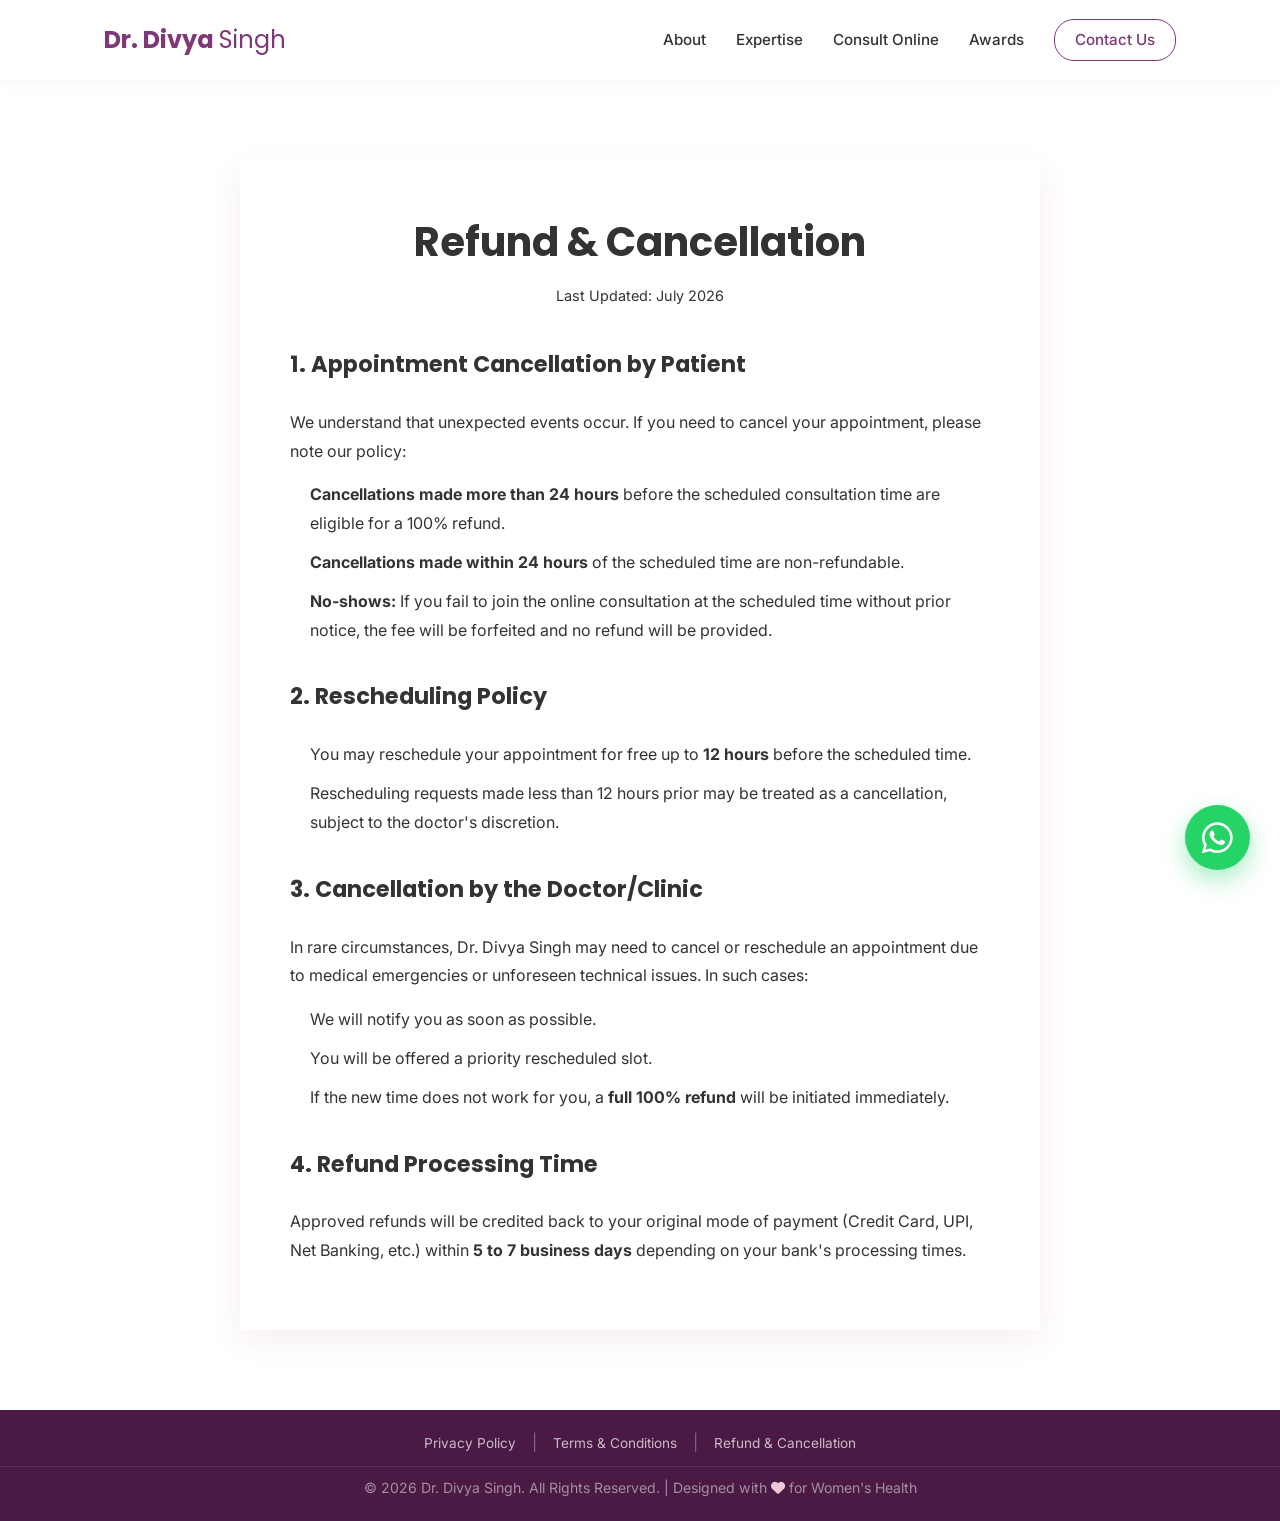
<file: refund.html>
<!DOCTYPE html>
<html lang="en">
<head>
    <meta charset="UTF-8">
    <meta name="viewport" content="width=device-width, initial-scale=1.0">
    <title>Refund & Cancellation Policy | Dr. Divya Singh</title>
    <link rel="preconnect" href="https://fonts.googleapis.com">
    <link rel="preconnect" href="https://fonts.gstatic.com" crossorigin>
    <link href="https://fonts.googleapis.com/css2?family=Inter:wght@300;400;500;600&family=Poppins:wght@400;500;600;700&display=swap" rel="stylesheet">
    <link rel="stylesheet" href="https://cdnjs.cloudflare.com/ajax/libs/font-awesome/6.4.0/css/all.min.css">
    <link rel="stylesheet" href="style.css">
    <style>
        body { padding-top: 80px; }
        .legal-section {
            padding: 80px 20px;
            background: var(--cream);
            min-height: calc(100vh - 150px);
        }
        .legal-container {
            max-width: 800px;
            margin: 0 auto;
            background: var(--card);
            padding: 50px;
            border-radius: var(--radius);
            box-shadow: var(--shadow);
        }
        .legal-container h1 {
            font-size: 2.5rem;
            color: var(--rose-dark);
            margin-bottom: 10px;
            text-align: center;
        }
        .legal-container .updated-date {
            text-align: center;
            color: var(--muted);
            margin-bottom: 40px;
            font-size: 0.9rem;
        }
        .legal-container h2 {
            font-size: 1.4rem;
            margin-top: 35px;
            margin-bottom: 15px;
            color: var(--ink);
            border-bottom: 1px solid var(--border);
            padding-bottom: 10px;
        }
        .legal-container p {
            line-height: 1.8;
            margin-bottom: 15px;
            color: var(--muted);
        }
        .legal-container ul {
            margin-bottom: 20px;
            padding-left: 20px;
            color: var(--muted);
            line-height: 1.8;
        }
        .legal-container li { margin-bottom: 10px; }
        
        @media (max-width: 768px) {
            .legal-container { padding: 30px 20px; }
            .legal-container h1 { font-size: 2rem; }
        }
    </style>
</head>
<body>
    <!-- Navbar -->
    <nav class="navbar" style="box-shadow: 0 5px 25px rgba(0,0,0,0.12);">
        <div class="container nav-container">
            <a href="index.html" class="logo">Dr. Divya <span>Singh</span></a>
            <ul class="nav-links">
                <li><a href="index.html#about">About</a></li>
                <li><a href="index.html#expertise">Expertise</a></li>
                <li><a href="index.html#process">Consult Online</a></li>
                <li><a href="index.html#awards">Awards</a></li>
                <li><a href="index.html#contact" class="btn-outline">Contact Us</a></li>
            </ul>
            <div class="hamburger">
                <i class="fas fa-bars"></i>
            </div>
        </div>
    </nav>

    <section class="legal-section">
        <div class="legal-container">
            <h1>Refund & Cancellation</h1>
            <div class="updated-date">Last Updated: July 2026</div>

            <h2>1. Appointment Cancellation by Patient</h2>
            <p>We understand that unexpected events occur. If you need to cancel your appointment, please note our policy:</p>
            <ul>
                <li><strong>Cancellations made more than 24 hours</strong> before the scheduled consultation time are eligible for a 100% refund.</li>
                <li><strong>Cancellations made within 24 hours</strong> of the scheduled time are non-refundable.</li>
                <li><strong>No-shows:</strong> If you fail to join the online consultation at the scheduled time without prior notice, the fee will be forfeited and no refund will be provided.</li>
            </ul>

            <h2>2. Rescheduling Policy</h2>
            <ul>
                <li>You may reschedule your appointment for free up to <strong>12 hours</strong> before the scheduled time.</li>
                <li>Rescheduling requests made less than 12 hours prior may be treated as a cancellation, subject to the doctor's discretion.</li>
            </ul>

            <h2>3. Cancellation by the Doctor/Clinic</h2>
            <p>In rare circumstances, Dr. Divya Singh may need to cancel or reschedule an appointment due to medical emergencies or unforeseen technical issues. In such cases:</p>
            <ul>
                <li>We will notify you as soon as possible.</li>
                <li>You will be offered a priority rescheduled slot.</li>
                <li>If the new time does not work for you, a <strong>full 100% refund</strong> will be initiated immediately.</li>
            </ul>

            <h2>4. Refund Processing Time</h2>
            <p>Approved refunds will be credited back to your original mode of payment (Credit Card, UPI, Net Banking, etc.) within <strong>5 to 7 business days</strong> depending on your bank's processing times.</p>
        </div>
    </section>

    <!-- Footer -->
    <footer class="site-footer" style="margin-top: auto;">
        <div class="footer-links">
            <a href="privacy.html">Privacy Policy</a>
            <span>|</span>
            <a href="terms.html">Terms &amp; Conditions</a>
            <span>|</span>
            <a href="refund.html">Refund &amp; Cancellation</a>
        </div>
        <div class="footer-bottom-bar">
            <p>&copy; 2026 Dr. Divya Singh. All Rights Reserved. | Designed with <i class="fas fa-heart"></i> for Women's Health</p>
        </div>
    </footer>

    <!-- Floating WhatsApp Button -->
    <a href="https://wa.me/91XXXXXXXXXX" class="floating-whatsapp" target="_blank" rel="noopener noreferrer"
        aria-label="Chat with us on WhatsApp">
        <i class="fab fa-whatsapp"></i>
    </a>

    <script src="script.js"></script>
</body>
</html>
</file>
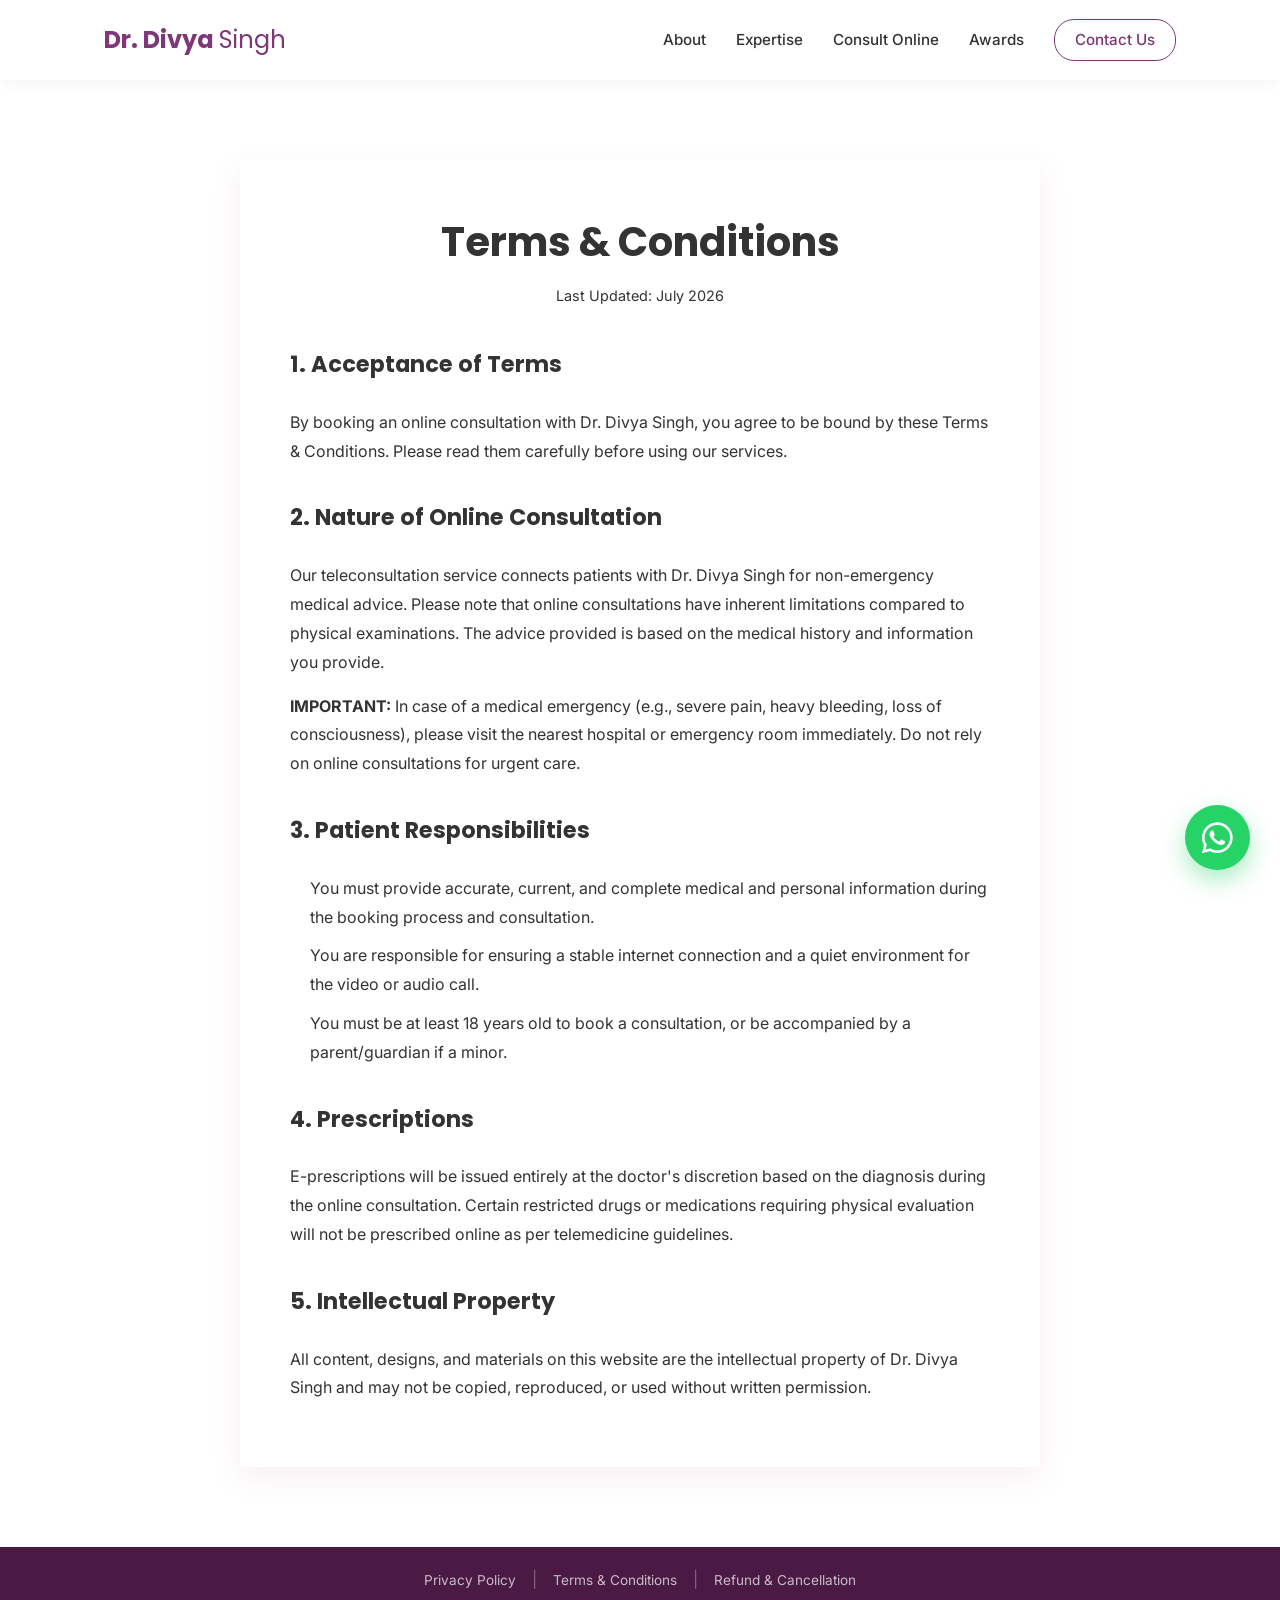
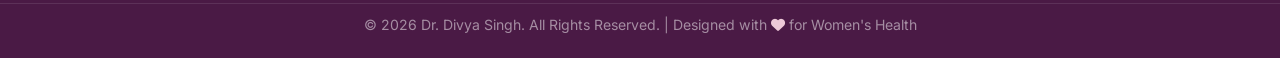
<file: terms.html>
<!DOCTYPE html>
<html lang="en">
<head>
    <meta charset="UTF-8">
    <meta name="viewport" content="width=device-width, initial-scale=1.0">
    <title>Terms & Conditions | Dr. Divya Singh</title>
    <link rel="preconnect" href="https://fonts.googleapis.com">
    <link rel="preconnect" href="https://fonts.gstatic.com" crossorigin>
    <link href="https://fonts.googleapis.com/css2?family=Inter:wght@300;400;500;600&family=Poppins:wght@400;500;600;700&display=swap" rel="stylesheet">
    <link rel="stylesheet" href="https://cdnjs.cloudflare.com/ajax/libs/font-awesome/6.4.0/css/all.min.css">
    <link rel="stylesheet" href="style.css">
    <style>
        body { padding-top: 80px; }
        .legal-section {
            padding: 80px 20px;
            background: var(--cream);
            min-height: calc(100vh - 150px);
        }
        .legal-container {
            max-width: 800px;
            margin: 0 auto;
            background: var(--card);
            padding: 50px;
            border-radius: var(--radius);
            box-shadow: var(--shadow);
        }
        .legal-container h1 {
            font-size: 2.5rem;
            color: var(--rose-dark);
            margin-bottom: 10px;
            text-align: center;
        }
        .legal-container .updated-date {
            text-align: center;
            color: var(--muted);
            margin-bottom: 40px;
            font-size: 0.9rem;
        }
        .legal-container h2 {
            font-size: 1.4rem;
            margin-top: 35px;
            margin-bottom: 15px;
            color: var(--ink);
            border-bottom: 1px solid var(--border);
            padding-bottom: 10px;
        }
        .legal-container p {
            line-height: 1.8;
            margin-bottom: 15px;
            color: var(--muted);
        }
        .legal-container ul {
            margin-bottom: 20px;
            padding-left: 20px;
            color: var(--muted);
            line-height: 1.8;
        }
        .legal-container li { margin-bottom: 10px; }
        
        @media (max-width: 768px) {
            .legal-container { padding: 30px 20px; }
            .legal-container h1 { font-size: 2rem; }
        }
    </style>
</head>
<body>
    <!-- Navbar -->
    <nav class="navbar" style="box-shadow: 0 5px 25px rgba(0,0,0,0.12);">
        <div class="container nav-container">
            <a href="index.html" class="logo">Dr. Divya <span>Singh</span></a>
            <ul class="nav-links">
                <li><a href="index.html#about">About</a></li>
                <li><a href="index.html#expertise">Expertise</a></li>
                <li><a href="index.html#process">Consult Online</a></li>
                <li><a href="index.html#awards">Awards</a></li>
                <li><a href="index.html#contact" class="btn-outline">Contact Us</a></li>
            </ul>
            <div class="hamburger">
                <i class="fas fa-bars"></i>
            </div>
        </div>
    </nav>

    <section class="legal-section">
        <div class="legal-container">
            <h1>Terms & Conditions</h1>
            <div class="updated-date">Last Updated: July 2026</div>

            <h2>1. Acceptance of Terms</h2>
            <p>By booking an online consultation with Dr. Divya Singh, you agree to be bound by these Terms & Conditions. Please read them carefully before using our services.</p>

            <h2>2. Nature of Online Consultation</h2>
            <p>Our teleconsultation service connects patients with Dr. Divya Singh for non-emergency medical advice. Please note that online consultations have inherent limitations compared to physical examinations. The advice provided is based on the medical history and information you provide.</p>
            <p><strong>IMPORTANT:</strong> In case of a medical emergency (e.g., severe pain, heavy bleeding, loss of consciousness), please visit the nearest hospital or emergency room immediately. Do not rely on online consultations for urgent care.</p>

            <h2>3. Patient Responsibilities</h2>
            <ul>
                <li>You must provide accurate, current, and complete medical and personal information during the booking process and consultation.</li>
                <li>You are responsible for ensuring a stable internet connection and a quiet environment for the video or audio call.</li>
                <li>You must be at least 18 years old to book a consultation, or be accompanied by a parent/guardian if a minor.</li>
            </ul>

            <h2>4. Prescriptions</h2>
            <p>E-prescriptions will be issued entirely at the doctor's discretion based on the diagnosis during the online consultation. Certain restricted drugs or medications requiring physical evaluation will not be prescribed online as per telemedicine guidelines.</p>

            <h2>5. Intellectual Property</h2>
            <p>All content, designs, and materials on this website are the intellectual property of Dr. Divya Singh and may not be copied, reproduced, or used without written permission.</p>
        </div>
    </section>

    <!-- Footer -->
    <footer class="site-footer" style="margin-top: auto;">
        <div class="footer-links">
            <a href="privacy.html">Privacy Policy</a>
            <span>|</span>
            <a href="terms.html">Terms &amp; Conditions</a>
            <span>|</span>
            <a href="refund.html">Refund &amp; Cancellation</a>
        </div>
        <div class="footer-bottom-bar">
            <p>&copy; 2026 Dr. Divya Singh. All Rights Reserved. | Designed with <i class="fas fa-heart"></i> for Women's Health</p>
        </div>
    </footer>

    <!-- Floating WhatsApp Button -->
    <a href="https://wa.me/91XXXXXXXXXX" class="floating-whatsapp" target="_blank" rel="noopener noreferrer"
        aria-label="Chat with us on WhatsApp">
        <i class="fab fa-whatsapp"></i>
    </a>

    <script src="script.js"></script>
</body>
</html>
</file>
<file: style.css>
:root {
    --primary: #7e3878;
    --primary-dark: #4a1a45;
    /* Rich plum for high contrast */
    --primary-light: #e2bee3;
    --secondary: #edc9d8;
    /* User specified secondary */
    --text-main: #333333;
    --text-light: #666666;
    --bg-main: #ffffff;
    --bg-alt: #fff8f9;
    --font-heading: 'Poppins', sans-serif;
    --font-body: 'Inter', sans-serif;
    --transition: all 0.3s cubic-bezier(0.25, 0.8, 0.25, 1);
    --shadow: 0 10px 30px rgba(158, 42, 74, 0.08);
}

* {
    margin: 0;
    padding: 0;
    box-sizing: border-box;
}

html {
    scroll-behavior: smooth;
}

body {
    font-family: var(--font-body);
    color: var(--text-main);
    background-color: var(--bg-main);
    line-height: 1.6;
    overflow-x: hidden;
}

.container {
    max-width: 1200px;
    margin: 0 auto;
    padding: 0 5%;
}

h1,
h2,
h3,
h4,
h5,
h6 {
    font-family: var(--font-heading);
    color: var(--primary);
}

a {
    text-decoration: none;
    color: inherit;
}

ul {
    list-style: none;
}

/* Buttons */
.btn-primary {
    display: inline-block;
    background-color: var(--primary);
    color: white;
    padding: 12px 30px;
    border-radius: 30px;
    font-weight: 500;
    transition: var(--transition);
    border: 2px solid var(--primary);
}
.btn-primary:hover {
    background-color: var(--primary-dark);
    color: white;
}

.btn-secondary {
    display: inline-block;
    background-color: transparent;
    color: var(--primary);
    padding: 12px 30px;
    border-radius: 30px;
    font-weight: 500;
    transition: var(--transition);
    border: 2px solid var(--primary);
}

.btn-secondary:hover {
    background-color: var(--primary);
    color: white;
}

.btn-outline {
    display: inline-block;
    border: 1px solid var(--primary);
    color: var(--primary);
    padding: 8px 20px;
    border-radius: 20px;
    transition: var(--transition);
}

.btn-outline:hover {
    background-color: var(--primary);
    color: white;
}

/* Navbar */
.navbar {
    position: fixed;
    top: 0;
    left: 0;
    width: 100%;
    background: rgba(255, 255, 255, 0.95);
    backdrop-filter: blur(10px);
    z-index: 1000;
    box-shadow: 0 2px 15px rgba(0, 0, 0, 0.05);
    transition: var(--transition);
}

.nav-container {
    display: flex;
    justify-content: space-between;
    align-items: center;
    height: 80px;
}

.logo {
    font-family: var(--font-heading);
    font-size: 1.5rem;
    font-weight: 700;
    color: var(--primary);
}

.logo span {
    font-weight: 400;
    color: var(--primary);
}

.nav-links {
    display: flex;
    align-items: center;
    gap: 30px;
}

.nav-links li a {
    font-size: 0.95rem;
    font-weight: 500;
    transition: var(--transition);
}

.nav-links li a:not(.btn-outline):hover {
    color: var(--primary-light);
}

.hamburger {
    display: none;
    font-size: 1.5rem;
    color: var(--primary);
    cursor: pointer;
}

/* Hero Section Redesign */
.hero {
    padding: 160px 0 100px;
    background: #ffffff;
    position: relative;
    overflow: hidden;
    min-height: 90vh;
    display: flex;
    align-items: center;
}

.hero-bg {
    position: absolute;
    top: 0;
    left: 0;
    width: 100%;
    height: 100%;
    z-index: 0;
    overflow: hidden;
}

.bg-shape {
    position: absolute;
    border-radius: 50%;
    filter: blur(80px);
    opacity: 0.6;
    animation: float 20s infinite ease-in-out;
}

.shape-1 {
    top: -10%;
    right: -5%;
    width: 600px;
    height: 600px;
    background: var(--secondary);
    animation-delay: 0s;
}

.shape-2 {
    bottom: -20%;
    left: -10%;
    width: 500px;
    height: 500px;
    background: rgba(158, 42, 74, 0.05);
    animation-delay: -5s;
}

.shape-3 {
    top: 40%;
    right: 30%;
    width: 300px;
    height: 300px;
    background: #fff0f3;
    animation-delay: -10s;
}

.bg-pattern {
    position: absolute;
    top: 0;
    left: 0;
    width: 100%;
    height: 100%;
    background-image: radial-gradient(var(--secondary) 1px, transparent 1px);
    background-size: 40px 40px;
    opacity: 0.3;
}

@keyframes float {

    0%,
    100% {
        transform: translate(0, 0) scale(1);
    }

    33% {
        transform: translate(30px, -50px) scale(1.1);
    }

    66% {
        transform: translate(-20px, 20px) scale(0.9);
    }
}

.hero-container {
    display: grid;
    grid-template-columns: 1.1fr 0.9fr;
    gap: 60px;
    align-items: center;
    position: relative;
    z-index: 1;
}

.hero-content {
    display: flex;
    flex-direction: column;
    align-items: flex-start;
}

.subtitle-badge {
    display: inline-flex;
    align-items: center;
    gap: 10px;
    background: white;
    padding: 8px 18px;
    border-radius: 30px;
    box-shadow: 0 4px 15px rgba(158, 42, 74, 0.08);
    border: 1px solid rgba(158, 42, 74, 0.1);
    margin-bottom: 25px;
}

.pulse-dot {
    width: 8px;
    height: 8px;
    background: var(--primary);
    border-radius: 50%;
    position: relative;
}

.pulse-dot::after {
    content: '';
    position: absolute;
    top: -4px;
    left: -4px;
    width: 16px;
    height: 16px;
    background: var(--primary);
    border-radius: 50%;
    opacity: 0.4;
    animation: pulse 2s infinite;
}

@keyframes pulse {
    0% {
        transform: scale(0.5);
        opacity: 0.8;
    }

    100% {
        transform: scale(2);
        opacity: 0;
    }
}

.subtitle {
    color: var(--primary);
    font-weight: 600;
    font-size: 0.85rem;
    text-transform: uppercase;
    letter-spacing: 1.5px;
    margin: 0;
}

.hero-title {
    font-size: 3.8rem;
    line-height: 1.1;
    margin-bottom: 15px;
    color: var(--text-main);
    font-weight: 800;
    letter-spacing: -1px;
}

.highlight-text {
    color: var(--primary);
    position: relative;
    display: inline-block;
}

.highlight-text::after {
    content: '';
    position: absolute;
    bottom: 8px;
    left: 0;
    width: 100%;
    height: 30%;
    background: var(--secondary);
    z-index: -1;
    transform: rotate(-2deg);
    border-radius: 4px;
}

.qualifications {
    font-size: 1.15rem;
    font-weight: 600;
    color: var(--text-main);
    margin-bottom: 30px;
    border-left: 3px solid var(--primary);
    padding-left: 15px;
}

.hero-tags {
    display: flex;
    flex-wrap: wrap;
    gap: 12px;
    margin-bottom: 30px;
}

.hero-tags .tag {
    background: #ffffff;
    color: var(--text-main);
    padding: 8px 18px;
    border-radius: 30px;
    font-size: 0.9rem;
    font-weight: 500;
    box-shadow: 0 4px 12px rgba(0, 0, 0, 0.03);
    border: 1px solid #f0f0f0;
    display: flex;
    align-items: center;
    gap: 8px;
    transition: var(--transition);
}

.hero-tags .tag i {
    color: var(--primary);
}

.hero-tags .tag:hover {
    transform: translateY(-2px);
    box-shadow: 0 6px 15px rgba(158, 42, 74, 0.08);
    border-color: var(--secondary);
}

.hero-content .description {
    color: var(--text-light);
    font-size: 1.1rem;
    line-height: 1.7;
    margin-bottom: 40px;
    max-width: 95%;
}

.hero-buttons {
    display: flex;
    gap: 20px;
    align-items: center;
}

.btn-glow {
    background: var(--primary);
    color: white;
    box-shadow: 0 8px 25px rgba(158, 42, 74, 0.3);
    border: none;
    display: inline-flex;
    align-items: center;
    gap: 10px;
    padding: 14px 32px;
    font-size: 1rem;
    border-radius: 30px;
    font-weight: 500;
    transition: var(--transition);
}

.btn-glow:hover {
    background: var(--primary-dark);
    transform: translateY(-3px);
    box-shadow: 0 12px 30px rgba(130, 40, 60, 0.3);
    color: white;
}

.btn-outline-dynamic {
    background: transparent;
    color: var(--text-main);
    border: 2px solid #e0e0e0;
    padding: 12px 32px;
    display: inline-flex;
    align-items: center;
    font-size: 1rem;
    border-radius: 30px;
    font-weight: 500;
    transition: var(--transition);
}

.btn-outline-dynamic:hover {
    border-color: var(--primary);
    color: var(--primary);
    background: transparent;
    transform: translateY(-3px);
}

.hero-image-section {
    position: relative;
    display: flex;
    justify-content: center;
    align-items: center;
}

.image-composition {
    position: relative;
    width: 100%;
    max-width: 500px;
}

.glass-backdrop {
    position: absolute;
    top: 5%;
    left: -5%;
    width: 100%;
    height: 90%;
    background: rgba(255, 255, 255, 0.4);
    backdrop-filter: blur(20px);
    -webkit-backdrop-filter: blur(20px);
    border: 1px solid rgba(255, 255, 255, 0.6);
    border-radius: 30px 100px 30px 100px;
    box-shadow: 0 20px 40px rgba(0, 0, 0, 0.05);
    z-index: 1;
    transform: rotate(-3deg);
}

.main-image {
    position: relative;
    z-index: 2;
    border-radius: 30px 100px 30px 100px;
    overflow: hidden;
    box-shadow: 0 15px 35px rgba(158, 42, 74, 0.15);
    border: 8px solid white;
    background: var(--secondary);
}

.main-image img {
    width: 100%;
    max-height: 500px;
    display: block;
    object-fit: cover;
    object-position: top center;
}

.image-gradient-overlay {
    position: absolute;
    bottom: 0;
    left: 0;
    width: 100%;
    height: 30%;
    background: linear-gradient(to top, rgba(158, 42, 74, 0.1), transparent);
    pointer-events: none;
}

.decor-ring {
    position: absolute;
    bottom: -40px;
    right: -40px;
    width: 160px;
    height: 160px;
    z-index: 3;
    animation: rotateText 20s linear infinite;
    background: white;
    border-radius: 50%;
    box-shadow: 0 10px 25px rgba(0, 0, 0, 0.08);
    display: flex;
    align-items: center;
    justify-content: center;
}

.decor-ring svg {
    width: 140px;
    height: 140px;
}

.decor-ring text {
    font-size: 11px;
    font-weight: 700;
    fill: var(--primary);
    letter-spacing: 2px;
    font-family: var(--font-body);
}

.decor-ring::after {
    content: '\f47f';
    font-family: 'Font Awesome 6 Free';
    font-weight: 900;
    position: absolute;
    top: 50%;
    left: 50%;
    transform: translate(-50%, -50%);
    font-size: 24px;
    color: var(--primary-light);
}

@keyframes rotateText {
    0% {
        transform: rotate(0deg);
    }

    100% {
        transform: rotate(360deg);
    }
}

@media (max-width: 992px) {
    .hero-container {
        grid-template-columns: 1fr;
        text-align: center;
        gap: 50px;
    }

    .hero-content {
        align-items: center;
    }

    .hero-title {
        font-size: 3.5rem;
    }

    .qualifications {
        border-left: none;
        padding-left: 0;
    }

    .hero-tags {
        justify-content: center;
    }

    .hero-content .description {
        max-width: 100%;
    }

    .hero-buttons {
        justify-content: center;
    }

    .image-composition {
        max-width: 400px;
    }
}

@media (max-width: 768px) {
    .hero {
        padding: 130px 0 60px;
        min-height: auto;
    }

    .hero-title {
        font-size: 2.8rem;
    }

    .hero-buttons {
        flex-direction: column;
        width: 100%;
        gap: 15px;
    }

    .hero-buttons a {
        width: 100%;
        justify-content: center;
    }

    .decor-ring {
        width: 120px;
        height: 120px;
        bottom: -20px;
        right: -10px;
    }

    .decor-ring svg {
        width: 100px;
        height: 100px;
    }

    .decor-ring text {
        font-size: 14px;
    }
}

/* ===================== */
/* COMMON SECTION STYLES */
/* ===================== */
.section-title {
    margin-bottom: 55px;
}

.section-title h2 {
    font-size: 2.6rem;
    margin-bottom: 15px;
    line-height: 1.2;
}

.section-title p {
    color: var(--text-light);
    max-width: 600px;
    margin: 18px auto 0;
    font-size: 1.05rem;
}

.text-center {
    text-align: center;
}

.divider {
    height: 3px;
    width: 50px;
    background: linear-gradient(90deg, var(--primary), var(--primary-light));
    margin: 12px auto 0;
    border-radius: 2px;
}

.divider.align-left {
    margin: 12px 0 0;
}

.divider.divider-light {
    background: rgba(255, 255, 255, 0.5);
}

.eyebrow-label {
    display: inline-block;
    font-size: 0.78rem;
    font-weight: 700;
    letter-spacing: 3px;
    text-transform: uppercase;
    color: var(--primary);
    background: var(--secondary);
    padding: 6px 16px;
    border-radius: 30px;
    margin-bottom: 18px;
}

.eyebrow-label.light {
    color: rgba(255, 255, 255, 0.85);
    background: rgba(255, 255, 255, 0.15);
}

/* ============= */
/* STATS BAR     */
/* ============= */
.stats-bar {
    background: var(--primary);
    padding: 35px 0;
}

.stats-container {
    display: flex;
    justify-content: center;
    align-items: center;
    gap: 0;
    flex-wrap: wrap;
}

.stat-item {
    text-align: center;
    flex: 1;
    min-width: 150px;
    padding: 10px 20px;
}

.stat-item .stat-number {
    font-family: var(--font-heading);
    font-size: 2.8rem;
    font-weight: 700;
    color: white;
    line-height: 1;
}

.stat-suffix {
    font-family: var(--font-heading);
    font-size: 2rem;
    color: var(--primary-light);
    font-weight: 700;
}

.stat-item p {
    color: rgba(255, 255, 255, 0.7);
    font-size: 0.85rem;
    margin-top: 6px;
    text-transform: uppercase;
    letter-spacing: 1.5px;
}

.stat-divider {
    width: 1px;
    height: 50px;
    background: rgba(255, 255, 255, 0.2);
}

/* ============= */
/* ABOUT SECTION */
/* ============= */
.about {
    padding: 110px 0;
    background: #fff;
}

.about-layout {
    display: grid;
    grid-template-columns: 1fr 1fr;
    gap: 70px;
    align-items: center;
}

.about-left h2 {
    font-size: 2.5rem;
    line-height: 1.25;
    margin-bottom: 20px;
}

.about-left h2 em {
    font-style: italic;
    color: var(--primary-light);
}

.about-lead {
    color: var(--text-light);
    font-size: 1.05rem;
    margin-bottom: 30px;
    line-height: 1.8;
}

.about-highlights {
    display: flex;
    flex-direction: column;
    gap: 14px;
    margin-bottom: 35px;
}

.highlight-row {
    display: flex;
    align-items: flex-start;
    gap: 12px;
    font-size: 0.97rem;
    color: var(--text-main);
}

.highlight-row i {
    color: var(--primary);
    font-size: 1rem;
    margin-top: 3px;
    flex-shrink: 0;
}

.about-right {
    display: flex;
    flex-direction: column;
    gap: 25px;
}

.memberships-card {
    background: var(--bg-alt);
    border-radius: 20px;
    padding: 30px;
    border: 1px solid rgba(158, 42, 74, 0.07);
}

.memberships-header {
    display: flex;
    align-items: center;
    gap: 12px;
    margin-bottom: 20px;
}

.memberships-header i {
    font-size: 1.4rem;
    color: var(--primary);
}

.memberships-header h3 {
    font-size: 1.1rem;
    margin: 0;
}

.membership-chips {
    display: flex;
    flex-wrap: wrap;
    gap: 10px;
    margin-bottom: 20px;
}

.membership-chips span {
    background: white;
    border: 1px solid rgba(158, 42, 74, 0.12);
    color: var(--primary);
    padding: 5px 16px;
    border-radius: 30px;
    font-size: 0.82rem;
    font-weight: 600;
}

.associate-tag {
    background: var(--primary);
    color: white;
    padding: 10px 18px;
    border-radius: 12px;
    font-size: 0.88rem;
    font-weight: 600;
    display: flex;
    align-items: center;
    gap: 8px;
}

.associate-tag i {
    color: #f5c842;
}

.qual-card {
    background: white;
    border-radius: 16px;
    padding: 22px 25px;
    display: flex;
    align-items: center;
    gap: 20px;
    box-shadow: 0 8px 25px rgba(158, 42, 74, 0.06);
    border: 1px solid rgba(158, 42, 74, 0.07);
}

.qual-icon {
    width: 55px;
    height: 55px;
    background: var(--secondary);
    border-radius: 50%;
    display: flex;
    align-items: center;
    justify-content: center;
    font-size: 1.4rem;
    color: var(--primary);
    flex-shrink: 0;
}

.qual-card h4 {
    font-size: 1rem;
    margin-bottom: 5px;
}

.qual-card p {
    color: var(--text-light);
    font-size: 0.9rem;
}

/* ================ */
/* EXPERTISE SECTION */
/* ================ */
.expertise {
    padding: 110px 0;
    background: var(--bg-alt);
}

.expertise-grid {
    display: grid;
    grid-template-columns: repeat(4, 1fr);
    gap: 25px;
}

.expertise-card {
    background: white;
    border-radius: 20px;
    padding: 30px 25px;
    display: flex;
    flex-direction: column;
    gap: 15px;
    box-shadow: 0 5px 20px rgba(0, 0, 0, 0.04);
    border: 1px solid rgba(158, 42, 74, 0.06);
    transition: var(--transition);
    animation-delay: var(--delay, 0s);
    cursor: pointer;
}

.expertise-card:hover {
    transform: translateY(-8px);
    box-shadow: 0 20px 40px rgba(158, 42, 74, 0.1);
    border-color: rgba(158, 42, 74, 0.15);
}

.ec-top {
    display: flex;
    justify-content: space-between;
    align-items: center;
}

.icon-circle {
    width: 56px;
    height: 56px;
    background: var(--secondary);
    border-radius: 16px;
    display: flex;
    align-items: center;
    justify-content: center;
    font-size: 1.4rem;
    color: var(--primary);
    transition: var(--transition);
}

.expertise-card:hover .icon-circle {
    background: var(--primary);
    color: white;
}

.ec-tag {
    font-size: 0.72rem;
    font-weight: 700;
    letter-spacing: 1.5px;
    text-transform: uppercase;
    color: var(--primary-light);
    background: var(--secondary);
    padding: 4px 10px;
    border-radius: 20px;
}

.expertise-card h3 {
    font-size: 1.15rem;
    margin: 0;
}

.expertise-card p {
    color: var(--text-light);
    font-size: 0.9rem;
    flex: 1;
    line-height: 1.7;
}

.ec-footer {
    width: 36px;
    height: 36px;
    border-radius: 50%;
    background: var(--bg-alt);
    display: flex;
    align-items: center;
    justify-content: center;
    color: var(--primary);
    transition: var(--transition);
    margin-top: auto;
}

.expertise-card:hover .ec-footer {
    background: var(--primary);
    color: white;
}

/* ================= */
/* PROCESS SECTION   */
/* ================= */
.process {
    padding: 0;
    position: relative;
}

.process-inner {
    background-color: #6b1733;
    /* Solid dark maroon color */
    padding: 100px 0 80px;
    position: relative;
    overflow: hidden;
    border-top: none;
    border-bottom: none;
}

/* Decorative blobs */
.process-inner::before {
    content: '';
    position: absolute;
    top: -80px;
    left: -80px;
    width: 350px;
    height: 350px;
    background: rgba(255, 255, 255, 0.04);
    border-radius: 50%;
    filter: blur(40px);
}

.process-inner::after {
    content: '';
    position: absolute;
    bottom: -100px;
    right: -80px;
    width: 450px;
    height: 450px;
    background: rgba(255, 255, 255, 0.03);
    border-radius: 50%;
    filter: blur(60px);
}

.process-heading {
    color: white !important;
    font-size: 2.6rem;
    margin-top: 12px;
}

.process-subtext {
    color: rgba(255, 255, 255, 0.7);
    font-size: 1.05rem;
    margin-top: 12px;
}

/* Timeline layout */
.process-timeline {
    display: grid;
    grid-template-columns: repeat(4, 1fr);
    gap: 24px;
    position: relative;
    margin-top: 55px;
    margin-bottom: 55px;
    z-index: 1;
}

.timeline-line {
    position: absolute;
    top: 48px;
    left: calc(12.5% + 10px);
    right: calc(12.5% + 10px);
    height: 2px;
    background: repeating-linear-gradient(to right,
            rgba(255, 255, 255, 0.3) 0px,
            rgba(255, 255, 255, 0.3) 10px,
            transparent 10px,
            transparent 22px);
    z-index: 0;
}

/* Individual step card */
.process-card {
    background: rgba(255, 255, 255, 0.07);
    backdrop-filter: blur(14px);
    -webkit-backdrop-filter: blur(14px);
    border: 1px solid rgba(255, 255, 255, 0.14);
    border-radius: 22px;
    overflow: hidden;
    transition: transform 0.35s ease, box-shadow 0.35s ease, background 0.35s ease;
    position: relative;
    z-index: 1;
}

.process-card:hover {
    transform: translateY(-10px);
    background: rgba(255, 255, 255, 0.12);
    box-shadow: 0 25px 50px rgba(0, 0, 0, 0.25);
}

.process-card-top {
    display: flex;
    flex-direction: column;
    align-items: center;
    padding: 28px 20px 20px;
    position: relative;
}

.process-num {
    position: absolute;
    top: 14px;
    left: 16px;
    font-family: var(--font-heading);
    font-size: 0.75rem;
    font-weight: 800;
    letter-spacing: 2px;
    color: rgba(255, 255, 255, 0.35);
    background: rgba(255, 255, 255, 0.08);
    border-radius: 20px;
    padding: 3px 10px;
}

.process-icon-box {
    width: 76px;
    height: 76px;
    border-radius: 50%;
    background: rgba(255, 255, 255, 0.12);
    border: 2px solid rgba(255, 255, 255, 0.22);
    display: flex;
    align-items: center;
    justify-content: center;
    font-size: 1.9rem;
    color: white;
    transition: var(--transition);
    box-shadow: 0 0 0 0 rgba(255, 255, 255, 0.1);
    margin-top: 8px;
}

.process-card:hover .process-icon-box {
    background: rgba(255, 255, 255, 0.22);
    box-shadow: 0 0 0 8px rgba(255, 255, 255, 0.06);
    transform: scale(1.05);
}

.process-card-body {
    padding: 0 22px 26px;
    text-align: center;
}

.process-card-body h3 {
    color: white;
    font-size: 1.1rem;
    margin-bottom: 10px;
}

.process-card-body p {
    color: rgba(255, 255, 255, 0.65);
    font-size: 0.88rem;
    line-height: 1.65;
    margin-bottom: 16px;
}

.process-tag {
    display: inline-flex;
    align-items: center;
    gap: 6px;
    background: rgba(255, 255, 255, 0.1);
    border: 1px solid rgba(255, 255, 255, 0.18);
    color: rgba(255, 255, 255, 0.85);
    font-size: 0.76rem;
    font-weight: 600;
    padding: 5px 12px;
    border-radius: 20px;
    letter-spacing: 0.5px;
}

/* Bottom strip */
.process-bottom {
    display: flex;
    justify-content: space-between;
    align-items: center;
    background: rgba(255, 255, 255, 0.06);
    border: 1px solid rgba(255, 255, 255, 0.1);
    border-radius: 16px;
    padding: 20px 30px;
    gap: 20px;
    flex-wrap: wrap;
    position: relative;
    z-index: 1;
}

.process-bottom p {
    color: rgba(255, 255, 255, 0.65);
    font-size: 0.9rem;
    margin: 0;
}

.process-bottom p i {
    color: #82e6a0;
    margin-right: 4px;
}

.btn-process-cta {
    display: inline-flex;
    align-items: center;
    gap: 10px;
    background: white;
    color: var(--primary);
    font-weight: 700;
    font-size: 0.95rem;
    padding: 12px 28px;
    border-radius: 40px;
    transition: var(--transition);
    white-space: nowrap;
}

.btn-process-cta:hover {
    background: var(--primary-dark);
    color: white;
    transform: translateX(4px);
}

/* Responsive */
@media (max-width: 992px) {
    .process-timeline {
        grid-template-columns: 1fr 1fr;
        gap: 20px;
    }

    .timeline-line {
        display: none;
    }

    .process-bottom {
        flex-direction: column;
        text-align: center;
    }
}

@media (max-width: 576px) {
    .process-timeline {
        grid-template-columns: 1fr;
    }

    .process-heading {
        font-size: 2rem;
    }
}



/* ================= */
/* BENEFITS SECTION  */
/* ================= */
.benefits {
    padding: 110px 0;
    background: #fff;
}

.benefits-container {
    display: grid;
    grid-template-columns: 1fr 1fr;
    gap: 80px;
    align-items: center;
}

.benefits-image-col {
    position: relative;
}

.benefits-img-wrap {
    position: relative;
}

.benefits-img-wrap img {
    width: 100%;
    border-radius: 24px;
    box-shadow: 0 30px 60px rgba(0, 0, 0, 0.12);
    display: block;
}

.img-badge {
    position: absolute;
    bottom: -20px;
    left: -20px;
    background: white;
    padding: 15px 20px;
    border-radius: 16px;
    box-shadow: 0 15px 40px rgba(0, 0, 0, 0.1);
    display: flex;
    align-items: center;
    gap: 14px;
    z-index: 2;
}

.img-badge-2 {
    position: absolute;
    top: -20px;
    right: -20px;
    background: var(--primary);
    padding: 15px 20px;
    border-radius: 16px;
    box-shadow: 0 15px 40px rgba(158, 42, 74, 0.3);
    display: flex;
    align-items: center;
    gap: 14px;
    z-index: 2;
}

.img-badge i,
.img-badge-2 i {
    font-size: 1.6rem;
    color: var(--primary);
}

.img-badge-2 i {
    color: white;
}

.img-badge strong,
.img-badge-2 strong {
    display: block;
    font-size: 0.9rem;
    color: var(--text-main);
}

.img-badge-2 strong {
    color: white;
}

.img-badge span,
.img-badge-2 span {
    font-size: 0.78rem;
    color: var(--text-light);
}

.img-badge-2 span {
    color: rgba(255, 255, 255, 0.75);
}

.benefits-content h2 {
    font-size: 2.6rem;
    line-height: 1.2;
    margin-top: 18px;
    margin-bottom: 18px;
}

.benefits-list {
    display: flex;
    flex-direction: column;
    gap: 25px;
    margin-top: 35px;
}

.benefit-item {
    display: flex;
    align-items: flex-start;
    gap: 18px;
}

.benefit-icon {
    width: 50px;
    height: 50px;
    background: var(--secondary);
    border-radius: 14px;
    display: flex;
    align-items: center;
    justify-content: center;
    font-size: 1.3rem;
    color: var(--primary);
    flex-shrink: 0;
    transition: var(--transition);
}

.benefit-item:hover .benefit-icon {
    background: var(--primary);
    color: white;
}

.benefit-item h4 {
    font-size: 1.05rem;
    margin-bottom: 5px;
    color: var(--text-main);
}

.benefit-item p {
    font-size: 0.92rem;
    color: var(--text-light);
}

/* ==================== */
/* TESTIMONIALS SECTION */
/* ==================== */
.testimonials {
    padding: 110px 0;
    background: #fff;
}

.testimonials-grid {
    display: grid;
    grid-template-columns: repeat(3, 1fr);
    gap: 30px;
    margin-top: 50px;
}

.testimonial-card {
    background: var(--bg-alt);
    border-radius: 20px;
    padding: 35px;
    position: relative;
    box-shadow: 0 10px 30px rgba(0, 0, 0, 0.03);
    border: 1px solid rgba(158, 42, 74, 0.05);
    transition: var(--transition);
}

.testimonial-card:hover {
    transform: translateY(-5px);
    box-shadow: 0 15px 40px rgba(158, 42, 74, 0.08);
}

.quote-mark {
    position: absolute;
    top: 25px;
    right: 25px;
    font-size: 2.5rem;
    color: rgba(158, 42, 74, 0.1);
}

.stars {
    color: #f5b041;
    font-size: 0.9rem;
    margin-bottom: 20px;
    display: flex;
    gap: 5px;
}

.testimonial-text {
    font-size: 1rem;
    color: var(--text-light);
    line-height: 1.7;
    margin-bottom: 30px;
    font-style: italic;
}

.patient-info {
    display: flex;
    align-items: center;
    gap: 15px;
}

.patient-avatar {
    width: 50px;
    height: 50px;
    border-radius: 50%;
    background: linear-gradient(135deg, var(--primary) 0%, var(--primary-light) 100%);
    color: white;
    display: flex;
    align-items: center;
    justify-content: center;
    font-weight: 700;
    font-size: 1.1rem;
}

.patient-avatar-2 {
    background: linear-gradient(135deg, #4a90e2 0%, #63a4ff 100%);
}

.patient-avatar-3 {
    background: linear-gradient(135deg, #f5b041 0%, #ffd166 100%);
}

.patient-details h4 {
    font-size: 1.05rem;
    margin: 0 0 3px 0;
    color: var(--text-main);
}

.patient-details span {
    font-size: 0.85rem;
    color: var(--text-light);
}

@media (max-width: 992px) {
    .testimonials-grid {
        grid-template-columns: repeat(2, 1fr);
    }
}

@media (max-width: 768px) {
    .testimonials-grid {
        grid-template-columns: 1fr;
    }
}

/* ============== */
/* AWARDS SECTION */
/* ============== */
.awards {
    padding: 110px 0;
    background: var(--bg-alt);
}

.awards-grid {
    display: grid;
    grid-template-columns: 1fr 1fr 1fr;
    gap: 30px;
}

.award-card {
    background: white;
    border-radius: 22px;
    overflow: hidden;
    box-shadow: 0 8px 30px rgba(0, 0, 0, 0.05);
    transition: var(--transition);
    animation-delay: var(--delay, 0s);
}

.award-card:hover {
    transform: translateY(-8px);
    box-shadow: 0 20px 45px rgba(158, 42, 74, 0.1);
}

.award-ribbon {
    background: linear-gradient(135deg, var(--primary) 0%, #c04070 100%);
    padding: 30px;
    display: flex;
    justify-content: center;
    align-items: center;
}

.award-ribbon i {
    font-size: 2.5rem;
    color: rgba(255, 255, 255, 0.9);
}

.award-body {
    padding: 28px;
}

.award-year {
    font-size: 0.78rem;
    font-weight: 700;
    letter-spacing: 2px;
    color: var(--primary-light);
    text-transform: uppercase;
}

.award-body h3 {
    font-size: 1.3rem;
    margin: 10px 0 10px;
}

.award-body p {
    color: var(--text-light);
    font-size: 0.92rem;
    line-height: 1.6;
}

.award-card--quote {
    background: linear-gradient(135deg, var(--primary) 0%, #7a1a35 100%);
    display: flex;
    flex-direction: column;
    justify-content: center;
    padding: 40px 35px;
}

.award-card--quote .award-ribbon {
    display: none;
}

.quote-icon {
    font-size: 2rem;
    color: rgba(255, 255, 255, 0.25);
    margin-bottom: 20px;
}

.award-card--quote p {
    color: rgba(255, 255, 255, 0.9);
    font-family: var(--font-heading);
    font-size: 1.1rem;
    font-style: italic;
    line-height: 1.7;
}

.quote-author {
    color: rgba(255, 255, 255, 0.6);
    font-size: 0.85rem;
    font-weight: 600;
    margin-top: 20px;
}

/* ============ */
/* CTA SECTION  */
/* ============ */
.cta-section {
    position: relative;
    padding: 110px 0;
    background: linear-gradient(135deg, var(--primary-dark) 0%, var(--primary) 100%);
    overflow: hidden;
}

.cta-section::before {
    content: '';
    position: absolute;
    top: -100px;
    right: -100px;
    width: 400px;
    height: 400px;
    background: rgba(214, 100, 133, 0.1);
    border-radius: 50%;
    filter: blur(80px);
}

.cta-container {
    display: grid;
    grid-template-columns: 1fr 1fr;
    gap: 70px;
    align-items: center;
    position: relative;
    z-index: 1;
}

.cta-content h2 {
    color: white;
    font-size: 2.6rem;
    line-height: 1.2;
    margin-bottom: 18px;
}

.cta-content p {
    color: rgba(255, 255, 255, 0.7);
    font-size: 1rem;
    line-height: 1.8;
    margin-bottom: 35px;
}

.cta-buttons {
    display: flex;
    gap: 15px;
    flex-wrap: wrap;
}

.btn-white {
    display: inline-flex;
    align-items: center;
    gap: 10px;
    background: white;
    color: var(--primary);
    padding: 14px 30px;
    border-radius: 40px;
    font-weight: 700;
    transition: var(--transition);
}

.btn-white:hover {
    background: var(--primary-dark);
    color: white;
}

.btn-white-outline {
    display: inline-flex;
    align-items: center;
    gap: 10px;
    background: transparent;
    color: white;
    padding: 14px 30px;
    border-radius: 40px;
    font-weight: 600;
    border: 2px solid rgba(255, 255, 255, 0.4);
    transition: var(--transition);
}

.btn-white-outline:hover {
    background: rgba(255, 255, 255, 0.1);
    border-color: white;
}

.contact-card {
    background: rgba(255, 255, 255, 0.06);
    backdrop-filter: blur(12px);
    border: 1px solid rgba(255, 255, 255, 0.12);
    border-radius: 24px;
    padding: 40px;
}

.contact-card h3 {
    color: white;
    font-size: 1.4rem;
    margin-bottom: 30px;
}

.contact-info-row {
    display: flex;
    align-items: flex-start;
    gap: 15px;
    margin-bottom: 22px;
}

.contact-info-row i {
    width: 40px;
    height: 40px;
    background: rgba(255, 255, 255, 0.1);
    border-radius: 10px;
    display: flex;
    align-items: center;
    justify-content: center;
    color: var(--primary-light);
    font-size: 1rem;
    flex-shrink: 0;
}

.contact-info-row strong {
    color: rgba(255, 255, 255, 0.6);
    font-size: 0.78rem;
    text-transform: uppercase;
    letter-spacing: 1px;
    display: block;
    margin-bottom: 3px;
}

.contact-info-row p {
    color: white;
    font-size: 0.92rem;
    margin: 0;
}

.contact-socials {
    display: flex;
    gap: 12px;
    margin-top: 30px;
    padding-top: 25px;
    border-top: 1px solid rgba(255, 255, 255, 0.1);
}

.contact-socials a {
    width: 42px;
    height: 42px;
    background: rgba(255, 255, 255, 0.08);
    border: 1px solid rgba(255, 255, 255, 0.15);
    border-radius: 50%;
    display: flex;
    align-items: center;
    justify-content: center;
    color: white;
    font-size: 0.95rem;
    transition: var(--transition);
}

.contact-socials a:hover {
    background: var(--primary);
    border-color: var(--primary);
    transform: translateY(-3px);
}

/* ======= */
/* FOOTER  */
/* ======= */
.site-footer {
    background: var(--primary-dark);
}

.site-footer .footer-links {
    text-align: center;
    padding: 20px 0 10px;
}

.site-footer .footer-links a {
    color: rgba(255, 255, 255, 0.7);
    text-decoration: none;
    margin: 0 12px;
    font-size: 0.85rem;
    transition: var(--transition);
}

.site-footer .footer-links a:hover {
    color: var(--secondary);
}

.site-footer .footer-links span {
    color: rgba(255, 255, 255, 0.3);
}

.site-footer .footer-bottom-bar {
    padding: 10px 5% 22px;
    text-align: center;
    color: rgba(255, 255, 255, 0.5);
    font-size: 0.88rem;
    border-top: 1px solid rgba(255, 255, 255, 0.1);
}

.site-footer .footer-bottom-bar i {
    color: var(--secondary);
}

.site-footer .footer-bottom-bar a {
    color: inherit;
    text-decoration: underline;
    transition: var(--transition);
}

.site-footer .footer-bottom-bar a:hover {
    color: var(--secondary);
}

/* ===================== */
/* REVEAL ANIMATIONS     */
/* ===================== */
.reveal-up,
.reveal-left,
.reveal-right {
    opacity: 0;
    transition: opacity 0.7s ease, transform 0.7s ease;
}

.reveal-up {
    transform: translateY(40px);
}

.reveal-left {
    transform: translateX(-40px);
}

.reveal-right {
    transform: translateX(40px);
}

.reveal-up.visible,
.reveal-left.visible,
.reveal-right.visible {
    opacity: 1;
    transform: translate(0);
}

/* ============= */
/* RESPONSIVE    */
/* ============= */
@media (max-width: 1100px) {
    .expertise-grid {
        grid-template-columns: repeat(2, 1fr);
    }

    .awards-grid {
        grid-template-columns: 1fr 1fr;
    }

    .award-card--quote {
        grid-column: span 2;
    }
}

@media (max-width: 992px) {
    .about-layout {
        grid-template-columns: 1fr;
        gap: 40px;
    }

    .benefits-container {
        grid-template-columns: 1fr;
        gap: 50px;
    }

    .cta-container {
        grid-template-columns: 1fr;
        gap: 40px;
    }

    .process-grid {
        grid-template-columns: 1fr 1fr;
        gap: 30px;
    }

    .process-arrow {
        display: none;
    }

    .stats-container {
        flex-wrap: wrap;
    }

    .stat-divider {
        display: none;
    }

    .stat-item {
        min-width: 45%;
    }

    .img-badge-2 {
        top: -15px;
        right: -10px;
    }
}

@media (max-width: 768px) {
    .hamburger {
        display: block;
    }

    .nav-links {
        position: absolute;
        top: 80px;
        left: -100%;
        width: 100%;
        background: white;
        flex-direction: column;
        padding: 30px 0;
        box-shadow: 0 10px 15px rgba(0, 0, 0, 0.05);
        transition: var(--transition);
    }

    .nav-links.active {
        left: 0;
    }

    .hero-container {
        grid-template-columns: 1fr;
        text-align: center;
    }

    .hero-tags,
    .hero-buttons {
        justify-content: center;
    }

    .description {
        margin: 0 auto 30px;
    }

    .expertise-grid {
        grid-template-columns: 1fr;
    }

    .awards-grid {
        grid-template-columns: 1fr;
    }

    .award-card--quote {
        grid-column: span 1;
    }

    .process-grid {
        grid-template-columns: 1fr;
    }

    .section-title h2 {
        font-size: 2rem;
    }

    .about-left h2 {
        font-size: 2rem;
    }

    .cta-content h2 {
        font-size: 2rem;
    }

    .benefits-content h2 {
        font-size: 2rem;
    }

    .img-badge {
        left: 5px;
        bottom: -15px;
    }

    .img-badge-2 {
        right: 5px;
        top: -15px;
    }

    .experience-badge {
        left: 50%;
        transform: translateX(-50%);
    }
}

/* ================= */
/* FAQ SECTION       */
/* ================= */
.faq-section {
    padding: 80px 0;
    background-color: var(--light-bg);
}

.faq-container {
    max-width: 800px;
    margin: 0 auto;
}

.faq-list {
    margin-top: 40px;
    display: flex;
    flex-direction: column;
    gap: 16px;
}

.faq-item {
    background: #fff;
    border: 1px solid var(--border-color);
    border-radius: 12px;
    overflow: hidden;
    transition: var(--transition);
}

.faq-item.active {
    border-color: var(--primary-color);
    box-shadow: 0 5px 15px rgba(0, 0, 0, 0.05);
}

.faq-question {
    width: 100%;
    text-align: left;
    padding: 20px 24px;
    background: transparent;
    border: none;
    font-size: 1.05rem;
    font-weight: 600;
    color: var(--text-dark);
    display: flex;
    justify-content: space-between;
    align-items: center;
    cursor: pointer;
    font-family: 'Inter', sans-serif;
    transition: var(--transition);
}

.faq-question:hover {
    color: var(--primary-color);
}

.faq-item.active .faq-question {
    color: var(--primary-color);
}

.faq-icon {
    font-size: 1rem;
    color: var(--primary-color);
    transition: transform 0.3s ease;
}

.faq-item.active .faq-icon {
    transform: rotate(180deg);
}

.faq-answer {
    padding: 0 24px;
    max-height: 0;
    overflow: hidden;
    transition: max-height 0.4s ease, padding 0.4s ease;
    color: var(--text-light);
    line-height: 1.6;
}

.faq-item.active .faq-answer {
    padding: 0 24px 20px;
}

@media (max-width: 768px) {
    .faq-section {
        padding: 60px 0;
    }

    .faq-question {
        padding: 16px 20px;
        font-size: 1rem;
    }

    .faq-answer {
        font-size: 0.95rem;
    }

    .faq-item.active .faq-answer {
        padding: 0 20px 16px;
    }
}

/* ================= */
/* INSTAGRAM REELS   */
/* ================= */
.instagram-section {
    background-color: var(--secondary);
    color: var(--text-main);
    padding: 100px 0;
    text-align: center;
    overflow: hidden;
}

.instagram-section .eyebrow-label {
    color: var(--primary);
    font-size: 0.85rem;
    letter-spacing: 2px;
    margin-bottom: 16px;
    display: inline-block;
    text-transform: uppercase;
    font-weight: 700;
    background: transparent;
    padding: 0;
}

.instagram-section h2 {
    font-size: 3.5rem;
    font-family: 'Inter', sans-serif;
    font-weight: 700;
    margin-bottom: 50px;
    letter-spacing: -1.5px;
    color: var(--text-main);
}

.marquee-wrapper {
    position: relative;
    width: 100%;
    max-width: 1400px;
    margin: 0 auto 60px;
    overflow: hidden;
}

.marquee-wrapper::before,
.marquee-wrapper::after {
    content: '';
    position: absolute;
    top: 0;
    bottom: 0;
    width: 200px;
    z-index: 2;
    pointer-events: none;
}

.marquee-wrapper::before {
    left: 0;
    background: linear-gradient(to right, var(--secondary) 0%, transparent 100%);
}

.marquee-wrapper::after {
    right: 0;
    background: linear-gradient(to left, var(--secondary) 0%, transparent 100%);
}

@media (max-width: 768px) {
    .marquee-wrapper::before,
    .marquee-wrapper::after {
        display: none;
    }
}

.reels-track {
    display: flex;
    gap: 24px;
    width: max-content;
    animation: scroll-marquee 25s linear infinite;
}

.reels-track:hover {
    animation-play-state: paused;
}

@keyframes scroll-marquee {
    0% {
        transform: translateX(0);
    }

    100% {
        transform: translateX(calc(-50% - 12px));
    }
}

.reel-card {
    width: 280px;
    height: 480px;
    border-radius: 20px;
    background-color: #1a1a1a;
    position: relative;
    overflow: hidden;
    cursor: pointer;
    flex-shrink: 0;
    transition: transform 0.3s ease;
}

.reel-card:hover {
    transform: scale(1.02);
}

.reel-card img {
    width: 100%;
    height: 100%;
    object-fit: cover;
    opacity: 0.85;
    transition: opacity 0.3s ease;
}

.reel-card:hover img {
    opacity: 0.95;
}

.reel-overlay {
    position: absolute;
    top: 0;
    left: 0;
    right: 0;
    bottom: 0;
    background: linear-gradient(to top, rgba(0, 0, 0, 0.9) 0%, rgba(0, 0, 0, 0) 60%);
    display: flex;
    flex-direction: column;
    justify-content: center;
    align-items: center;
}

.play-button {
    width: 65px;
    height: 65px;
    background: rgba(255, 255, 255, 0.25);
    border-radius: 50%;
    display: flex;
    justify-content: center;
    align-items: center;
    backdrop-filter: blur(8px);
    transition: all 0.3s ease;
}

.play-button i {
    font-size: 24px;
    color: #fff;
    margin-left: 4px;
}

.reel-card:hover .play-button {
    background: rgba(255, 255, 255, 0.4);
    transform: scale(1.1);
}

.reel-text {
    position: absolute;
    bottom: 24px;
    left: 24px;
    right: 24px;
    text-align: left;
}

.reel-text .tag {
    font-size: 0.75rem;
    color: #C89B4C;
    letter-spacing: 1px;
    text-transform: uppercase;
    font-weight: 700;
    margin-bottom: 10px;
    display: block;
}

.reel-text h3 {
    font-size: 1.3rem;
    font-family: 'Fraunces', serif;
    margin: 0;
    line-height: 1.3;
    color: #ffffff;
}

.instagram-btn {
    display: inline-block;
    padding: 16px 36px;
    border: 1px solid #C89B4C;
    border-radius: 50px;
    color: #C89B4C;
    font-size: 0.85rem;
    font-weight: 600;
    letter-spacing: 1.5px;
    text-decoration: none;
    text-transform: uppercase;
    transition: all 0.3s ease;
}

.instagram-btn:hover {
    background: linear-gradient(45deg, #f09433 0%, #e6683c 25%, #dc2743 50%, #cc2366 75%, #bc1888 100%);
    border-color: transparent;
    color: #ffffff;
}

@media (max-width: 1200px) {
    .reels-container {
        justify-content: flex-start;
        overflow-x: auto;
        padding-bottom: 20px;
        scroll-snap-type: x mandatory;
        -webkit-overflow-scrolling: touch;
    }

    .reel-card {
        scroll-snap-align: center;
    }
}

@media (max-width: 768px) {
    .instagram-section {
        padding: 60px 0;
    }

    .instagram-section h2 {
        font-size: 2.5rem;
        margin-bottom: 30px;
    }

    .reel-card {
        width: 240px;
        height: 420px;
    }
}

/* ================= */
/* FLOATING WHATSAPP */
/* ================= */
.floating-whatsapp {
    position: fixed;
    bottom: 30px;
    right: 30px;
    width: 65px;
    height: 65px;
    background-color: #25d366;
    color: white;
    border-radius: 50%;
    display: flex;
    align-items: center;
    justify-content: center;
    font-size: 2.2rem;
    box-shadow: 0 10px 25px rgba(37, 211, 102, 0.4);
    z-index: 9999;
    text-decoration: none;
    transition: var(--transition);
    animation: glow 1.5s infinite;
}

.floating-whatsapp:hover {
    transform: scale(1.1) translateY(-5px);
    box-shadow: 0 15px 35px rgba(37, 211, 102, 0.6);
    color: white;
}

@keyframes bounce {

    0%,
    20%,
    50%,
    80%,
    100% {
        transform: translateY(0);
    }

    40% {
        transform: translateY(-10px);
    }

    60% {
        transform: translateY(-5px);
    }
}

@keyframes glow {
    0% {
        box-shadow: 0 0 0 0 rgba(37, 211, 102, 0.5);
    }

    70% {
        box-shadow: 0 0 0 15px rgba(37, 211, 102, 0);
    }

    100% {
        box-shadow: 0 0 0 0 rgba(37, 211, 102, 0);
    }
}

@media (max-width: 768px) {
    .floating-whatsapp {
        bottom: 20px;
        right: 20px;
        width: 55px;
        height: 55px;
        font-size: 1.8rem;
    }
}

/* ==================== */
/* BOOK WIDGET SECTION  */
/* ==================== */
:root {
    --w-cream: #FDF6F8;
    --w-card: #FFFFFF;
    --w-rose: #7e3878;
    --w-rose-dark: #4a1a45;
    --w-rose-light: #e2bee3;
    --w-gold: #C89B4C;
    --w-sage: #5B8B67;
    --w-ink: #2E2622;
    --w-muted: #8A7D76;
    --w-border: #EDE0D8;
    --w-radius: 16px;
    --w-shadow: 0 10px 30px rgba(140, 47, 69, 0.08);
}

.book-section {
    font-family: 'Plus Jakarta Sans', sans-serif;
    background: var(--w-cream);
    color: var(--w-ink);
    padding: 80px 16px;
    display: flex;
    justify-content: center;
}

.book-section * {
    box-sizing: border-box;
}

.book-section h1,
.book-section h2,
.book-section h3 {
    font-family: 'Fraunces', serif;
    font-weight: 600;
    margin: 0;
    color: inherit;
}

.book-widget {
    width: 100%;
    max-width: 1200px;
    background: var(--w-card);
    border-radius: 24px;
    box-shadow: var(--w-shadow);
    border: 1px solid var(--w-border);
    overflow: hidden;
}

.book-widget .widget-header {
    padding: 28px 32px 20px;
    border-bottom: 1px solid var(--w-border);
    text-align: center;
}

.book-widget .widget-header .eyebrow {
    font-size: 12px;
    letter-spacing: 0.14em;
    text-transform: uppercase;
    color: var(--w-rose);
    font-weight: 700;
    margin-bottom: 6px;
    background: transparent;
    padding: 0;
    border-radius: 0;
    display: block;
}

.book-widget .widget-header h1 {
    font-size: 26px;
    color: var(--w-rose-dark);
}

.book-widget .widget-header p {
    color: var(--w-muted);
    font-size: 14px;
    margin-top: 6px;
    max-width: none;
}

/* Stepper */
.book-widget .stepper {
    display: flex;
    align-items: flex-start;
    justify-content: space-between;
    padding: 22px 32px 4px;
    position: relative;
}

.book-widget .stepper::before {
    content: "";
    position: absolute;
    top: 33px;
    left: 56px;
    right: 56px;
    height: 0;
    border-top: 2px dotted var(--w-border);
    z-index: 0;
}

.book-widget .step-node {
    display: flex;
    flex-direction: column;
    align-items: center;
    gap: 6px;
    flex: 1;
    position: relative;
    z-index: 1;
}

.book-widget .step-circle {
    width: 32px;
    height: 32px;
    border-radius: 50%;
    background: var(--w-card);
    border: 2px solid var(--w-border);
    color: var(--w-muted);
    display: flex;
    align-items: center;
    justify-content: center;
    font-size: 13px;
    font-weight: 700;
    transition: all .25s ease;
}

.book-widget .step-node.active .step-circle {
    background: var(--w-rose);
    border-color: var(--w-rose);
    color: #fff;
    transform: scale(1.08);
}

.book-widget .step-node.done .step-circle {
    background: var(--w-sage);
    border-color: var(--w-sage);
    color: #fff;
}

.book-widget .step-label {
    font-size: 11px;
    color: var(--w-muted);
    text-align: center;
    max-width: 70px;
    line-height: 1.3;
}

.book-widget .step-node.active .step-label {
    color: var(--w-rose-dark);
    font-weight: 700;
}

.book-widget .progress-mobile {
    display: none;
    padding: 6px 32px 0;
}

.book-widget .progress-track {
    height: 4px;
    background: var(--w-rose-light);
    border-radius: 4px;
    overflow: hidden;
}

.book-widget .progress-fill {
    height: 100%;
    background: var(--w-rose);
    transition: width .3s ease;
}

.book-widget .progress-text {
    font-size: 12px;
    color: var(--w-muted);
    margin-top: 6px;
}

.book-widget .panel {
    padding: 28px 32px 8px;
    min-height: 280px;
}

.book-widget .panel h2 {
    font-size: 19px;
    color: var(--w-rose-dark);
    margin-bottom: 4px;
}

.book-widget .panel .sub {
    color: var(--w-muted);
    font-size: 13px;
    margin-bottom: 18px;
}

/* Step 1: consult cards */
.book-widget .consult-cards {
    display: grid;
    grid-template-columns: 1fr 1fr;
    gap: 14px;
}

.book-widget .consult-card {
    border: 2px solid var(--w-border);
    border-radius: var(--w-radius);
    padding: 18px;
    cursor: pointer;
    transition: all .18s ease;
    position: relative;
    background: #fff;
}

.book-widget .consult-card:hover {
    border-color: var(--w-gold);
}

.book-widget .consult-card.selected {
    border-color: var(--w-rose);
    background: var(--w-rose-light);
}

.book-widget .consult-card .check {
    position: absolute;
    top: 12px;
    right: 12px;
    width: 20px;
    height: 20px;
    border-radius: 50%;
    background: var(--w-rose);
    color: #fff;
    display: none;
    align-items: center;
    justify-content: center;
    font-size: 12px;
}

.book-widget .consult-card.selected .check {
    display: flex;
}

.book-widget .consult-card .tag {
    font-size: 11px;
    text-transform: uppercase;
    letter-spacing: .06em;
    color: var(--w-gold);
    font-weight: 700;
    background: #fdf0f4;
    /* Pale pink */
    padding: 6px 16px;
    border-radius: 20px;
    display: inline-block;
}

.book-widget .consult-card .price {
    font-family: 'Fraunces', serif;
    font-size: 26px;
    color: var(--w-rose-dark);
    margin: 12px 0 6px;
}

.book-widget .consult-card .price span {
    font-size: 13px;
    color: var(--w-muted);
    font-family: 'Plus Jakarta Sans', sans-serif;
    font-weight: 500;
}

.book-widget .consult-card ul {
    margin: 8px 0 0;
    padding-left: 16px;
    font-size: 12.5px;
    color: var(--w-muted);
    line-height: 1.6;
    list-style: disc;
}

/* Step 2: date/time */
.book-widget .date-scroll {
    display: flex;
    gap: 10px;
    overflow-x: auto;
    padding-bottom: 8px;
    margin-bottom: 18px;
}

.book-widget .date-pill {
    flex: 0 0 auto;
    width: 64px;
    text-align: center;
    border: 2px solid var(--w-border);
    border-radius: 14px;
    padding: 10px 4px;
    cursor: pointer;
    transition: all .15s ease;
    background: #fff;
}

.book-widget .date-pill .d {
    font-size: 11px;
    color: var(--w-muted);
    text-transform: uppercase;
}

.book-widget .date-pill .n {
    font-family: 'Fraunces', serif;
    font-size: 19px;
    color: var(--w-ink);
}

.book-widget .date-pill.selected {
    border-color: var(--w-rose);
    background: var(--w-rose-light);
}

.book-widget .date-pill:hover {
    border-color: var(--w-gold);
}

.book-widget .slot-grid {
    display: grid;
    grid-template-columns: repeat(5, 1fr);
    gap: 10px;
}

.book-widget .slot {
    border: 2px solid var(--w-border);
    border-radius: 10px;
    padding: 10px 6px;
    text-align: center;
    font-size: 13px;
    font-weight: 600;
    cursor: pointer;
    background: #fff;
    transition: all .15s ease;
}

.book-widget .slot.selected {
    border-color: var(--w-rose);
    background: var(--w-rose);
    color: #fff;
}

.book-widget .slot.unavailable {
    opacity: .35;
    text-decoration: line-through;
    cursor: not-allowed;
    background: var(--w-cream);
}

.book-widget .slot:not(.unavailable):hover {
    border-color: var(--w-gold);
}

/* Step 3: form */
.book-widget .form-grid {
    display: grid;
    grid-template-columns: 1fr 1fr;
    gap: 14px;
}

.book-widget .field {
    display: flex;
    flex-direction: column;
    gap: 6px;
    margin-bottom: 14px;
}

.book-widget .field.full {
    grid-column: 1 / -1;
}

.book-widget .field label {
    font-size: 12.5px;
    font-weight: 600;
    color: var(--w-ink);
}

.book-widget .field input,
.book-widget .field textarea,
.book-widget .field select {
    border: 1.5px solid var(--w-border);
    border-radius: 10px;
    padding: 10px 12px;
    font-family: inherit;
    font-size: 14px;
    background: #fff;
    color: var(--w-ink);
}

.book-widget .field input:focus-visible,
.book-widget .field textarea:focus-visible,
.book-widget .field select:focus-visible {
    outline: 2px solid var(--w-rose);
    outline-offset: 1px;
    border-color: var(--w-rose);
}

.book-widget .toggle-row {
    display: flex;
    gap: 10px;
}

.book-widget .toggle-opt {
    border: 1.5px solid var(--w-border);
    border-radius: 10px;
    padding: 8px 16px;
    font-size: 13px;
    cursor: pointer;
    background: #fff;
}

.book-widget .toggle-opt.selected {
    border-color: var(--w-rose);
    background: var(--w-rose-light);
    color: var(--w-rose-dark);
    font-weight: 700;
}

/* Step 4: review */
.book-widget .summary-card {
    background: var(--w-cream);
    border: 1px solid var(--w-border);
    border-radius: var(--w-radius);
    padding: 16px 18px;
    margin-bottom: 18px;
}

.book-widget .summary-row {
    display: flex;
    justify-content: space-between;
    padding: 6px 0;
    font-size: 13.5px;
}

.book-widget .summary-row.total {
    border-top: 1px dashed var(--w-border);
    margin-top: 6px;
    padding-top: 10px;
    font-weight: 700;
    font-size: 15px;
    color: var(--w-rose-dark);
}

.book-widget .summary-row .label {
    color: var(--w-muted);
}

.book-widget .pay-methods {
    display: grid;
    grid-template-columns: repeat(3, 1fr);
    gap: 10px;
    margin-bottom: 6px;
}

.book-widget .pay-opt {
    border: 2px solid var(--w-border);
    border-radius: 12px;
    padding: 14px 8px;
    text-align: center;
    cursor: pointer;
    font-size: 12.5px;
    font-weight: 600;
    background: #fff;
}

.book-widget .pay-opt .ic {
    font-size: 20px;
    display: block;
    margin-bottom: 6px;
}

.book-widget .pay-opt.selected {
    border-color: var(--w-rose);
    background: var(--w-rose-light);
}

/* Step 5: confirmation */
.book-widget .confirm-wrap {
    text-align: center;
    padding: 20px 10px 10px;
}

.book-widget .confirm-icon {
    width: 64px;
    height: 64px;
    border-radius: 50%;
    background: var(--w-sage);
    color: #fff;
    display: flex;
    align-items: center;
    justify-content: center;
    font-size: 30px;
    margin: 0 auto 16px;
}

.book-widget .confirm-wrap h2 {
    font-size: 22px;
    color: var(--w-rose-dark);
}

.book-widget .confirm-wrap .bid {
    font-size: 13px;
    color: var(--w-muted);
    margin: 8px 0 18px;
}

.book-widget .confirm-wrap .bid b {
    color: var(--w-ink);
}

.book-widget .confirm-note {
    background: var(--w-cream);
    border: 1px solid var(--w-border);
    border-radius: 12px;
    padding: 14px 16px;
    font-size: 13px;
    color: var(--w-muted);
    text-align: left;
    margin-bottom: 8px;
}

/* Footer nav */
.book-widget .panel-footer {
    display: flex;
    justify-content: space-between;
    align-items: center;
    padding: 18px 32px 28px;
}

.book-widget .btn {
    border: none;
    border-radius: 999px;
    padding: 12px 22px;
    font-family: inherit;
    font-size: 14px;
    font-weight: 700;
    cursor: pointer;
    transition: all .15s ease;
}

.book-widget .btn-primary {
    background: var(--w-rose);
    color: #fff;
}

.book-widget .btn-primary:hover {
    background: var(--w-rose-dark);
}

.book-widget .btn-primary:disabled {
    background: #D8C6CC;
    cursor: not-allowed;
}

.book-widget .btn-ghost {
    background: transparent;
    color: var(--w-muted);
}

.book-widget .btn-ghost:hover {
    color: var(--w-ink);
}

.book-widget .btn:focus-visible {
    outline: 2px solid var(--w-gold);
    outline-offset: 2px;
}

.book-widget .hint {
    font-size: 12px;
    color: var(--w-muted);
    margin-top: 10px;
}

.book-widget .error {
    font-size: 12px;
    color: #B3413A;
    margin-top: 6px;
    display: none;
}

@media (max-width: 600px) {
    .book-section {
        padding: 40px 8px;
    }

    .book-widget .widget-header {
        padding: 22px 18px 16px;
    }

    .book-widget .stepper {
        display: none;
    }

    .book-widget .progress-mobile {
        display: block;
    }

    .book-widget .panel {
        padding: 22px 18px 8px;
    }

    .book-widget .panel-footer {
        padding: 16px 18px 22px;
    }

    .book-widget .consult-cards {
        grid-template-columns: 1fr;
    }

    .book-widget .form-grid {
        grid-template-columns: 1fr;
    }

    .book-widget .pay-methods {
        grid-template-columns: 1fr 1fr;
    }
}

/* ========================
   BLOG / HEALTH TIPS SECTION
   ======================== */
.blog-section {
    padding: 80px 0;
    background: #fff8f9;
}

.blog-grid {
    display: grid;
    grid-template-columns: repeat(3, 1fr);
    gap: 28px;
    margin-top: 50px;
}

/* Card */
.blog-card {
    display: flex;
    flex-direction: column;
    background: #fff;
    border-radius: 16px;
    overflow: hidden;
    border: 1px solid rgba(158, 42, 74, 0.07);
    box-shadow: 0 4px 20px rgba(0, 0, 0, 0.05);
    transition: transform 0.3s ease, box-shadow 0.3s ease;
}

.blog-card:hover {
    transform: translateY(-6px);
    box-shadow: 0 12px 36px rgba(158, 42, 74, 0.12);
}

/* Image */
.blog-card-img {
    position: relative;
    height: 210px;
    overflow: hidden;
}

.blog-card-img img {
    width: 100%;
    height: 100%;
    object-fit: cover;
    transition: transform 0.5s ease;
}

.blog-card:hover .blog-card-img img {
    transform: scale(1.06);
}

.blog-card-tag {
    position: absolute;
    top: 14px;
    left: 14px;
    background: var(--primary);
    color: #fff;
    font-size: 11px;
    font-weight: 700;
    text-transform: uppercase;
    letter-spacing: 0.8px;
    padding: 4px 12px;
    border-radius: 20px;
}

/* Body */
.blog-card-body {
    padding: 24px;
    display: flex;
    flex-direction: column;
    flex-grow: 1;
    gap: 10px;
}

.blog-card-date {
    font-size: 12px;
    color: var(--text-light);
    font-weight: 500;
    display: flex;
    align-items: center;
    gap: 6px;
}

.blog-card-date i {
    color: var(--primary-light);
}

.blog-card-body h3 {
    font-size: 1.1rem;
    line-height: 1.4;
    color: var(--text-main);
    margin: 0;
    transition: color 0.25s ease;
}

.blog-card:hover .blog-card-body h3 {
    color: var(--primary);
}

.blog-card-body p {
    font-size: 0.9rem;
    color: var(--text-light);
    line-height: 1.65;
    margin: 0;
    flex-grow: 1;
}

.blog-card-link {
    font-size: 13px;
    font-weight: 700;
    color: var(--primary);
    display: inline-flex;
    align-items: center;
    gap: 6px;
    margin-top: 6px;
    transition: gap 0.25s ease;
}

.blog-card:hover .blog-card-link {
    gap: 10px;
}

/* Responsive */
@media (max-width: 900px) {
    .blog-grid {
        grid-template-columns: 1fr 1fr;
    }
}

@media (max-width: 600px) {
    .blog-section {
        padding: 60px 0;
    }

    .blog-grid {
        grid-template-columns: 1fr;
    }
}

/* Decorative blobs */
.blog-blob {
    position: absolute;
    border-radius: 50%;
    filter: blur(80px);
    opacity: 0.4;
    pointer-events: none;
    z-index: 0;
}

.blog-blob--top {
    width: 500px;
    height: 500px;
    background: radial-gradient(circle, #f9ccd8, #fce7ec);
    top: -180px;
    right: -100px;
}

.blog-blob--btm {
    width: 400px;
    height: 400px;
    background: radial-gradient(circle, #fce7ec, #fdf0f4);
    bottom: -120px;
    left: -80px;
}

.blog-section .container {
    position: relative;
    z-index: 1;
}

/* --- Header two-column --- */
.blog-header {
    display: flex;
    align-items: flex-end;
    justify-content: space-between;
    gap: 30px;
    margin-bottom: 40px;
}

.blog-header-left .eyebrow-label {
    margin-bottom: 14px;
    display: inline-block;
}

.blog-header-left h2 {
    font-size: clamp(2rem, 4vw, 2.8rem);
    line-height: 1.2;
    margin: 0;
}

.blog-header-left h2 em {
    font-style: italic;
    color: var(--primary-light);
}

.blog-header-right {
    max-width: 380px;
    display: flex;
    flex-direction: column;
    align-items: flex-start;
    gap: 20px;
}

.blog-header-right p {
    color: var(--text-light);
    line-height: 1.7;
    font-size: 0.95rem;
    margin: 0;
}

.blog-view-all {
    display: inline-flex;
    align-items: center;
    gap: 8px;
    white-space: nowrap;
}

.blog-view-all i {
    transition: transform 0.3s ease;
}

.blog-view-all:hover i {
    transform: translateX(4px);
}

/* --- Category pills --- */
.blog-cats {
    display: flex;
    flex-wrap: wrap;
    gap: 10px;
    margin-bottom: 40px;
}

.blog-cat {
    padding: 8px 20px;
    border-radius: 9999px;
    border: 1.5px solid rgba(158, 42, 74, 0.2);
    background: transparent;
    color: var(--text-light);
    font-family: var(--font-body);
    font-size: 13px;
    font-weight: 600;
    cursor: pointer;
    transition: all 0.25s ease;
}

.blog-cat:hover {
    border-color: var(--primary);
    color: var(--primary);
    background: var(--secondary);
}

.blog-cat.active {
    background: var(--primary);
    border-color: var(--primary);
    color: white;
    box-shadow: 0 4px 14px rgba(158, 42, 74, 0.25);
}

/* --- Main layout: featured left + sidebar right --- */
.blog-layout {
    display: grid;
    grid-template-columns: 1fr 380px;
    gap: 28px;
    align-items: start;
}

/* --- Featured card --- */
.blog-featured {
    display: block;
    border-radius: 22px;
    overflow: hidden;
    position: relative;
}

.blog-featured-img {
    position: relative;
    height: 520px;
    overflow: hidden;
    border-radius: 22px;
}

.blog-featured-img img {
    width: 100%;
    height: 100%;
    object-fit: cover;
    transition: transform 0.6s ease;
}

.blog-featured:hover .blog-featured-img img {
    transform: scale(1.05);
}

.blog-featured-overlay {
    position: absolute;
    inset: 0;
    background: linear-gradient(to top, rgba(15, 0, 7, 0.9) 0%, rgba(15, 0, 7, 0.4) 55%, transparent 100%);
    padding: 35px;
    display: flex;
    flex-direction: column;
    justify-content: flex-end;
    gap: 14px;
    border-radius: 22px;
}

.bf-tag {
    display: inline-block;
    background: var(--primary);
    color: white;
    padding: 5px 15px;
    border-radius: 9999px;
    font-size: 11px;
    font-weight: 700;
    text-transform: uppercase;
    letter-spacing: 1.2px;
    width: fit-content;
}

.bf-meta {
    display: flex;
    gap: 20px;
}

.bf-meta span {
    display: flex;
    align-items: center;
    gap: 6px;
    color: rgba(255, 255, 255, 0.75);
    font-size: 13px;
    font-weight: 500;
}

.bf-meta i {
    font-size: 11px;
    opacity: 0.8;
}

.blog-featured-overlay h3 {
    font-size: clamp(1.3rem, 2.5vw, 1.7rem);
    color: white;
    line-height: 1.3;
    margin: 0;
}

.blog-featured-overlay p {
    color: rgba(255, 255, 255, 0.75);
    font-size: 0.9rem;
    line-height: 1.6;
    margin: 0;
}

.bf-read-more {
    display: inline-flex;
    align-items: center;
    gap: 8px;
    color: white;
    font-weight: 700;
    font-size: 14px;
    background: rgba(255, 255, 255, 0.15);
    backdrop-filter: blur(6px);
    border: 1px solid rgba(255, 255, 255, 0.2);
    padding: 10px 20px;
    border-radius: 9999px;
    width: fit-content;
    transition: all 0.3s ease;
}

.blog-featured:hover .bf-read-more {
    background: var(--primary);
    border-color: var(--primary);
}

.bf-read-more i {
    transition: transform 0.3s ease;
}

.blog-featured:hover .bf-read-more i {
    transform: translateX(4px);
}

/* --- Sidebar mini cards --- */
.blog-sidebar {
    display: flex;
    flex-direction: column;
    gap: 20px;
}

.blog-mini-card {
    display: flex;
    gap: 16px;
    align-items: stretch;
    background: white;
    border-radius: 18px;
    overflow: hidden;
    border: 1px solid rgba(158, 42, 74, 0.07);
    box-shadow: 0 4px 20px rgba(0, 0, 0, 0.04);
    transition: all 0.3s ease;
    padding: 0;
    position: relative;
}

.blog-mini-card:hover {
    transform: translateX(5px);
    box-shadow: 0 8px 30px rgba(158, 42, 74, 0.1);
    border-color: rgba(158, 42, 74, 0.15);
}

.bmc-img {
    width: 120px;
    flex-shrink: 0;
    overflow: hidden;
}

.bmc-img img {
    width: 100%;
    height: 100%;
    object-fit: cover;
    transition: transform 0.5s ease;
}

.blog-mini-card:hover .bmc-img img {
    transform: scale(1.08);
}

.bmc-body {
    padding: 18px 18px 18px 0;
    display: flex;
    flex-direction: column;
    gap: 8px;
    flex-grow: 1;
    position: relative;
}

.bmc-top {
    display: flex;
    align-items: center;
    gap: 10px;
    flex-wrap: wrap;
}

.bmc-tag {
    background: var(--secondary);
    color: var(--primary);
    padding: 3px 10px;
    border-radius: 9999px;
    font-size: 10px;
    font-weight: 700;
    text-transform: uppercase;
    letter-spacing: 0.8px;
}

.bmc-date {
    font-size: 11px;
    color: var(--text-light);
    font-weight: 500;
}

.bmc-body h4 {
    font-size: 0.95rem;
    line-height: 1.4;
    color: var(--text-main);
    margin: 0;
    transition: color 0.25s ease;
}

.blog-mini-card:hover .bmc-body h4 {
    color: var(--primary);
}

.bmc-body p {
    font-size: 0.82rem;
    color: var(--text-light);
    line-height: 1.5;
    margin: 0;
}

.bmc-arrow {
    display: flex;
    align-items: center;
    justify-content: center;
    width: 30px;
    height: 30px;
    border-radius: 50%;
    background: var(--secondary);
    color: var(--primary);
    font-size: 12px;
    transition: all 0.3s ease;
    margin-top: auto;
    flex-shrink: 0;
}

.blog-mini-card:hover .bmc-arrow {
    background: var(--primary);
    color: white;
    transform: translateX(3px);
}

/* --- Responsive --- */
@media (max-width: 1024px) {
    .blog-layout {
        grid-template-columns: 1fr;
    }

    .blog-featured-img {
        height: 400px;
    }
}

@media (max-width: 768px) {
    .blog-section {
        padding: 70px 0;
    }

    .blog-header {
        flex-direction: column;
        align-items: flex-start;
    }

    .blog-header-right {
        max-width: 100%;
    }

    .bmc-img {
        width: 100px;
    }

    .blog-featured-img {
        height: 320px;
    }

    .blog-featured-overlay {
        padding: 24px;
    }
}

@media (max-width: 480px) {
    .blog-mini-card {
        flex-direction: column;
    }

    .bmc-img {
        width: 100%;
        height: 160px;
    }

    .bmc-body {
        padding: 16px;
    }
}

/* Auth / Login Page */
.auth-container {
    width: 100%;
    max-width: 420px;
    margin: auto;
}

.auth-card {
    background: #fff;
    padding: 40px;
    border-radius: 20px;
    box-shadow: 0 10px 40px rgba(0, 0, 0, 0.05);
    text-align: center;
}

.auth-card h2 {
    font-size: 1.8rem;
    margin-bottom: 8px;
    color: var(--text-main);
    font-family: 'Fraunces', serif;
}

.auth-sub {
    font-size: 0.9rem;
    color: var(--text-light);
    margin-bottom: 30px;
}

.auth-card .field {
    text-align: left;
    margin-bottom: 18px;
}

.auth-card .field label {
    font-size: 0.85rem;
    font-weight: 600;
    color: var(--text-main);
    display: block;
    margin-bottom: 6px;
}

.auth-card .field input {
    width: 100%;
    padding: 12px 16px;
    border: 1px solid rgba(0, 0, 0, 0.1);
    border-radius: 10px;
    font-family: inherit;
    font-size: 0.95rem;
    outline: none;
    transition: all 0.3s ease;
}

.auth-card .field input:focus {
    border-color: var(--primary);
    box-shadow: 0 0 0 3px var(--secondary);
}

.auth-options {
    display: flex;
    justify-content: space-between;
    align-items: center;
    margin: 10px 0 24px;
    font-size: 0.85rem;
}

.remember-me {
    display: flex;
    align-items: center;
    gap: 6px;
    cursor: pointer;
    color: var(--text-light);
}

.forgot-pwd {
    color: var(--primary);
    font-weight: 600;
}

.auth-footer {
    margin-top: 24px;
    font-size: 0.9rem;
    color: var(--text-light);
    border-top: 1px solid rgba(0, 0, 0, 0.05);
    padding-top: 20px;
}

.auth-footer a {
    color: var(--primary);
    font-weight: 600;
    text-decoration: underline;
}


/* ================================
   VIDEO THUMBNAIL (About Section)
   ================================ */
.about-video-thumb {
    display: flex;
    align-items: center;
    gap: 16px;
    margin-top: 24px;
    background: var(--secondary);
    border: 1.5px solid rgba(158, 42, 74, 0.12);
    border-radius: 16px;
    padding: 14px 18px;
    cursor: pointer;
    transition: all 0.3s ease;
    max-width: 340px;
}

.about-video-thumb:hover {
    transform: translateY(-3px);
    box-shadow: 0 8px 24px rgba(158, 42, 74, 0.15);
    border-color: var(--primary);
}

.avt-thumbnail {
    position: relative;
    width: 70px;
    height: 70px;
    border-radius: 12px;
    overflow: hidden;
    flex-shrink: 0;
}

.avt-thumbnail img {
    width: 100%;
    height: 100%;
    object-fit: cover;
    object-position: top;
}

.avt-overlay {
    position: absolute;
    inset: 0;
    background: rgba(158, 42, 74, 0.5);
    display: flex;
    align-items: center;
    justify-content: center;
    transition: background 0.3s;
}

.about-video-thumb:hover .avt-overlay {
    background: rgba(158, 42, 74, 0.7);
}

.avt-play-btn {
    width: 30px;
    height: 30px;
    border-radius: 50%;
    background: #fff;
    display: flex;
    align-items: center;
    justify-content: center;
    color: var(--primary);
    font-size: 11px;
    padding-left: 2px;
    box-shadow: 0 2px 8px rgba(0, 0, 0, 0.2);
    transition: transform 0.3s ease;
}

.about-video-thumb:hover .avt-play-btn {
    transform: scale(1.15);
}

.avt-info {
    display: flex;
    flex-direction: column;
    gap: 3px;
}

.avt-label {
    font-size: 11px;
    font-weight: 700;
    color: var(--primary);
    text-transform: uppercase;
    letter-spacing: 0.8px;
    display: flex;
    align-items: center;
    gap: 5px;
}

.avt-info p {
    font-size: 0.88rem;
    font-weight: 600;
    color: var(--text-main);
    margin: 0;
    line-height: 1.3;
}

.avt-duration {
    font-size: 11px;
    color: var(--text-light);
}

/* ================================
   VIDEO MODAL
   ================================ */
.video-modal-overlay {
    position: fixed;
    inset: 0;
    background: rgba(0, 0, 0, 0.82);
    backdrop-filter: blur(6px);
    z-index: 99999;
    display: flex;
    align-items: center;
    justify-content: center;
    padding: 20px;
    opacity: 0;
    pointer-events: none;
    transition: opacity 0.3s ease;
}

.video-modal-overlay.active {
    opacity: 1;
    pointer-events: all;
}

.video-modal-box {
    position: relative;
    width: 100%;
    max-width: 820px;
    background: #0f0007;
    border-radius: 20px;
    overflow: hidden;
    box-shadow: 0 30px 80px rgba(0, 0, 0, 0.6);
    transform: scale(0.92) translateY(20px);
    transition: transform 0.35s cubic-bezier(0.22, 1, 0.36, 1);
}

.video-modal-overlay.active .video-modal-box {
    transform: scale(1) translateY(0);
}

.video-modal-close {
    position: absolute;
    top: 14px;
    right: 14px;
    width: 36px;
    height: 36px;
    border-radius: 50%;
    background: rgba(255, 255, 255, 0.12);
    border: none;
    color: #fff;
    font-size: 15px;
    cursor: pointer;
    display: flex;
    align-items: center;
    justify-content: center;
    z-index: 10;
    transition: background 0.25s ease;
}

.video-modal-close:hover {
    background: rgba(255, 255, 255, 0.25);
}

.video-modal-inner {
    position: relative;
    padding-bottom: 56.25%;
    /* 16:9 */
    height: 0;
}

.video-modal-inner iframe {
    position: absolute;
    top: 0;
    left: 0;
    width: 100%;
    height: 100%;
}

.video-modal-caption {
    padding: 14px 20px;
    font-size: 0.82rem;
    color: rgba(255, 255, 255, 0.5);
    text-align: center;
    display: flex;
    align-items: center;
    justify-content: center;
    gap: 8px;
}

/* Center about-right cards */
.about-right {
    display: flex;
    flex-direction: column;
    justify-content: center;
    align-items: center;
}

.about-right .memberships-card,
.about-right .qual-card {
    width: 100%;
}

.about-right .about-video-thumb {
    max-width: 100%;
}


.about-video-thumb {
    max-width: 100%;
    width: 100%;
}


/* ==============================
   PROCESS SECTION — Simple Clean
   ============================== */
.process {
    padding: 80px 0;
    background: var(--bg-alt);
}

.process-steps {
    display: flex;
    align-items: flex-start;
    justify-content: center;
    gap: 0;
    margin-top: 50px;
    flex-wrap: wrap;
}

.process-step {
    flex: 1;
    min-width: 160px;
    max-width: 220px;
    text-align: center;
    padding: 28px 16px;
    background: #fff;
    border-radius: 16px;
    border: 1px solid rgba(158, 42, 74, 0.06);
    transition: all 0.3s ease;
    position: relative;
}

.process-step:hover {
    transform: translateY(-6px);
    box-shadow: 0 12px 30px rgba(158, 42, 74, 0.1);
    border-color: rgba(158, 42, 74, 0.15);
}

.ps-icon {
    width: 56px;
    height: 56px;
    background: var(--secondary);
    border-radius: 14px;
    display: flex;
    align-items: center;
    justify-content: center;
    font-size: 1.3rem;
    color: var(--primary);
    margin: 0 auto 12px;
    transition: background 0.3s ease;
}

.process-step:hover .ps-icon {
    background: var(--primary);
    color: #fff;
}

.ps-num {
    font-size: 11px;
    font-weight: 800;
    letter-spacing: 1.5px;
    color: var(--primary-light);
    margin-bottom: 10px;
    text-transform: uppercase;
}

.process-step h3 {
    font-size: 0.98rem;
    font-weight: 700;
    color: var(--text-main);
    margin-bottom: 8px;
}

.process-step p {
    font-size: 0.82rem;
    color: var(--text-light);
    line-height: 1.6;
    margin: 0;
}

.ps-arrow {
    display: flex;
    align-items: center;
    justify-content: center;
    padding: 0 10px;
    color: var(--primary-light);
    font-size: 1rem;
    opacity: 0.5;
    flex-shrink: 0;
    margin-top: 40px;
}

.process-cta-row {
    display: flex;
    align-items: center;
    justify-content: space-between;
    margin-top: 48px;
    padding: 24px 32px;
    background: var(--secondary);
    border-radius: 16px;
    gap: 24px;
    flex-wrap: wrap;
}

.process-checks {
    display: flex;
    gap: 24px;
    flex-wrap: wrap;
}

.process-checks span {
    font-size: 0.88rem;
    font-weight: 500;
    color: var(--text-main);
    display: flex;
    align-items: center;
    gap: 7px;
}

.process-checks span i {
    color: var(--primary);
    font-size: 14px;
}

@media (max-width: 768px) {
    .process-steps {
        gap: 16px;
    }

    .ps-arrow {
        display: none;
    }

    .process-step {
        min-width: 140px;
    }

    .process-cta-row {
        flex-direction: column;
        text-align: center;
    }

    .process-checks {
        justify-content: center;
    }
}
</file>
<file: google-translate.css>
/* Google Translate Overrides */
#google_translate_element {
    position: fixed !important;
    left: -9999px !important;
    top: 0 !important;
    width: 1px !important;
    height: 1px !important;
    overflow: hidden !important;
    opacity: 0 !important;
    pointer-events: none !important;
}
body, html {
    top: 0 !important;
    margin-top: 0 !important;
}
.goog-te-banner-frame,
.goog-te-banner-frame.skiptranslate,
.skiptranslate > iframe,
iframe.goog-te-banner-frame,
.VIpgJd-ZVi9od-aZ2wEe-wOHMyf,
.VIpgJd-ZVi9od-aZ2wEe-wOHMyf-ti6hGc {
    display: none !important;
}
.goog-te-gadget {
    font-size: 0 !important;
}
html {
    /* Prevent shifting when Google translate is active */
    height: 100%;
}

/* Language Selector UI */
.lang-dropdown-wrapper {
    position: relative;
    z-index: 1000;
    font-family: 'Inter', sans-serif;
}
.lang-dropdown-btn {
    display: flex;
    align-items: center;
    gap: 8px;
    padding: 6px 14px;
    border-radius: 9999px;
    border: 1.5px solid rgba(0, 0, 0, 0.15);
    background: white;
    cursor: pointer;
    transition: all 0.3s ease;
    font-size: 13px;
    font-weight: 700;
    color: #333;
    outline: none;
}
.lang-dropdown-btn:hover {
    border-color: rgba(0, 0, 0, 0.2);
    box-shadow: 0 2px 5px rgba(0,0,0,0.05);
}
.lang-icon-wrap {
    background: rgba(0, 0, 0, 0.05);
    padding: 4px;
    border-radius: 50%;
    display: flex;
    align-items: center;
    justify-content: center;
    color: #555;
}
.lang-dropdown-btn .chevron-icon {
    transition: transform 0.3s ease;
    opacity: 0.6;
    font-size: 10px;
}
.lang-dropdown-btn.open .chevron-icon {
    transform: rotate(180deg);
}
.lang-dropdown-menu {
    position: absolute;
    top: calc(100% + 10px);
    right: 0;
    width: 190px;
    max-height: 400px;
    overflow-y: auto;
    background: rgba(255, 255, 255, 0.98);
    backdrop-filter: blur(10px);
    border: 1px solid rgba(0,0,0,0.05);
    border-radius: 16px;
    box-shadow: 0 10px 40px -10px rgba(0,0,0,0.15);
    display: flex;
    flex-direction: column;
}
.lang-dropdown-menu.hidden {
    display: none;
}
.lang-dropdown-header {
    position: sticky;
    top: 0;
    background: rgba(255, 255, 255, 0.98);
    backdrop-filter: blur(10px);
    padding: 10px 16px;
    border-bottom: 1px solid rgba(0,0,0,0.05);
    display: flex;
    align-items: center;
    justify-content: space-between;
    font-size: 10px;
    font-weight: 800;
    color: #999;
    text-transform: uppercase;
    letter-spacing: 0.1em;
    z-index: 10;
}
.pulse-dot {
    width: 6px;
    height: 6px;
    border-radius: 50%;
    background-color: var(--primary, #9e2a4a);
    animation: pulse 2s cubic-bezier(0.4, 0, 0.6, 1) infinite;
}
@keyframes pulse {
    0%, 100% { opacity: 1; }
    50% { opacity: .5; }
}
.lang-list {
    padding: 6px;
    display: flex;
    flex-direction: column;
    gap: 2px;
}
.lang-option {
    display: flex;
    align-items: center;
    justify-content: space-between;
    padding: 8px 12px;
    border-radius: 12px;
    border: none;
    background: transparent;
    cursor: pointer;
    font-size: 13px;
    font-weight: 600;
    color: #444;
    transition: all 0.2s ease;
    font-family: inherit;
}
.lang-option:hover {
    background: var(--secondary, #fce7ec);
    color: var(--primary, #9e2a4a);
}
.lang-option.active {
    background: var(--primary, #9e2a4a);
    color: white;
    box-shadow: 0 4px 12px rgba(158, 42, 74, 0.2);
}
.lang-option .lang-flag {
    display: inline-block;
    width: 24px;
    font-size: 10px;
    font-weight: 700;
    opacity: 0.6;
    text-transform: uppercase;
}
.lang-option.active .lang-flag {
    opacity: 0.9;
}
.lang-option .check-icon {
    font-size: 12px;
}

/* Navbar integration */
.nav-actions {
    display: flex;
    align-items: center;
    gap: 15px;
}
@media (max-width: 900px) {
    .lang-dropdown-wrapper {
        margin-right: 10px;
    }
}
</file>
